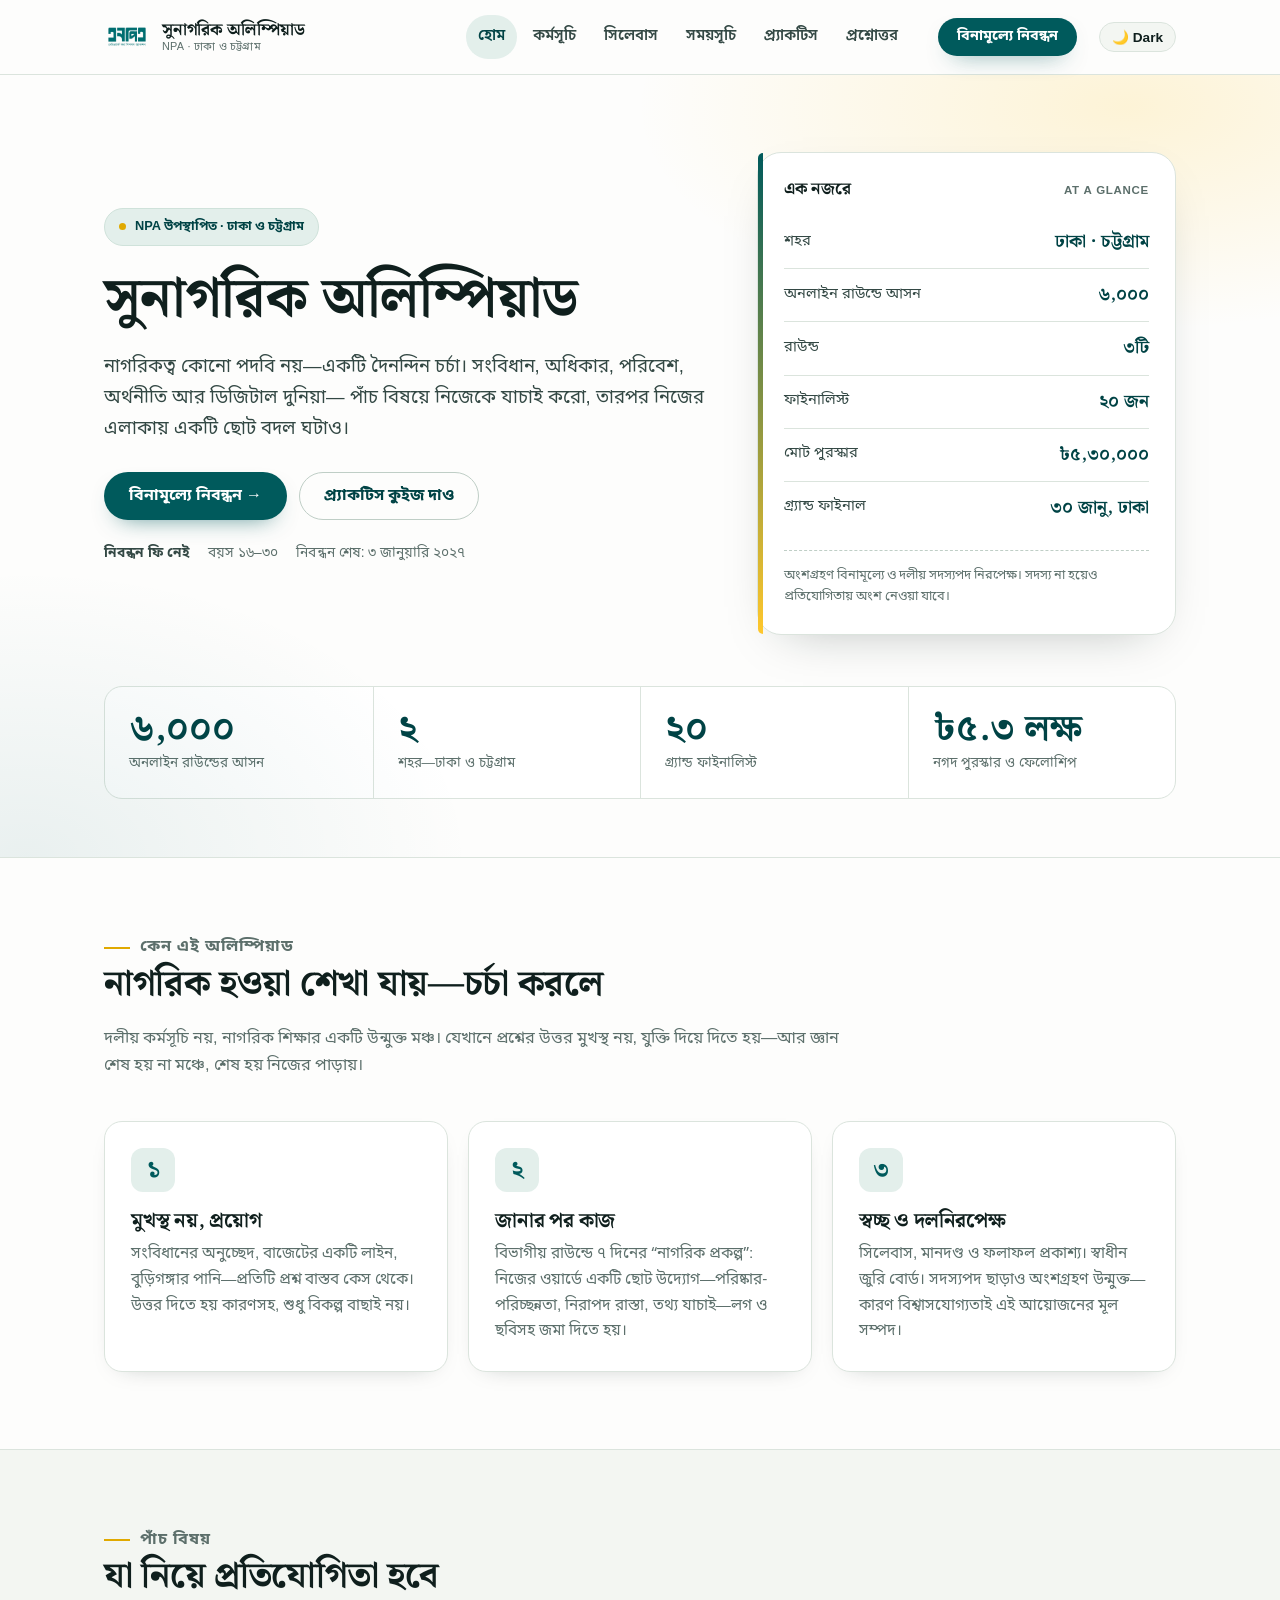
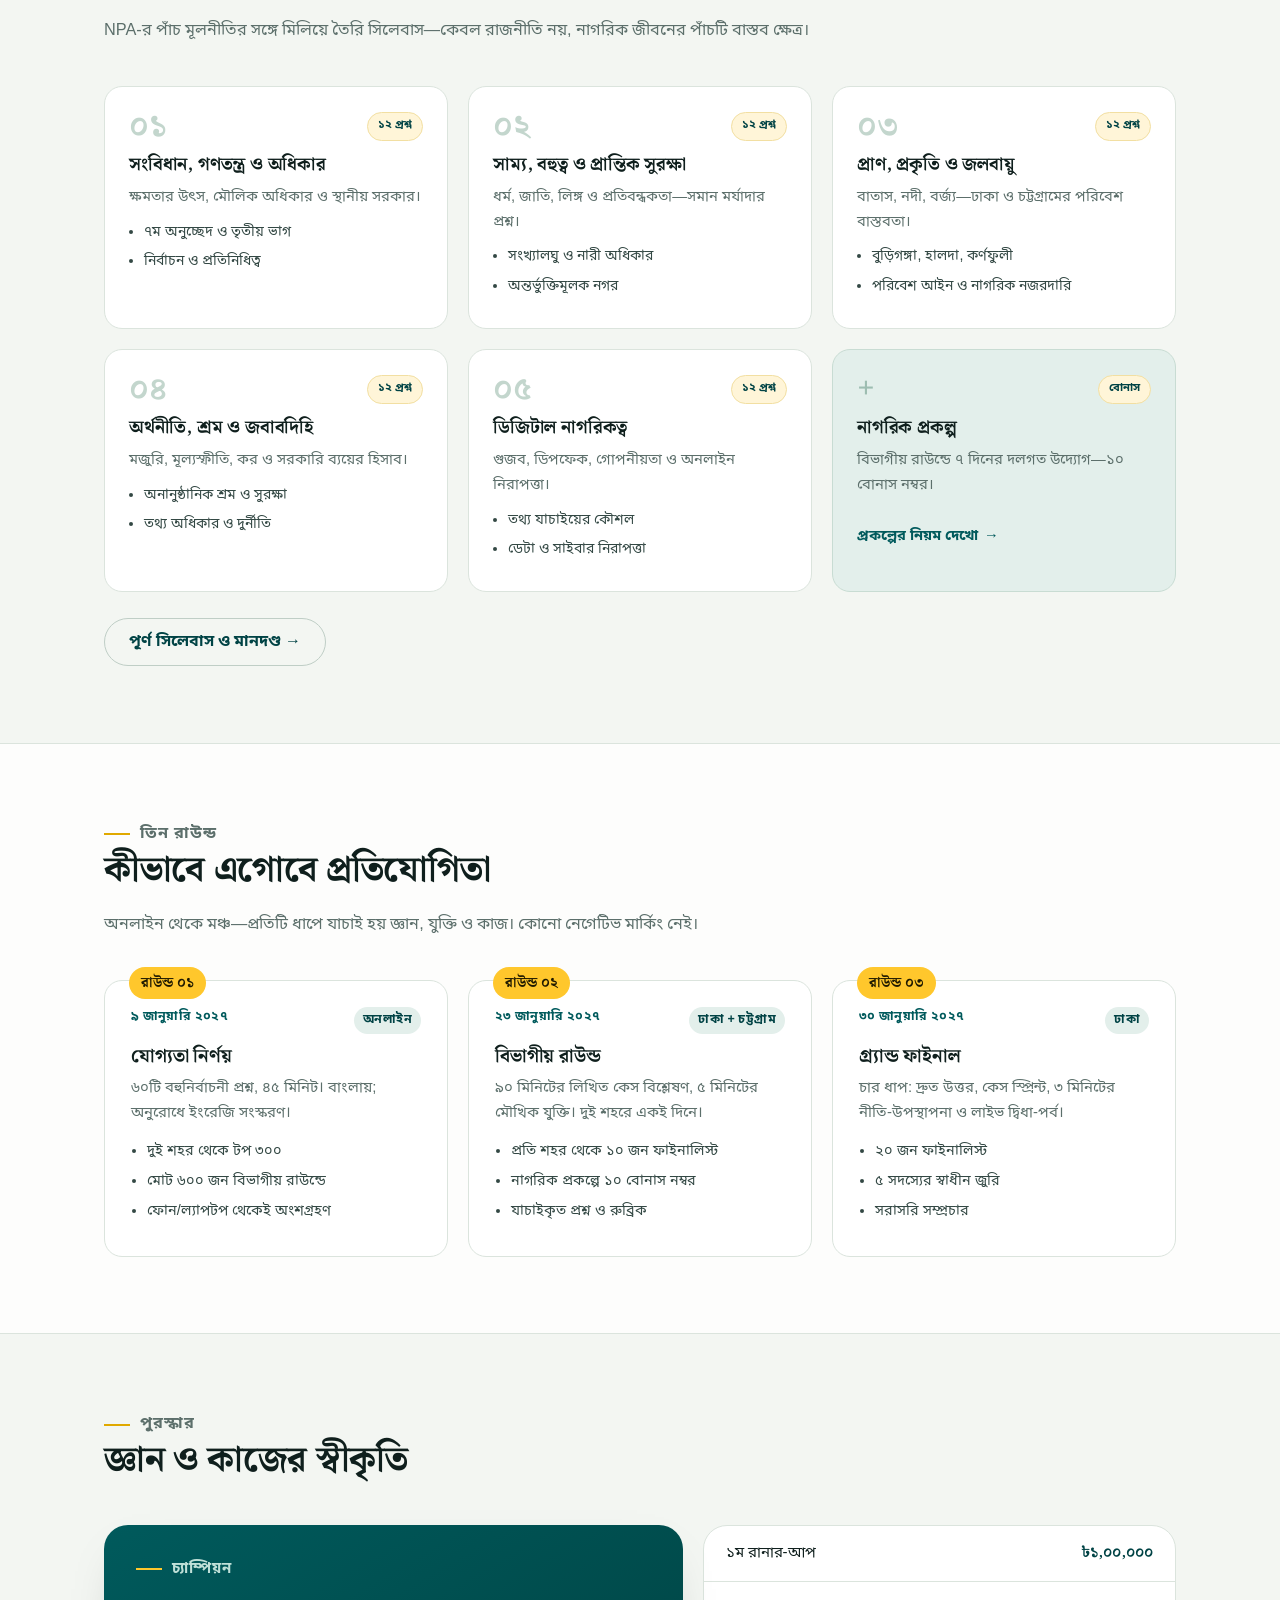
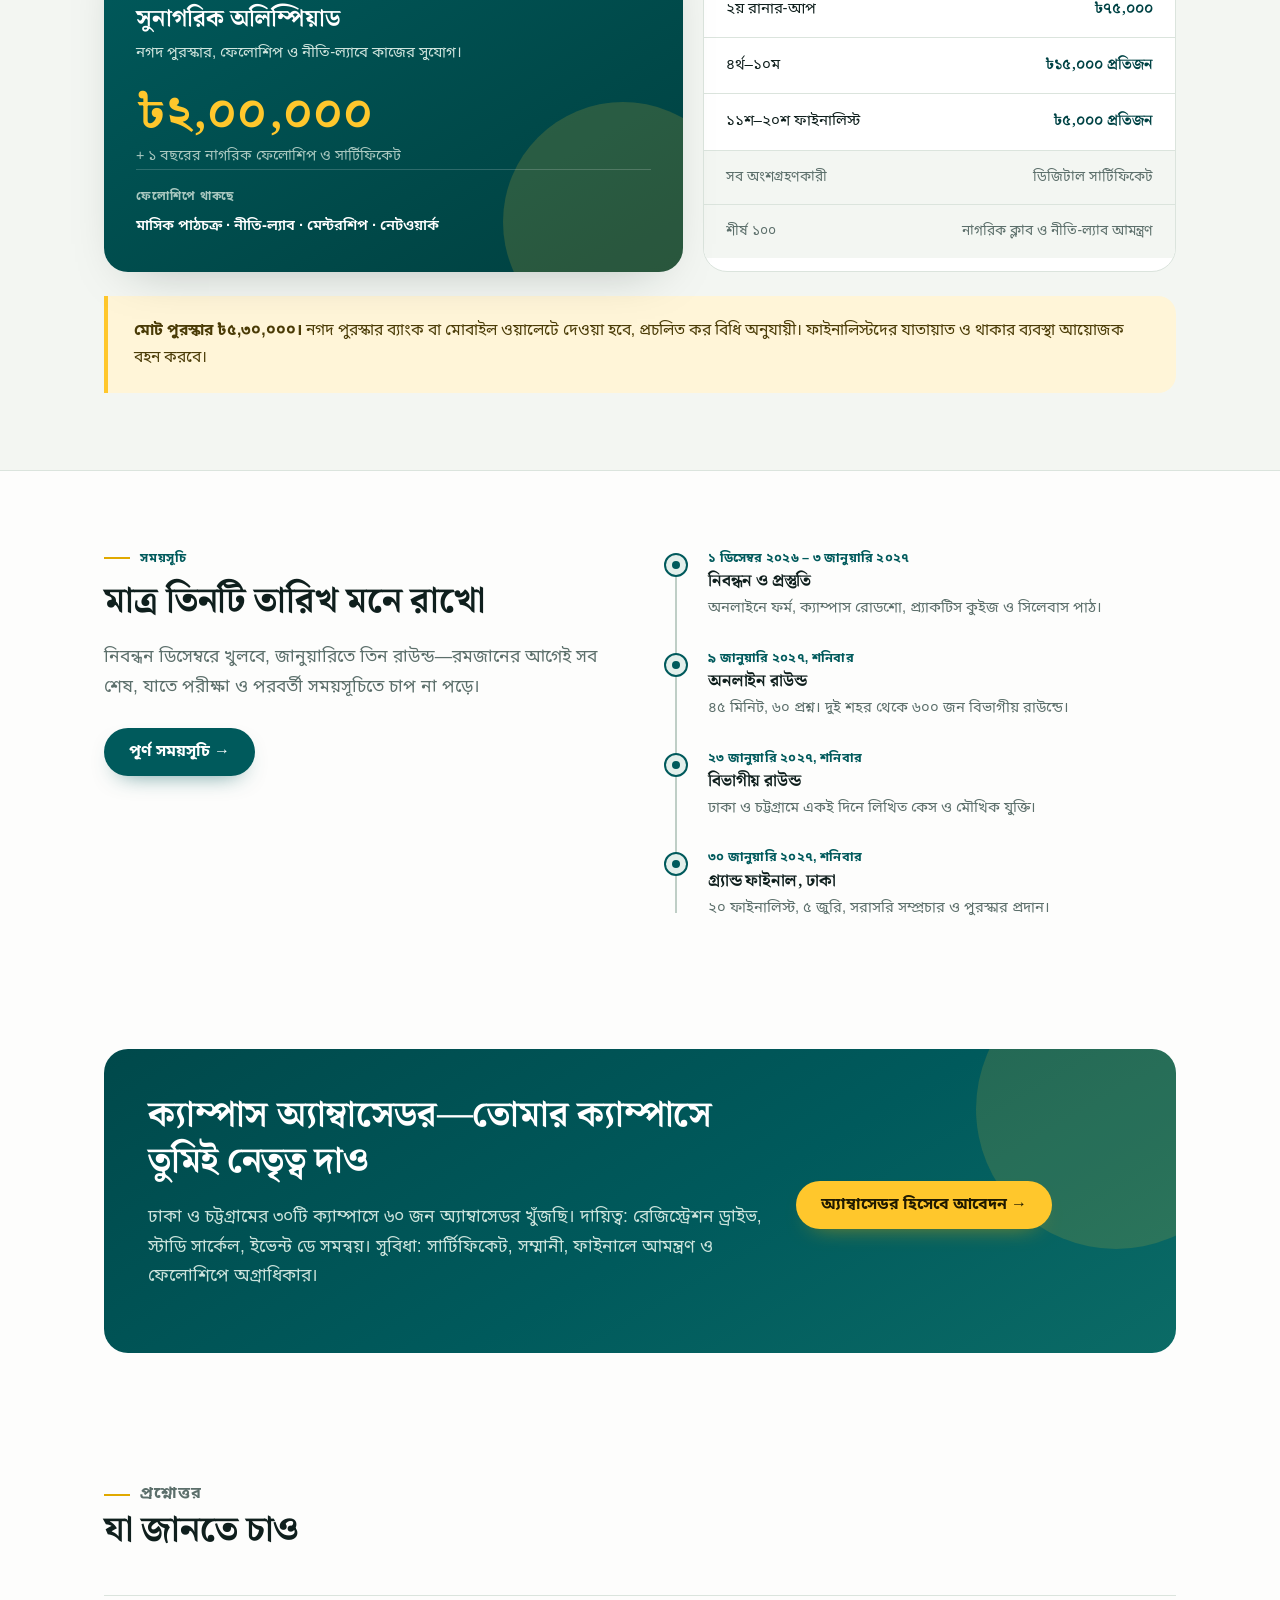
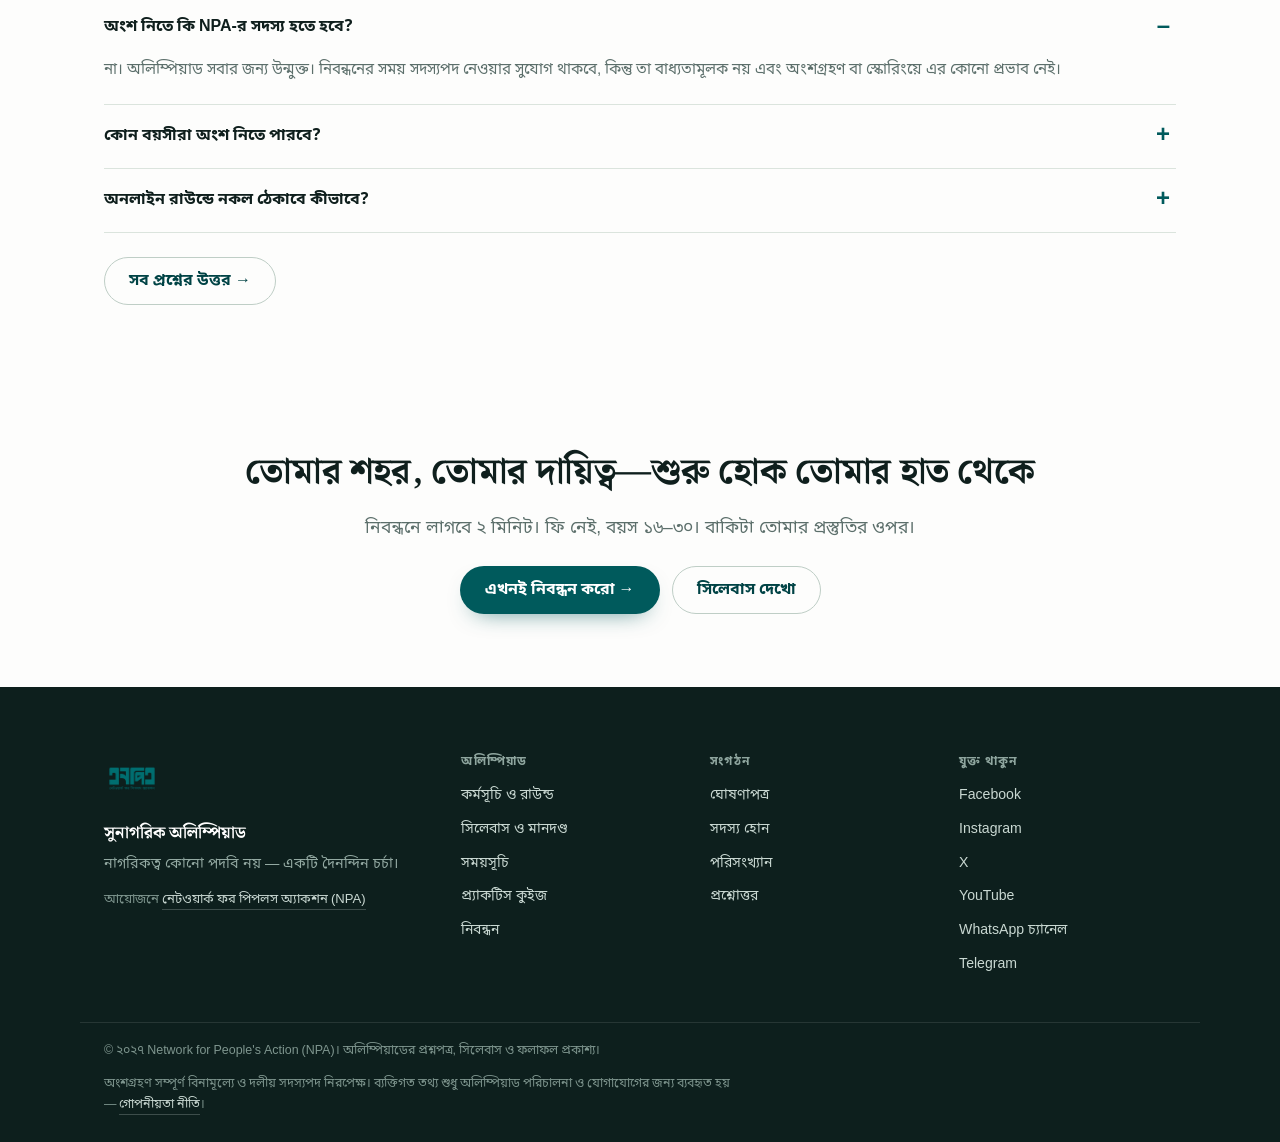
<file: index.html>
<!DOCTYPE html>
<html lang="bn">
<head>
<meta charset="utf-8">
<meta name="viewport" content="width=device-width, initial-scale=1">
<title>সুনাগরিক অলিম্পিয়াড | NPA</title>
<meta name="description" content="ঢাকা ও চট্টগ্রামের তরুণদের জন্য নাগরিক-জ্ঞান ও নাগরিক-কর্মের অলিম্পিয়াড। পাঁচ বিষয়, তিন রাউন্ড, ৬,০০০ আসন, ৫.৩ লক্ষ টাকা পুরস্কার।">
<meta name="theme-color" content="#005a5c">
<meta property="og:type" content="website">
<meta property="og:title" content="সুনাগরিক অলিম্পিয়াড | NPA">
<meta property="og:description" content="ঢাকা ও চট্টগ্রামের তরুণদের জন্য নাগরিক-জ্ঞান ও নাগরিক-কর্মের অলিম্পিয়াড। পাঁচ বিষয়, তিন রাউন্ড, ৬,০০০ আসন, ৫.৩ লক্ষ টাকা পুরস্কার।">
<meta property="og:image" content="assets/img/og-card.png">
<meta property="og:locale" content="bn_BD">
<link rel="icon" href="assets/img/npa-logo.png">
<link rel="stylesheet" href="assets/css/style.css">
<script src="assets/js/config.js" defer></script>
<script src="assets/js/site.js" defer></script>
</head>
<body data-page="index">
<a class="skip-link" href="#main">মূল অংশে যান</a>
<header class="site-header">
  <div class="wrap header-inner">
    <a class="brand" href="index.html">
      <img src="assets/img/npa-logo.png" alt="NPA লোগো" width="48" height="48">
      <span class="brand-text">
        <strong>সুনাগরিক অলিম্পিয়াড</strong>
        <small>NPA · ঢাকা ও চট্টগ্রাম</small>
      </span>
    </a>

    <nav class="nav" id="nav" aria-label="প্রধান মেনু">
      <a class="nav-link is-active" data-nav="index" aria-current="page" href="index.html">হোম</a>
      <a class="nav-link" data-nav="program" href="program.html">কর্মসূচি</a>
      <a class="nav-link" data-nav="syllabus" href="syllabus.html">সিলেবাস</a>
      <a class="nav-link" data-nav="schedule" href="schedule.html">সময়সূচি</a>
      <a class="nav-link" data-nav="quiz" href="quiz.html">প্র্যাকটিস</a>
      <a class="nav-link" data-nav="faq" href="faq.html">প্রশ্নোত্তর</a>
    </nav>

    <a class="btn btn-primary btn-sm nav-cta" href="register.html">বিনামূল্যে নিবন্ধন</a>

    <button class="btn-control-toggle theme-toggle-btn" type="button" aria-label="Toggle theme">🌙 Dark</button> <button class="nav-toggle" type="button" aria-expanded="false" aria-controls="nav" aria-label="মেনু খুলুন">
      <span></span><span></span>
    </button>
  </div>
</header>

<main id="main">
<section class="hero">
  <div class="wrap">
    <div class="hero-grid">
      <div>
        <span class="eyebrow"><span class="dot"></span> NPA উপস্থাপিত · ঢাকা ও চট্টগ্রাম</span>
        <h1>সুনাগরিক অলিম্পিয়াড</h1>
        <p class="hero-lead">
          নাগরিকত্ব কোনো পদবি নয়—একটি দৈনন্দিন চর্চা। সংবিধান, অধিকার, পরিবেশ, অর্থনীতি আর ডিজিটাল দুনিয়া—
          পাঁচ বিষয়ে নিজেকে যাচাই করো, তারপর নিজের এলাকায় একটি ছোট বদল ঘটাও।
        </p>
        <div class="hero-actions">
          <a class="btn btn-primary" href="register.html">বিনামূল্যে নিবন্ধন →</a>
          <a class="btn btn-ghost" href="quiz.html">প্র্যাকটিস কুইজ দাও</a>
        </div>
        <p class="hero-note">
          <span><strong>নিবন্ধন ফি নেই</strong></span>
          <span>বয়স ১৬–৩০</span>
          <span>নিবন্ধন শেষ: ৩ জানুয়ারি ২০২৭</span>
        </p>
      </div>

      <aside class="fact-card" aria-label="এক নজরে অলিম্পিয়াড">
        <h2>এক নজরে <span>AT A GLANCE</span></h2>
        <ul class="fact-list">
          <li><span class="k">শহর</span> <span class="v">ঢাকা · চট্টগ্রাম</span></li>
          <li><span class="k">অনলাইন রাউন্ডে আসন</span> <span class="v">৬,০০০</span></li>
          <li><span class="k">রাউন্ড</span> <span class="v">৩টি</span></li>
          <li><span class="k">ফাইনালিস্ট</span> <span class="v">২০ জন</span></li>
          <li><span class="k">মোট পুরস্কার</span> <span class="v">৳৫,৩০,০০০</span></li>
          <li><span class="k">গ্র্যান্ড ফাইনাল</span> <span class="v">৩০ জানু, ঢাকা</span></li>
        </ul>
        <p class="fact-foot">অংশগ্রহণ বিনামূল্যে ও দলীয় সদস্যপদ নিরপেক্ষ। সদস্য না হয়েও প্রতিযোগিতায় অংশ নেওয়া যাবে।</p>
      </aside>
    </div>

    <div class="stat-band reveal" style="margin-top:clamp(30px,4vw,52px)">
      <div class="stat"><span class="n">৬,০০০</span><span class="l">অনলাইন রাউন্ডের আসন</span></div>
      <div class="stat"><span class="n">২</span><span class="l">শহর—ঢাকা ও চট্টগ্রাম</span></div>
      <div class="stat"><span class="n">২০</span><span class="l">গ্র্যান্ড ফাইনালিস্ট</span></div>
      <div class="stat"><span class="n">৳৫.৩ লক্ষ</span><span class="l">নগদ পুরস্কার ও ফেলোশিপ</span></div>
    </div>
  </div>
</section>

<section class="section" id="why">
  <div class="wrap">
    <div class="section-head reveal">
      <p class="kicker">কেন এই অলিম্পিয়াড</p>
      <h2>নাগরিক হওয়া শেখা যায়—চর্চা করলে</h2>
      <p>দলীয় কর্মসূচি নয়, নাগরিক শিক্ষার একটি উন্মুক্ত মঞ্চ। যেখানে প্রশ্নের উত্তর মুখস্থ নয়, যুক্তি দিয়ে দিতে হয়—আর জ্ঞান শেষ হয় না মঞ্চে, শেষ হয় নিজের পাড়ায়।</p>
    </div>

    <div class="grid grid-3">
      <article class="card reveal">
        <span class="num">১</span>
        <h3>মুখস্থ নয়, প্রয়োগ</h3>
        <p>সংবিধানের অনুচ্ছেদ, বাজেটের একটি লাইন, বুড়িগঙ্গার পানি—প্রতিটি প্রশ্ন বাস্তব কেস থেকে। উত্তর দিতে হয় কারণসহ, শুধু বিকল্প বাছাই নয়।</p>
      </article>
      <article class="card reveal">
        <span class="num">২</span>
        <h3>জানার পর কাজ</h3>
        <p>বিভাগীয় রাউন্ডে ৭ দিনের “নাগরিক প্রকল্প”: নিজের ওয়ার্ডে একটি ছোট উদ্যোগ—পরিষ্কার-পরিচ্ছন্নতা, নিরাপদ রাস্তা, তথ্য যাচাই—লগ ও ছবিসহ জমা দিতে হয়।</p>
      </article>
      <article class="card reveal">
        <span class="num">৩</span>
        <h3>স্বচ্ছ ও দলনিরপেক্ষ</h3>
        <p>সিলেবাস, মানদণ্ড ও ফলাফল প্রকাশ্য। স্বাধীন জুরি বোর্ড। সদস্যপদ ছাড়াও অংশগ্রহণ উন্মুক্ত—কারণ বিশ্বাসযোগ্যতাই এই আয়োজনের মূল সম্পদ।</p>
      </article>
    </div>
  </div>
</section>

<section class="section section-alt" id="themes">
  <div class="wrap">
    <div class="section-head reveal">
      <p class="kicker">পাঁচ বিষয়</p>
      <h2>যা নিয়ে প্রতিযোগিতা হবে</h2>
      <p>NPA-র পাঁচ মূলনীতির সঙ্গে মিলিয়ে তৈরি সিলেবাস—কেবল রাজনীতি নয়, নাগরিক জীবনের পাঁচটি বাস্তব ক্ষেত্র।</p>
    </div>

    <div class="grid grid-3">
      <article class="module reveal">
        <div class="module-top"><span class="no">০১</span><span class="tag">১২ প্রশ্ন</span></div>
        <h3>সংবিধান, গণতন্ত্র ও অধিকার</h3>
        <p>ক্ষমতার উৎস, মৌলিক অধিকার ও স্থানীয় সরকার।</p>
        <ul><li>৭ম অনুচ্ছেদ ও তৃতীয় ভাগ</li><li>নির্বাচন ও প্রতিনিধিত্ব</li></ul>
      </article>
      <article class="module reveal">
        <div class="module-top"><span class="no">০২</span><span class="tag">১২ প্রশ্ন</span></div>
        <h3>সাম্য, বহুত্ব ও প্রান্তিক সুরক্ষা</h3>
        <p>ধর্ম, জাতি, লিঙ্গ ও প্রতিবন্ধকতা—সমান মর্যাদার প্রশ্ন।</p>
        <ul><li>সংখ্যালঘু ও নারী অধিকার</li><li>অন্তর্ভুক্তিমূলক নগর</li></ul>
      </article>
      <article class="module reveal">
        <div class="module-top"><span class="no">০৩</span><span class="tag">১২ প্রশ্ন</span></div>
        <h3>প্রাণ, প্রকৃতি ও জলবায়ু</h3>
        <p>বাতাস, নদী, বর্জ্য—ঢাকা ও চট্টগ্রামের পরিবেশ বাস্তবতা।</p>
        <ul><li>বুড়িগঙ্গা, হালদা, কর্ণফুলী</li><li>পরিবেশ আইন ও নাগরিক নজরদারি</li></ul>
      </article>
      <article class="module reveal">
        <div class="module-top"><span class="no">০৪</span><span class="tag">১২ প্রশ্ন</span></div>
        <h3>অর্থনীতি, শ্রম ও জবাবদিহি</h3>
        <p>মজুরি, মূল্যস্ফীতি, কর ও সরকারি ব্যয়ের হিসাব।</p>
        <ul><li>অনানুষ্ঠানিক শ্রম ও সুরক্ষা</li><li>তথ্য অধিকার ও দুর্নীতি</li></ul>
      </article>
      <article class="module reveal">
        <div class="module-top"><span class="no">০৫</span><span class="tag">১২ প্রশ্ন</span></div>
        <h3>ডিজিটাল নাগরিকত্ব</h3>
        <p>গুজব, ডিপফেক, গোপনীয়তা ও অনলাইন নিরাপত্তা।</p>
        <ul><li>তথ্য যাচাইয়ের কৌশল</li><li>ডেটা ও সাইবার নিরাপত্তা</li></ul>
      </article>
      <article class="module reveal" style="background:var(--teal-soft);border-color:#c8dcd3">
        <div class="module-top"><span class="no" style="color:#9dbdb1">+</span><span class="tag">বোনাস</span></div>
        <h3>নাগরিক প্রকল্প</h3>
        <p>বিভাগীয় রাউন্ডে ৭ দিনের দলগত উদ্যোগ—১০ বোনাস নম্বর।</p>
        <a class="card-link" href="program.html#project">প্রকল্পের নিয়ম দেখো</a>
      </article>
    </div>

    <p style="margin:26px 0 0"><a class="btn btn-ghost" href="syllabus.html">পূর্ণ সিলেবাস ও মানদণ্ড →</a></p>
  </div>
</section>

<section class="section" id="format">
  <div class="wrap">
    <div class="section-head reveal">
      <p class="kicker">তিন রাউন্ড</p>
      <h2>কীভাবে এগোবে প্রতিযোগিতা</h2>
      <p>অনলাইন থেকে মঞ্চ—প্রতিটি ধাপে যাচাই হয় জ্ঞান, যুক্তি ও কাজ। কোনো নেগেটিভ মার্কিং নেই।</p>
    </div>

    <div class="rounds">
      <article class="round reveal">
        <span class="idx">রাউন্ড ০১</span>
        <p class="when"><span>৯ জানুয়ারি ২০২৭</span><span class="pill">অনলাইন</span></p>
        <h3>যোগ্যতা নির্ণয়</h3>
        <p>৬০টি বহুনির্বাচনী প্রশ্ন, ৪৫ মিনিট। বাংলায়; অনুরোধে ইংরেজি সংস্করণ।</p>
        <ul><li>দুই শহর থেকে টপ ৩০০</li><li>মোট ৬০০ জন বিভাগীয় রাউন্ডে</li><li>ফোন/ল্যাপটপ থেকেই অংশগ্রহণ</li></ul>
      </article>
      <article class="round reveal">
        <span class="idx">রাউন্ড ০২</span>
        <p class="when"><span>২৩ জানুয়ারি ২০২৭</span><span class="pill">ঢাকা + চট্টগ্রাম</span></p>
        <h3>বিভাগীয় রাউন্ড</h3>
        <p>৯০ মিনিটের লিখিত কেস বিশ্লেষণ, ৫ মিনিটের মৌখিক যুক্তি। দুই শহরে একই দিনে।</p>
        <ul><li>প্রতি শহর থেকে ১০ জন ফাইনালিস্ট</li><li>নাগরিক প্রকল্পে ১০ বোনাস নম্বর</li><li>যাচাইকৃত প্রশ্ন ও রুব্রিক</li></ul>
      </article>
      <article class="round reveal">
        <span class="idx">রাউন্ড ০৩</span>
        <p class="when"><span>৩০ জানুয়ারি ২০২৭</span><span class="pill">ঢাকা</span></p>
        <h3>গ্র্যান্ড ফাইনাল</h3>
        <p>চার ধাপ: দ্রুত উত্তর, কেস স্প্রিন্ট, ৩ মিনিটের নীতি-উপস্থাপনা ও লাইভ দ্বিধা-পর্ব।</p>
        <ul><li>২০ জন ফাইনালিস্ট</li><li>৫ সদস্যের স্বাধীন জুরি</li><li>সরাসরি সম্প্রচার</li></ul>
      </article>
    </div>
  </div>
</section>

<section class="section section-alt" id="prizes">
  <div class="wrap">
    <div class="section-head reveal">
      <p class="kicker">পুরস্কার</p>
      <h2>জ্ঞান ও কাজের স্বীকৃতি</h2>
    </div>

    <div class="prize-grid">
      <div class="prize-main reveal">
        <p class="kicker">চ্যাম্পিয়ন</p>
        <h3>সুনাগরিক অলিম্পিয়াড</h3>
        <p>নগদ পুরস্কার, ফেলোশিপ ও নীতি-ল্যাবে কাজের সুযোগ।</p>
        <span class="prize-amount">৳২,০০,০০০</span>
        <small>+ ১ বছরের নাগরিক ফেলোশিপ ও সার্টিফিকেট</small>
        <div class="prize-perks">
          <span>ফেলোশিপে থাকছে</span>
          <strong>মাসিক পাঠচক্র · নীতি-ল্যাব · মেন্টরশিপ · নেটওয়ার্ক</strong>
        </div>
      </div>
      <ul class="prize-list reveal">
        <li><span>১ম রানার-আপ</span><span class="amt">৳১,০০,০০০</span></li>
        <li><span>২য় রানার-আপ</span><span class="amt">৳৭৫,০০০</span></li>
        <li><span>৪র্থ–১০ম</span><span class="amt">৳১৫,০০০ প্রতিজন</span></li>
        <li><span>১১শ–২০শ ফাইনালিস্ট</span><span class="amt">৳৫,০০০ প্রতিজন</span></li>
        <li class="perk"><span>সব অংশগ্রহণকারী</span><span>ডিজিটাল সার্টিফিকেট</span></li>
        <li class="perk"><span>শীর্ষ ১০০</span><span>নাগরিক ক্লাব ও নীতি-ল্যাব আমন্ত্রণ</span></li>
      </ul>
    </div>

    <div class="callout reveal" style="margin-top:24px">
      <p><strong>মোট পুরস্কার ৳৫,৩০,০০০।</strong> নগদ পুরস্কার ব্যাংক বা মোবাইল ওয়ালেটে দেওয়া হবে, প্রচলিত কর বিধি অনুযায়ী। ফাইনালিস্টদের যাতায়াত ও থাকার ব্যবস্থা আয়োজক বহন করবে।</p>
    </div>
  </div>
</section>

<section class="section" id="dates">
  <div class="wrap">
    <div class="two-col">
      <div class="reveal">
        <p class="kicker">সময়সূচি</p>
        <h2>মাত্র তিনটি তারিখ মনে রাখো</h2>
        <p class="muted">নিবন্ধন ডিসেম্বরে খুলবে, জানুয়ারিতে তিন রাউন্ড—রমজানের আগেই সব শেষ, যাতে পরীক্ষা ও পরবর্তী সময়সূচিতে চাপ না পড়ে।</p>
        <a class="btn btn-primary" href="schedule.html" style="margin-top:8px">পূর্ণ সময়সূচি →</a>
      </div>
      <ol class="timeline reveal">
        <li class="is-key">
          <span class="dot" aria-hidden="true"></span>
          <p class="date">১ ডিসেম্বর ২০২৬ – ৩ জানুয়ারি ২০২৭</p>
          <h3>নিবন্ধন ও প্রস্তুতি</h3>
          <p>অনলাইনে ফর্ম, ক্যাম্পাস রোডশো, প্র্যাকটিস কুইজ ও সিলেবাস পাঠ।</p>
        </li>
        <li class="is-key">
          <span class="dot" aria-hidden="true"></span>
          <p class="date">৯ জানুয়ারি ২০২৭, শনিবার</p>
          <h3>অনলাইন রাউন্ড</h3>
          <p>৪৫ মিনিট, ৬০ প্রশ্ন। দুই শহর থেকে ৬০০ জন বিভাগীয় রাউন্ডে।</p>
        </li>
        <li class="is-key">
          <span class="dot" aria-hidden="true"></span>
          <p class="date">২৩ জানুয়ারি ২০২৭, শনিবার</p>
          <h3>বিভাগীয় রাউন্ড</h3>
          <p>ঢাকা ও চট্টগ্রামে একই দিনে লিখিত কেস ও মৌখিক যুক্তি।</p>
        </li>
        <li class="is-key">
          <span class="dot" aria-hidden="true"></span>
          <p class="date">৩০ জানুয়ারি ২০২৭, শনিবার</p>
          <h3>গ্র্যান্ড ফাইনাল, ঢাকা</h3>
          <p>২০ ফাইনালিস্ট, ৫ জুরি, সরাসরি সম্প্রচার ও পুরস্কার প্রদান।</p>
        </li>
      </ol>
    </div>
  </div>
</section>

<section class="section-tight">
  <div class="wrap">
    <div class="band reveal">
      <div class="band-grid">
        <div>
          <h2>ক্যাম্পাস অ্যাম্বাসেডর—তোমার ক্যাম্পাসে তুমিই নেতৃত্ব দাও</h2>
          <p>ঢাকা ও চট্টগ্রামের ৩০টি ক্যাম্পাসে ৬০ জন অ্যাম্বাসেডর খুঁজছি। দায়িত্ব: রেজিস্ট্রেশন ড্রাইভ, স্টাডি সার্কেল, ইভেন্ট ডে সমন্বয়। সুবিধা: সার্টিফিকেট, সম্মানী, ফাইনালে আমন্ত্রণ ও ফেলোশিপে অগ্রাধিকার।</p>
        </div>
        <div>
          <a class="btn btn-amber" href="register.html#ambassador">অ্যাম্বাসেডর হিসেবে আবেদন →</a>
        </div>
      </div>
    </div>
  </div>
</section>

<section class="section" id="faq-preview">
  <div class="wrap">
    <div class="section-head reveal">
      <p class="kicker">প্রশ্নোত্তর</p>
      <h2>যা জানতে চাও</h2>
    </div>
    <div class="accordion reveal">
      <details open>
        <summary>অংশ নিতে কি NPA-র সদস্য হতে হবে?</summary>
        <div class="answer"><p>না। অলিম্পিয়াড সবার জন্য উন্মুক্ত। নিবন্ধনের সময় সদস্যপদ নেওয়ার সুযোগ থাকবে, কিন্তু তা বাধ্যতামূলক নয় এবং অংশগ্রহণ বা স্কোরিংয়ে এর কোনো প্রভাব নেই।</p></div>
      </details>
      <details>
        <summary>কোন বয়সীরা অংশ নিতে পারবে?</summary>
        <div class="answer"><p>২০২৭ সালের ৯ জানুয়ারি তারিখে ১৬ থেকে ৩০ বছর বয়সী যে কেউ—শিক্ষার্থী, চাকরিজীবী বা উদ্যোক্তা। ঢাকা বা চট্টগ্রামে বসবাস বা পড়াশোনা করতে হবে।</p></div>
      </details>
      <details>
        <summary>অনলাইন রাউন্ডে নকল ঠেকাবে কীভাবে?</summary>
        <div class="answer"><p>প্রশ্নের ক্রম ও বিকল্প এলোমেলো, নির্দিষ্ট সময়সীমা, একাধিক এন্ট্রি শনাক্তকরণ এবং বিভাগীয় রাউন্ডে সশরীরে যাচাই—এই তিন স্তরে স্বচ্ছতা নিশ্চিত করা হয়।</p></div>
      </details>
    </div>
    <p style="margin-top:24px"><a class="btn btn-ghost" href="faq.html">সব প্রশ্নের উত্তর →</a></p>
  </div>
</section>

<section class="section-tight">
  <div class="wrap center reveal">
    <h2>তোমার শহর, তোমার দায়িত্ব—শুরু হোক তোমার হাত থেকে</h2>
    <p class="muted" style="max-width:44em;margin:0 auto 22px">নিবন্ধনে লাগবে ২ মিনিট। ফি নেই, বয়স ১৬–৩০। বাকিটা তোমার প্রস্তুতির ওপর।</p>
    <div class="hero-actions" style="justify-content:center">
      <a class="btn btn-primary" href="register.html">এখনই নিবন্ধন করো →</a>
      <a class="btn btn-ghost" href="syllabus.html">সিলেবাস দেখো</a>
    </div>
  </div>
</section>
</main>
<footer class="site-footer">
  <div class="wrap footer-grid">
    <div class="footer-brand">
      <img src="assets/img/npa-logo.png" alt="" width="56" height="56">
      <p class="footer-word">সুনাগরিক অলিম্পিয়াড</p>
      <p class="footer-line">নাগরিকত্ব কোনো পদবি নয় — একটি দৈনন্দিন চর্চা।</p>
      <p class="footer-org">আয়োজনে <a href="https://ournpa.org/" target="_blank" rel="noopener">নেটওয়ার্ক ফর পিপলস অ্যাকশন (NPA)</a></p>
    </div>

    <nav class="footer-col" aria-label="অলিম্পিয়াড">
      <h3>অলিম্পিয়াড</h3>
      <a href="program.html">কর্মসূচি ও রাউন্ড</a>
      <a href="syllabus.html">সিলেবাস ও মানদণ্ড</a>
      <a href="schedule.html">সময়সূচি</a>
      <a href="quiz.html">প্র্যাকটিস কুইজ</a>
      <a href="register.html">নিবন্ধন</a>
    </nav>

    <nav class="footer-col" aria-label="সংগঠন">
      <h3>সংগঠন</h3>
      <a href="https://ournpa.org/manifesto" target="_blank" rel="noopener">ঘোষণাপত্র</a>
      <a href="https://ournpa.org/membership" target="_blank" rel="noopener">সদস্য হোন</a>
      <a href="https://ournpa.org/statistics" target="_blank" rel="noopener">পরিসংখ্যান</a>
      <a href="faq.html">প্রশ্নোত্তর</a>
    </nav>

    <div class="footer-col footer-social">
      <h3>যুক্ত থাকুন</h3>
      <a href="https://www.facebook.com/ournpa" target="_blank" rel="noopener">Facebook</a>
      <a href="https://www.instagram.com/ournpa/" target="_blank" rel="noopener">Instagram</a>
      <a href="https://x.com/our_npa" target="_blank" rel="noopener">X</a>
      <a href="https://www.youtube.com/@our_npa" target="_blank" rel="noopener">YouTube</a>
      <a href="https://whatsapp.com/channel/0029Vb7qlDq1CYoQKV0MlK2Z" target="_blank" rel="noopener">WhatsApp চ্যানেল</a>
      <a href="https://t.me/our_npa" target="_blank" rel="noopener">Telegram</a>
    </div>
  </div>

  <div class="wrap footer-bottom">
    <p>© ২০২৭ Network for People's Action (NPA)। অলিম্পিয়াডের প্রশ্নপত্র, সিলেবাস ও ফলাফল প্রকাশ্য।</p>
    <p class="footer-legal">অংশগ্রহণ সম্পূর্ণ বিনামূল্যে ও দলীয় সদস্যপদ নিরপেক্ষ। ব্যক্তিগত তথ্য শুধু অলিম্পিয়াড পরিচালনা ও যোগাযোগের জন্য ব্যবহৃত হয় — <a href="faq.html#privacy">গোপনীয়তা নীতি</a>।</p>
  </div>
</footer>
</file>
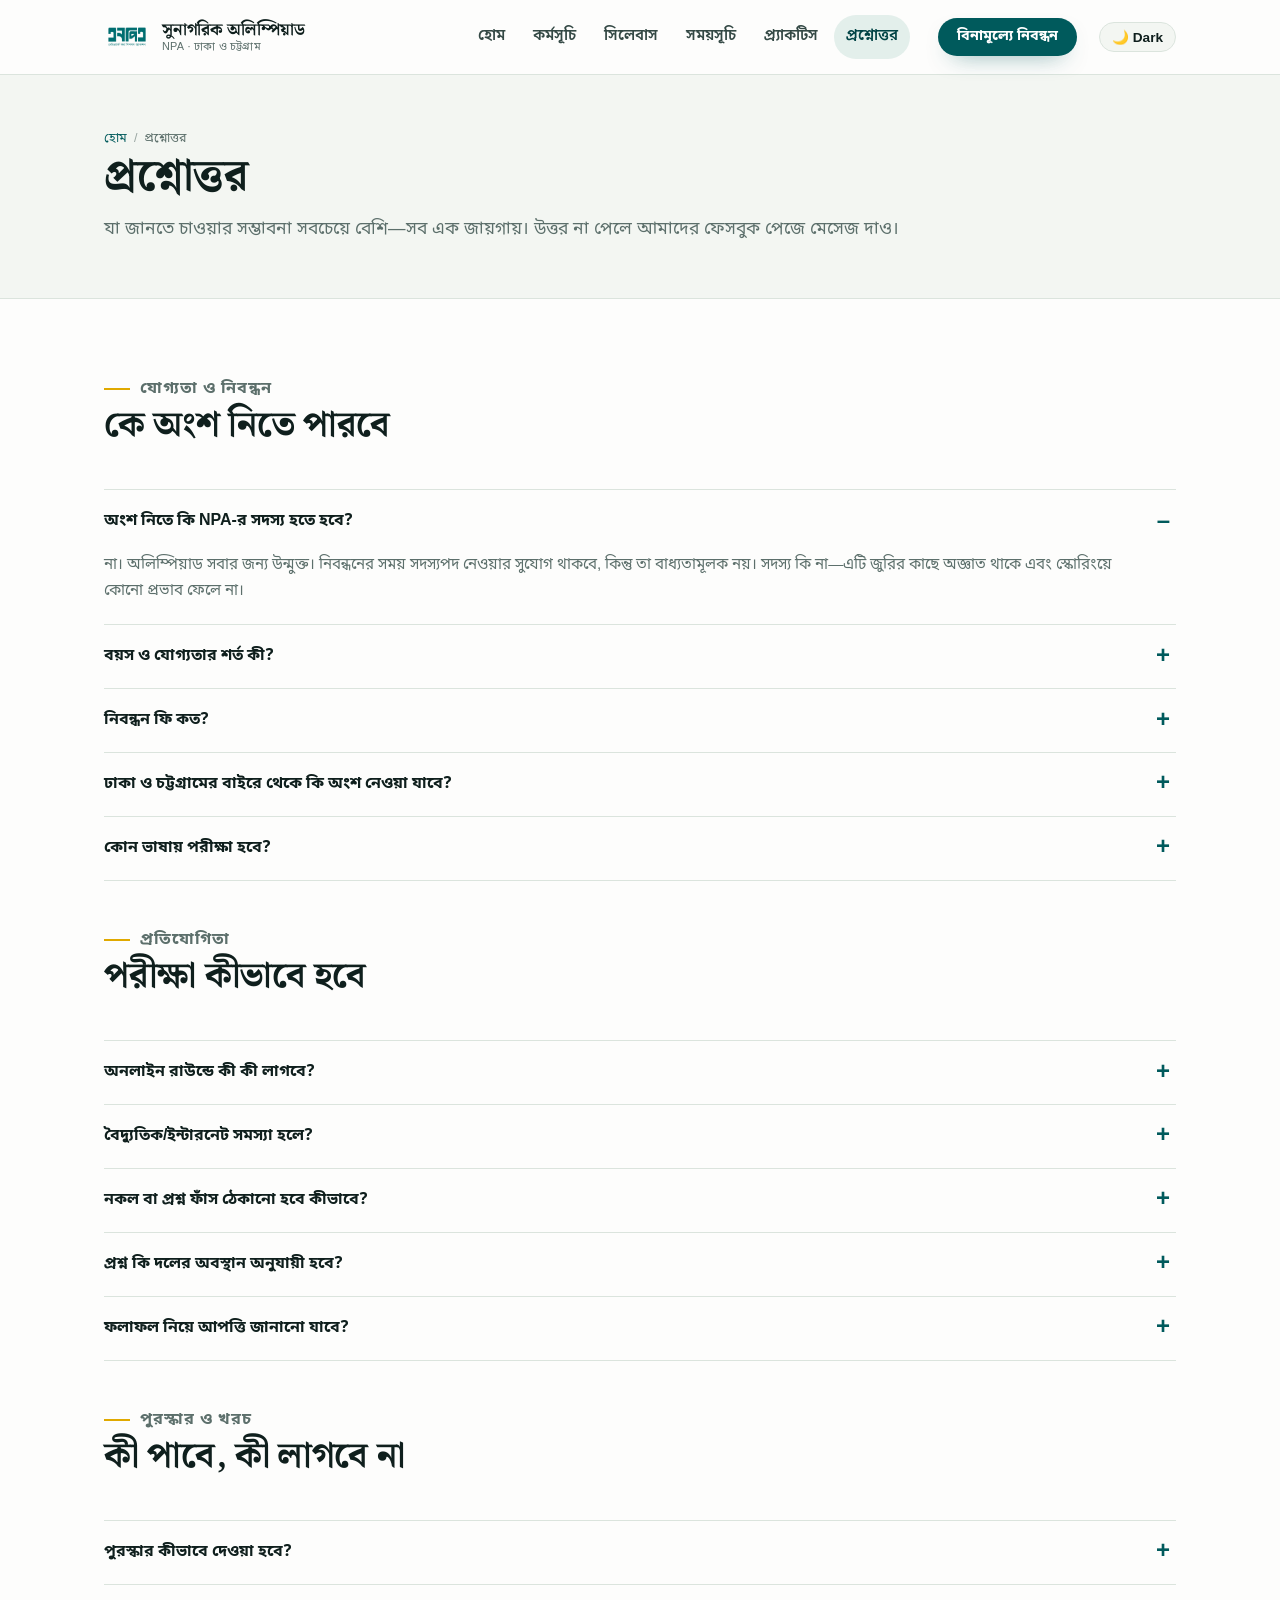
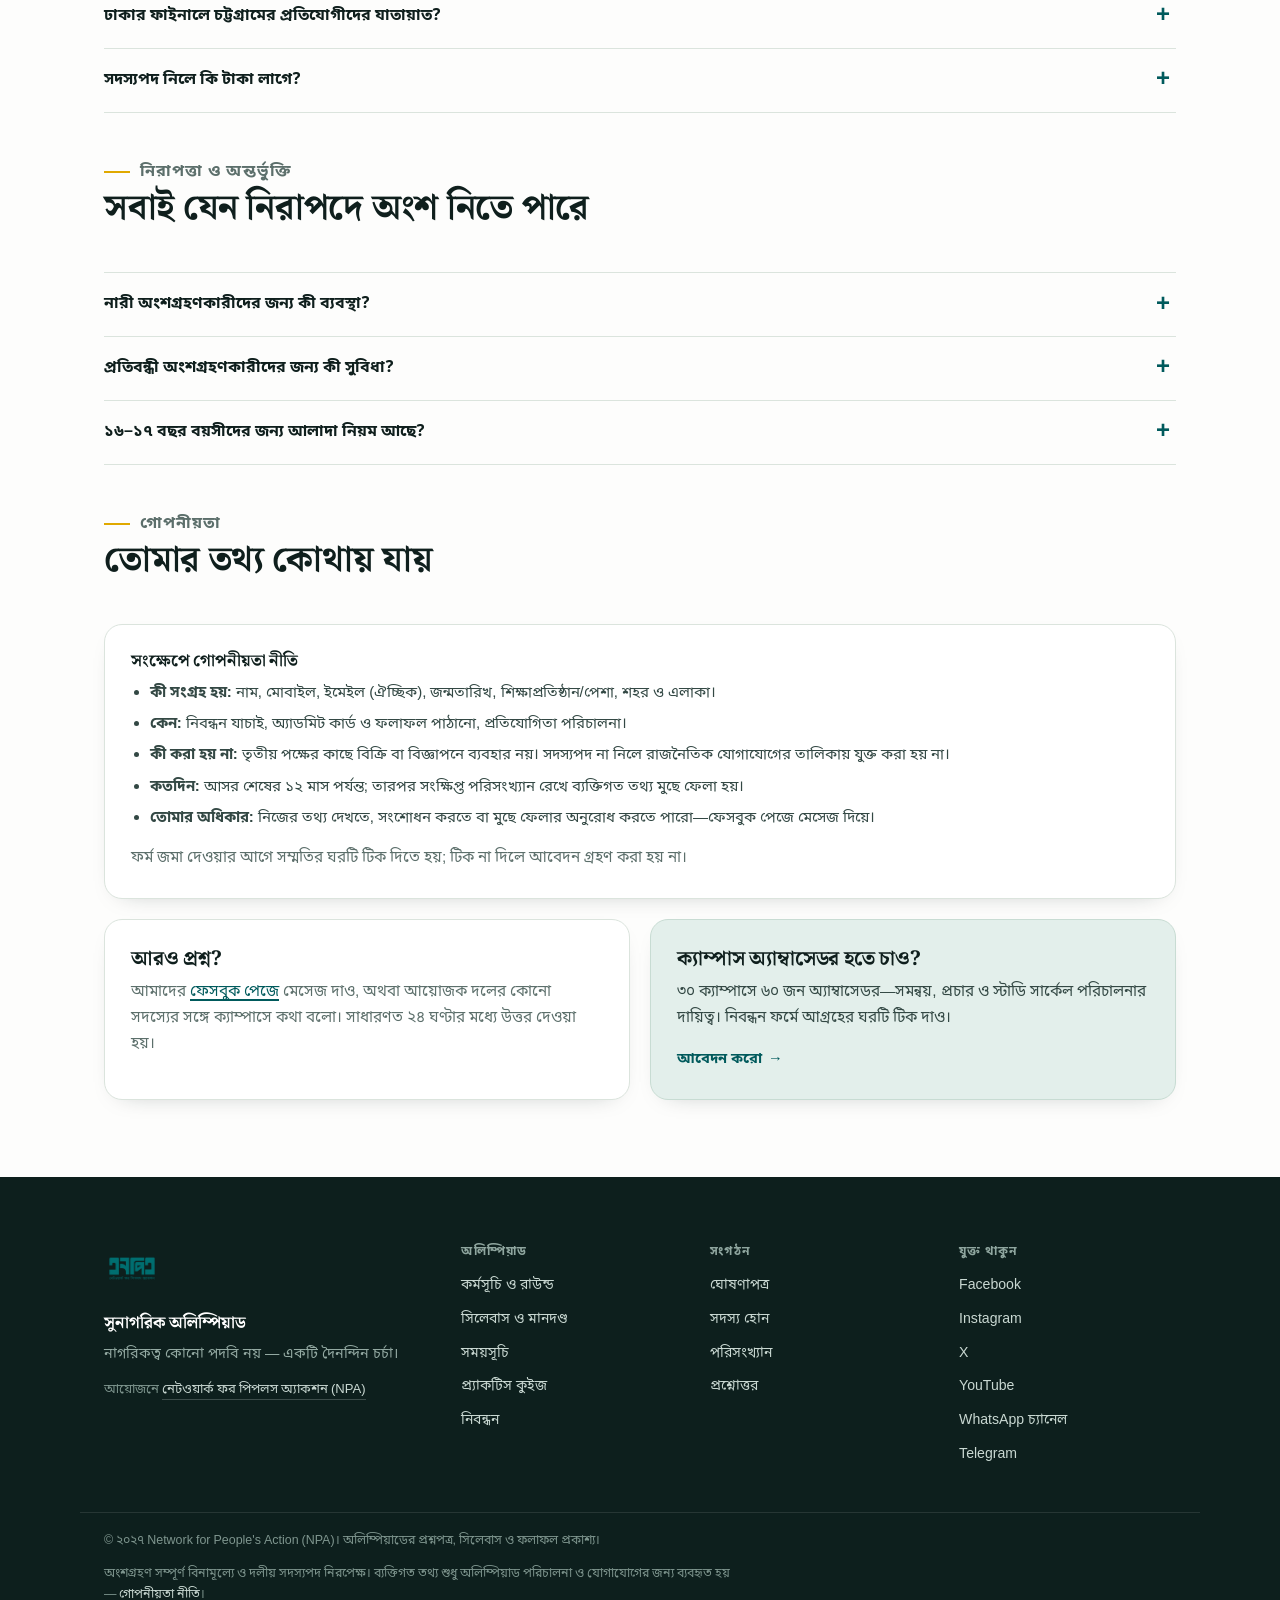
<file: faq.html>
<!DOCTYPE html>
<html lang="bn">
<head>
<meta charset="utf-8">
<meta name="viewport" content="width=device-width, initial-scale=1">
<title>প্রশ্নোত্তর ও গোপনীয়তা | সুনাগরিক অলিম্পিয়াড</title>
<meta name="description" content="যোগ্যতা, ফি, ভাষা, নকল প্রতিরোধ, পুরস্কার, নিরাপত্তা, অন্তর্ভুক্তি ও ব্যক্তিগত তথ্যের ব্যবহার নিয়ে বিস্তারিত উত্তর।">
<meta name="theme-color" content="#005a5c">
<meta property="og:type" content="website">
<meta property="og:title" content="প্রশ্নোত্তর ও গোপনীয়তা | সুনাগরিক অলিম্পিয়াড">
<meta property="og:description" content="যোগ্যতা, ফি, ভাষা, নকল প্রতিরোধ, পুরস্কার, নিরাপত্তা, অন্তর্ভুক্তি ও ব্যক্তিগত তথ্যের ব্যবহার নিয়ে বিস্তারিত উত্তর।">
<meta property="og:image" content="assets/img/og-card.png">
<meta property="og:locale" content="bn_BD">
<link rel="icon" href="assets/img/npa-logo.png">
<link rel="stylesheet" href="assets/css/style.css">
<script src="assets/js/config.js" defer></script>
<script src="assets/js/site.js" defer></script>
</head>
<body data-page="faq">
<a class="skip-link" href="#main">মূল অংশে যান</a>
<header class="site-header">
  <div class="wrap header-inner">
    <a class="brand" href="index.html">
      <img src="assets/img/npa-logo.png" alt="NPA লোগো" width="48" height="48">
      <span class="brand-text">
        <strong>সুনাগরিক অলিম্পিয়াড</strong>
        <small>NPA · ঢাকা ও চট্টগ্রাম</small>
      </span>
    </a>

    <nav class="nav" id="nav" aria-label="প্রধান মেনু">
      <a class="nav-link" data-nav="index" href="index.html">হোম</a>
      <a class="nav-link" data-nav="program" href="program.html">কর্মসূচি</a>
      <a class="nav-link" data-nav="syllabus" href="syllabus.html">সিলেবাস</a>
      <a class="nav-link" data-nav="schedule" href="schedule.html">সময়সূচি</a>
      <a class="nav-link" data-nav="quiz" href="quiz.html">প্র্যাকটিস</a>
      <a class="nav-link is-active" data-nav="faq" aria-current="page" href="faq.html">প্রশ্নোত্তর</a>
    </nav>

    <a class="btn btn-primary btn-sm nav-cta" href="register.html">বিনামূল্যে নিবন্ধন</a>

    <button class="btn-control-toggle theme-toggle-btn" type="button" aria-label="Toggle theme">🌙 Dark</button> <button class="nav-toggle" type="button" aria-expanded="false" aria-controls="nav" aria-label="মেনু খুলুন">
      <span></span><span></span>
    </button>
  </div>
</header>

<main id="main">
<section class="page-head">
  <div class="wrap">
    <p class="crumbs"><a href="index.html">হোম</a><span>/</span>প্রশ্নোত্তর</p>
    <h1>প্রশ্নোত্তর</h1>
    <p>যা জানতে চাওয়ার সম্ভাবনা সবচেয়ে বেশি—সব এক জায়গায়। উত্তর না পেলে আমাদের ফেসবুক পেজে মেসেজ দাও।</p>
  </div>
</section>

<section class="section">
  <div class="wrap">

    <div class="section-head reveal">
      <p class="kicker">যোগ্যতা ও নিবন্ধন</p>
      <h2>কে অংশ নিতে পারবে</h2>
    </div>
    <div class="accordion reveal" style="margin-bottom:46px">
      <details open>
        <summary>অংশ নিতে কি NPA-র সদস্য হতে হবে?</summary>
        <div class="answer"><p>না। অলিম্পিয়াড সবার জন্য উন্মুক্ত। নিবন্ধনের সময় সদস্যপদ নেওয়ার সুযোগ থাকবে, কিন্তু তা বাধ্যতামূলক নয়। সদস্য কি না—এটি জুরির কাছে অজ্ঞাত থাকে এবং স্কোরিংয়ে কোনো প্রভাব ফেলে না।</p></div>
      </details>
      <details>
        <summary>বয়স ও যোগ্যতার শর্ত কী?</summary>
        <div class="answer"><p>২০২৭ সালের ৯ জানুয়ারি তারিখে ১৬ থেকে ৩০ বছর বয়স হতে হবে। ঢাকা বা চট্টগ্রাম জেলায় বসবাস, পড়াশোনা বা কাজ করতে হবে। শিক্ষার্থী, চাকরিজীবী, উদ্যোক্তা—সবাই অংশ নিতে পারবে। কোনো ডিগ্রি বা সিজিপিএ লাগবে না।</p></div>
      </details>
      <details>
        <summary>নিবন্ধন ফি কত?</summary>
        <div class="answer"><p>শূন্য। নিবন্ধন, পরীক্ষা, বিভাগীয় রাউন্ড—সব বিনামূল্যে। কেউ টাকা চাইলে তা প্রতারণা; সঙ্গে সঙ্গে আমাদের ফেসবুক পেজে জানাতে হবে।</p></div>
      </details>
      <details>
        <summary>ঢাকা ও চট্টগ্রামের বাইরে থেকে কি অংশ নেওয়া যাবে?</summary>
        <div class="answer"><p>এই আসরটি দুটি শহরের জন্য। অন্য জেলা থেকে হলে পরবর্তী আসরে বিস্তারের পরিকল্পনা আছে—নিবন্ধিত থাকলে সময়মতো জানানো হবে। তবে ঢাকা বা চট্টগ্রামে অস্থায়ীভাবে থাকলেও (হোস্টেল, বাসা) অংশ নেওয়া যাবে।</p></div>
      </details>
      <details>
        <summary>কোন ভাষায় পরীক্ষা হবে?</summary>
        <div class="answer"><p>প্রশ্ন বাংলায়। ইংরেজি মাধ্যমে পড়ুয়া বা প্রবাসফেরত অংশগ্রহণকারীরা নিবন্ধনের সময় ইংরেজি সংস্করণ চাইতে পারবেন—আবেদনের ৭ দিন আগে পর্যন্ত। দুই সংস্করণের মান ও নম্বর একই থাকবে।</p></div>
      </details>
    </div>

    <div class="section-head reveal">
      <p class="kicker">প্রতিযোগিতা</p>
      <h2>পরীক্ষা কীভাবে হবে</h2>
    </div>
    <div class="accordion reveal" style="margin-bottom:46px">
      <details>
        <summary>অনলাইন রাউন্ডে কী কী লাগবে?</summary>
        <div class="answer"><p>একটি স্মার্টফোন বা কম্পিউটার এবং স্থিতিশীল ইন্টারনেট। ৬ জানুয়ারি এসএমএস ও ইমেইলে লগইন লিংক যাবে। ৯ জানুয়ারি সকাল ১০:০০ থেকে ১০:৪৫—একক স্লট, সবার জন্য একই সময়।</p></div>
      </details>
      <details>
        <summary>বৈদ্যুতিক/ইন্টারনেট সমস্যা হলে?</summary>
        <div class="answer"><p>স্লটের ২৪ ঘণ্টার মধ্যে ফেসবুক পেজ বা হেল্পলাইনে জানালে ১১ জানুয়ারি মেক-আপ স্লটে অংশ নেওয়া যাবে। প্রমাণ হিসেবে স্ক্রিনশট বা সমস্যার সময় উল্লেখ করাই যথেষ্ট।</p></div>
      </details>
      <details>
        <summary>নকল বা প্রশ্ন ফাঁস ঠেকানো হবে কীভাবে?</summary>
        <div class="answer"><p>প্রশ্নের ক্রম ও বিকল্প এলোমেলো করা হয়; সেশনভিত্তিক সময়সীমা থাকে; একই ডিভাইস/নম্বর থেকে একাধিক এন্ট্রি শনাক্ত করা হয়। বিভাগীয় রাউন্ডে সশরীরে পরিচয় যাচাই হয়। অনিয়ম প্রমাণিত হলে তাৎক্ষণিক অযোগ্যতা, এবং পরবর্তী দুটি আসরে অংশগ্রহণে নিষেধাজ্ঞা।</p></div>
      </details>
      <details>
        <summary>প্রশ্ন কি দলের অবস্থান অনুযায়ী হবে?</summary>
        <div class="answer"><p>না। প্রশ্ন তৈরি হয় সংবিধান, প্রচলিত আইন, সরকারি প্রতিবেদন ও স্বীকৃত গবেষণা থেকে। কোনো দলীয় দলিল পরীক্ষার উৎস নয়। প্রতিটি প্রশ্ন তিন ধাপে যাচাই হয় এবং সঠিক উত্তর ও ব্যাখ্যা ফলাফলের ৪৮ ঘণ্টার মধ্যে প্রকাশ করা হয়।</p></div>
      </details>
      <details>
        <summary>ফলাফল নিয়ে আপত্তি জানানো যাবে?</summary>
        <div class="answer"><p>যাবে। বিভাগীয় রাউন্ডের নম্বর প্রকাশের ৭ কর্মদিবসের মধ্যে লিখিত আপত্তি জানানো যাবে। স্বাধীন পুনর্মূল্যায়ন কমিটি ১০ কর্মদিবসের মধ্যে লিখিত উত্তর দেবে। অনলাইন রাউন্ডে উত্তরপত্র প্রকাশ্য হওয়ায় স্বয়ংক্রিয় স্কোরই চূড়ান্ত।</p></div>
      </details>
    </div>

    <div class="section-head reveal">
      <p class="kicker">পুরস্কার ও খরচ</p>
      <h2>কী পাবে, কী লাগবে না</h2>
    </div>
    <div class="accordion reveal" style="margin-bottom:46px">
      <details>
        <summary>পুরস্কার কীভাবে দেওয়া হবে?</summary>
        <div class="answer"><p>নগদ পুরস্কার ব্যাংক বা মোবাইল ওয়ালেটে, প্রচলিত কর বিধি অনুযায়ী (প্রযোজ্য হলে উৎসে কর কাটা হবে এবং রসিদ দেওয়া হবে)। চ্যাম্পিয়ন ও রানার-আপরা এক বছরের নাগরিক ফেলোশিপ পাবেন—মাসিক পাঠচক্র, নীতি-ল্যাব ও মেন্টরশিপ।</p></div>
      </details>
      <details>
        <summary>ঢাকার ফাইনালে চট্টগ্রামের প্রতিযোগীদের যাতায়াত?</summary>
        <div class="answer"><p>আয়োজক বহন করবে—চট্টগ্রাম থেকে ঢাকার যাতায়াত (ট্রেন/বাস) এবং প্রয়োজনে এক রাতের থাকার ব্যবস্থা। বিস্তারিত ফাইনালিস্টদের আলাদা চিঠিতে জানানো হবে।</p></div>
      </details>
      <details>
        <summary>সদস্যপদ নিলে কি টাকা লাগে?</summary>
        <div class="answer"><p>NPA-র সদস্যপদ বিনামূল্যে; কোনো বার্ষিক চাঁদা নেই। সদস্য হলে স্থানীয় কমিটি, পাঠচক্র ও নীতি-ল্যাবে যোগ দেওয়ার সুযোগ পাবে। সদস্যপদ প্রতিযোগিতার শর্ত নয়।</p></div>
      </details>
    </div>

    <div class="section-head reveal">
      <p class="kicker">নিরাপত্তা ও অন্তর্ভুক্তি</p>
      <h2>সবাই যেন নিরাপদে অংশ নিতে পারে</h2>
    </div>
    <div class="accordion reveal" style="margin-bottom:46px">
      <details>
        <summary>নারী অংশগ্রহণকারীদের জন্য কী ব্যবস্থা?</summary>
        <div class="answer"><p>প্রতিটি ভেন্যুতে মহিলা স্বেচ্ছাসেবক, পৃথক ওয়াশরুম ও অপেক্ষাকক্ষ থাকবে। যৌন হয়রানি শূন্য-সহনশীলতা নীতি প্রযোজ্য; অভিযোগ যাবে সরাসরি অভিযোগ কমিটির কাছে, গোপনীয়তা রক্ষা করে।</p></div>
      </details>
      <details>
        <summary>প্রতিবন্ধী অংশগ্রহণকারীদের জন্য কী সুবিধা?</summary>
        <div class="answer"><p>হুইলচেয়ার-অভিগম্য প্রবেশপথ ও আসন, প্রয়োজনীয় হলে অতিরিক্ত সময় (৪৫ মিনিটের বদলে ৬০ মিনিট) এবং সহায়ক ব্যক্তির অনুমতি। নিবন্ধনের সময় জানালে ভেন্যু ও আসন আগেই ব্যবস্থা করা হবে।</p></div>
      </details>
      <details>
        <summary>১৬–১৭ বছর বয়সীদের জন্য আলাদা নিয়ম আছে?</summary>
        <div class="answer"><p>অনলাইন রাউন্ডে অভিভাবকের সম্মতির ঘোষণা লাগবে। বিভাগীয় রাউন্ডে অভিভাবকের স্বাক্ষরিত সম্মতিপত্র জমা দিতে হবে। ভেন্যুতে শিশু সুরক্ষা নীতি প্রযোজ্য—কোনো অপ্রাপ্তবয়স্ক অংশগ্রহণকারী একা বাইরে থাকবেন না।</p></div>
      </details>
    </div>

    <div class="section-head reveal" id="privacy">
      <p class="kicker">গোপনীয়তা</p>
      <h2>তোমার তথ্য কোথায় যায়</h2>
    </div>
    <div class="card reveal" style="margin-bottom:20px">
      <h3 style="font-size:1.05rem">সংক্ষেপে গোপনীয়তা নীতি</h3>
      <ul style="font-size:.94rem;color:var(--ink-soft)">
        <li><strong>কী সংগ্রহ হয়:</strong> নাম, মোবাইল, ইমেইল (ঐচ্ছিক), জন্মতারিখ, শিক্ষাপ্রতিষ্ঠান/পেশা, শহর ও এলাকা।</li>
        <li><strong>কেন:</strong> নিবন্ধন যাচাই, অ্যাডমিট কার্ড ও ফলাফল পাঠানো, প্রতিযোগিতা পরিচালনা।</li>
        <li><strong>কী করা হয় না:</strong> তৃতীয় পক্ষের কাছে বিক্রি বা বিজ্ঞাপনে ব্যবহার নয়। সদস্যপদ না নিলে রাজনৈতিক যোগাযোগের তালিকায় যুক্ত করা হয় না।</li>
        <li><strong>কতদিন:</strong> আসর শেষের ১২ মাস পর্যন্ত; তারপর সংক্ষিপ্ত পরিসংখ্যান রেখে ব্যক্তিগত তথ্য মুছে ফেলা হয়।</li>
        <li><strong>তোমার অধিকার:</strong> নিজের তথ্য দেখতে, সংশোধন করতে বা মুছে ফেলার অনুরোধ করতে পারো—ফেসবুক পেজে মেসেজ দিয়ে।</li>
      </ul>
      <p class="form-note">ফর্ম জমা দেওয়ার আগে সম্মতির ঘরটি টিক দিতে হয়; টিক না দিলে আবেদন গ্রহণ করা হয় না।</p>
    </div>

    <div class="grid grid-2">
      <div class="card reveal">
        <h3>আরও প্রশ্ন?</h3>
        <p>আমাদের <a href="https://www.facebook.com/ournpa" target="_blank" rel="noopener">ফেসবুক পেজে</a> মেসেজ দাও, অথবা আয়োজক দলের কোনো সদস্যের সঙ্গে ক্যাম্পাসে কথা বলো। সাধারণত ২৪ ঘণ্টার মধ্যে উত্তর দেওয়া হয়।</p>
      </div>
      <div class="card reveal" style="background:var(--teal-soft);border-color:#c8dcd3">
        <h3>ক্যাম্পাস অ্যাম্বাসেডর হতে চাও?</h3>
        <p style="color:var(--ink-soft)">৩০ ক্যাম্পাসে ৬০ জন অ্যাম্বাসেডর—সমন্বয়, প্রচার ও স্টাডি সার্কেল পরিচালনার দায়িত্ব। নিবন্ধন ফর্মে আগ্রহের ঘরটি টিক দাও।</p>
        <a class="card-link" href="register.html#ambassador">আবেদন করো</a>
      </div>
    </div>

  </div>
</section>
</main>
<footer class="site-footer">
  <div class="wrap footer-grid">
    <div class="footer-brand">
      <img src="assets/img/npa-logo.png" alt="" width="56" height="56">
      <p class="footer-word">সুনাগরিক অলিম্পিয়াড</p>
      <p class="footer-line">নাগরিকত্ব কোনো পদবি নয় — একটি দৈনন্দিন চর্চা।</p>
      <p class="footer-org">আয়োজনে <a href="https://ournpa.org/" target="_blank" rel="noopener">নেটওয়ার্ক ফর পিপলস অ্যাকশন (NPA)</a></p>
    </div>

    <nav class="footer-col" aria-label="অলিম্পিয়াড">
      <h3>অলিম্পিয়াড</h3>
      <a href="program.html">কর্মসূচি ও রাউন্ড</a>
      <a href="syllabus.html">সিলেবাস ও মানদণ্ড</a>
      <a href="schedule.html">সময়সূচি</a>
      <a href="quiz.html">প্র্যাকটিস কুইজ</a>
      <a href="register.html">নিবন্ধন</a>
    </nav>

    <nav class="footer-col" aria-label="সংগঠন">
      <h3>সংগঠন</h3>
      <a href="https://ournpa.org/manifesto" target="_blank" rel="noopener">ঘোষণাপত্র</a>
      <a href="https://ournpa.org/membership" target="_blank" rel="noopener">সদস্য হোন</a>
      <a href="https://ournpa.org/statistics" target="_blank" rel="noopener">পরিসংখ্যান</a>
      <a href="faq.html">প্রশ্নোত্তর</a>
    </nav>

    <div class="footer-col footer-social">
      <h3>যুক্ত থাকুন</h3>
      <a href="https://www.facebook.com/ournpa" target="_blank" rel="noopener">Facebook</a>
      <a href="https://www.instagram.com/ournpa/" target="_blank" rel="noopener">Instagram</a>
      <a href="https://x.com/our_npa" target="_blank" rel="noopener">X</a>
      <a href="https://www.youtube.com/@our_npa" target="_blank" rel="noopener">YouTube</a>
      <a href="https://whatsapp.com/channel/0029Vb7qlDq1CYoQKV0MlK2Z" target="_blank" rel="noopener">WhatsApp চ্যানেল</a>
      <a href="https://t.me/our_npa" target="_blank" rel="noopener">Telegram</a>
    </div>
  </div>

  <div class="wrap footer-bottom">
    <p>© ২০২৭ Network for People's Action (NPA)। অলিম্পিয়াডের প্রশ্নপত্র, সিলেবাস ও ফলাফল প্রকাশ্য।</p>
    <p class="footer-legal">অংশগ্রহণ সম্পূর্ণ বিনামূল্যে ও দলীয় সদস্যপদ নিরপেক্ষ। ব্যক্তিগত তথ্য শুধু অলিম্পিয়াড পরিচালনা ও যোগাযোগের জন্য ব্যবহৃত হয় — <a href="faq.html#privacy">গোপনীয়তা নীতি</a>।</p>
  </div>
</footer>
</file>
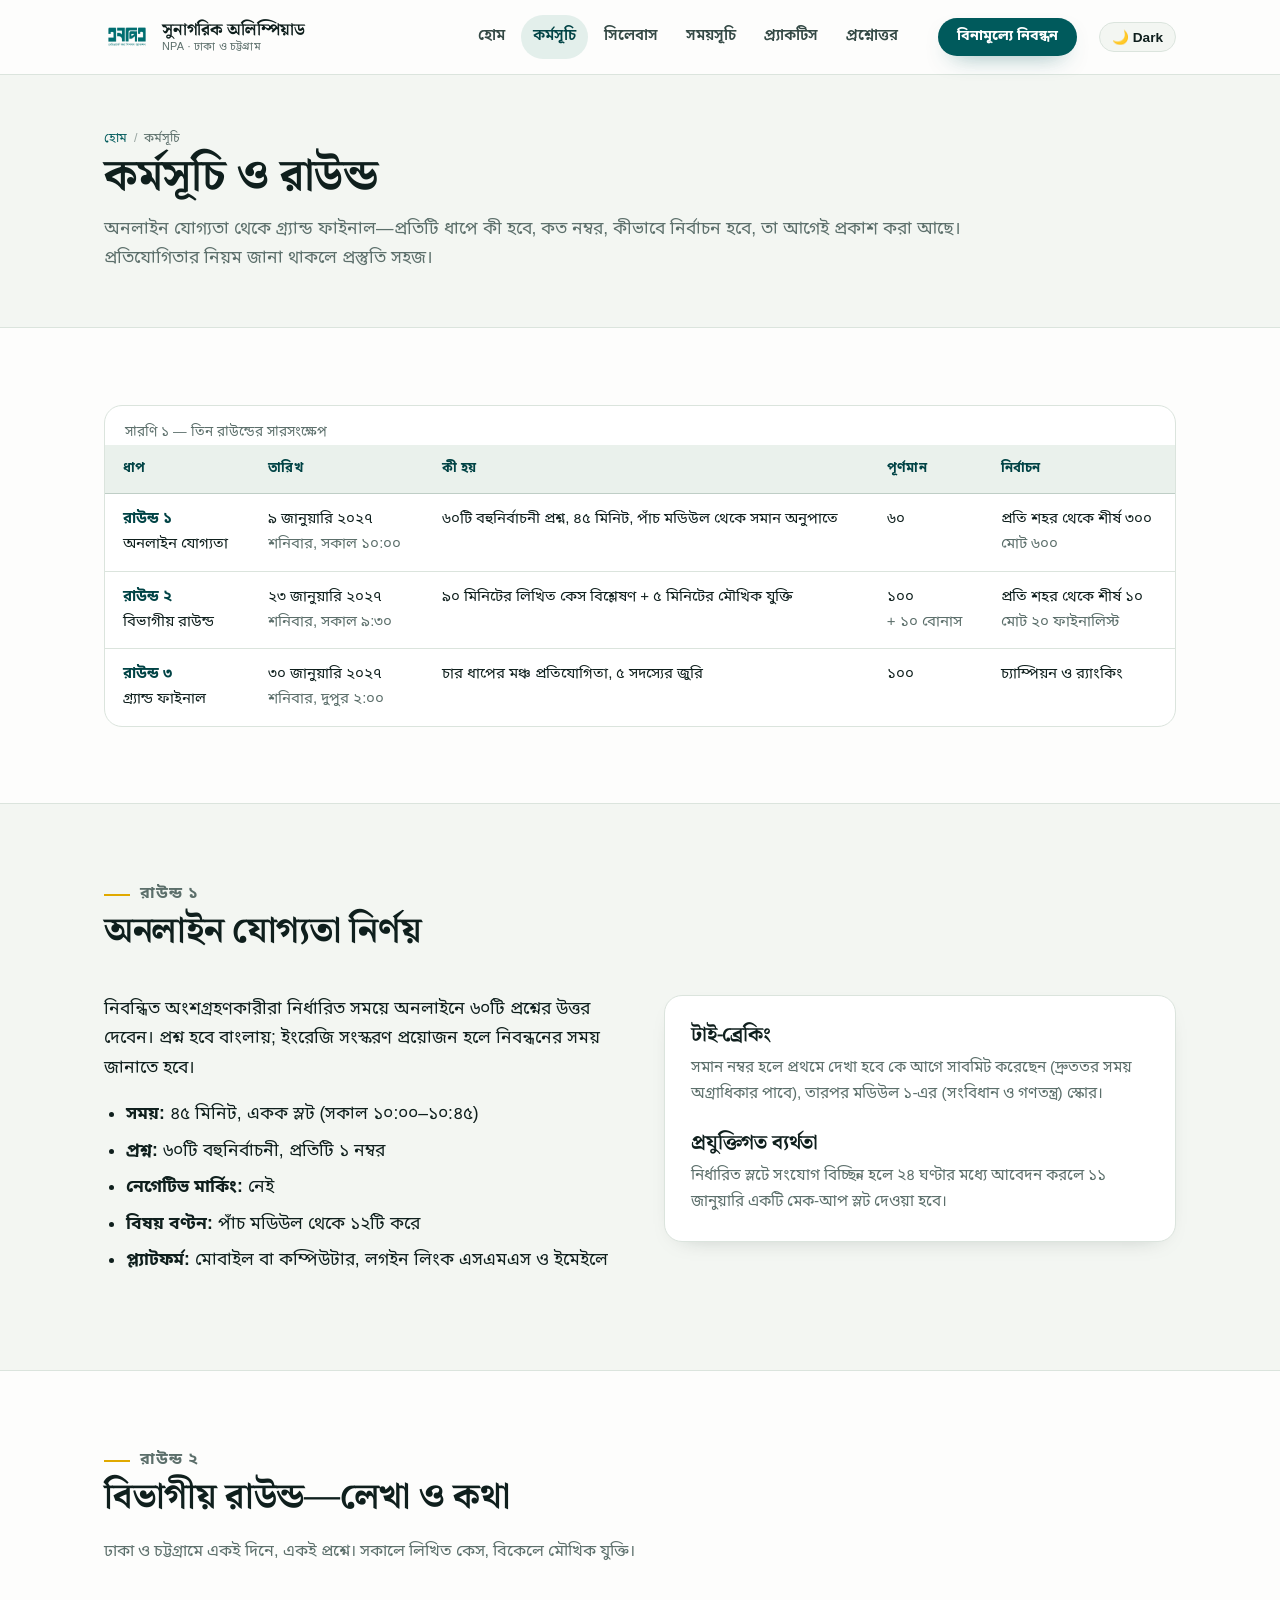
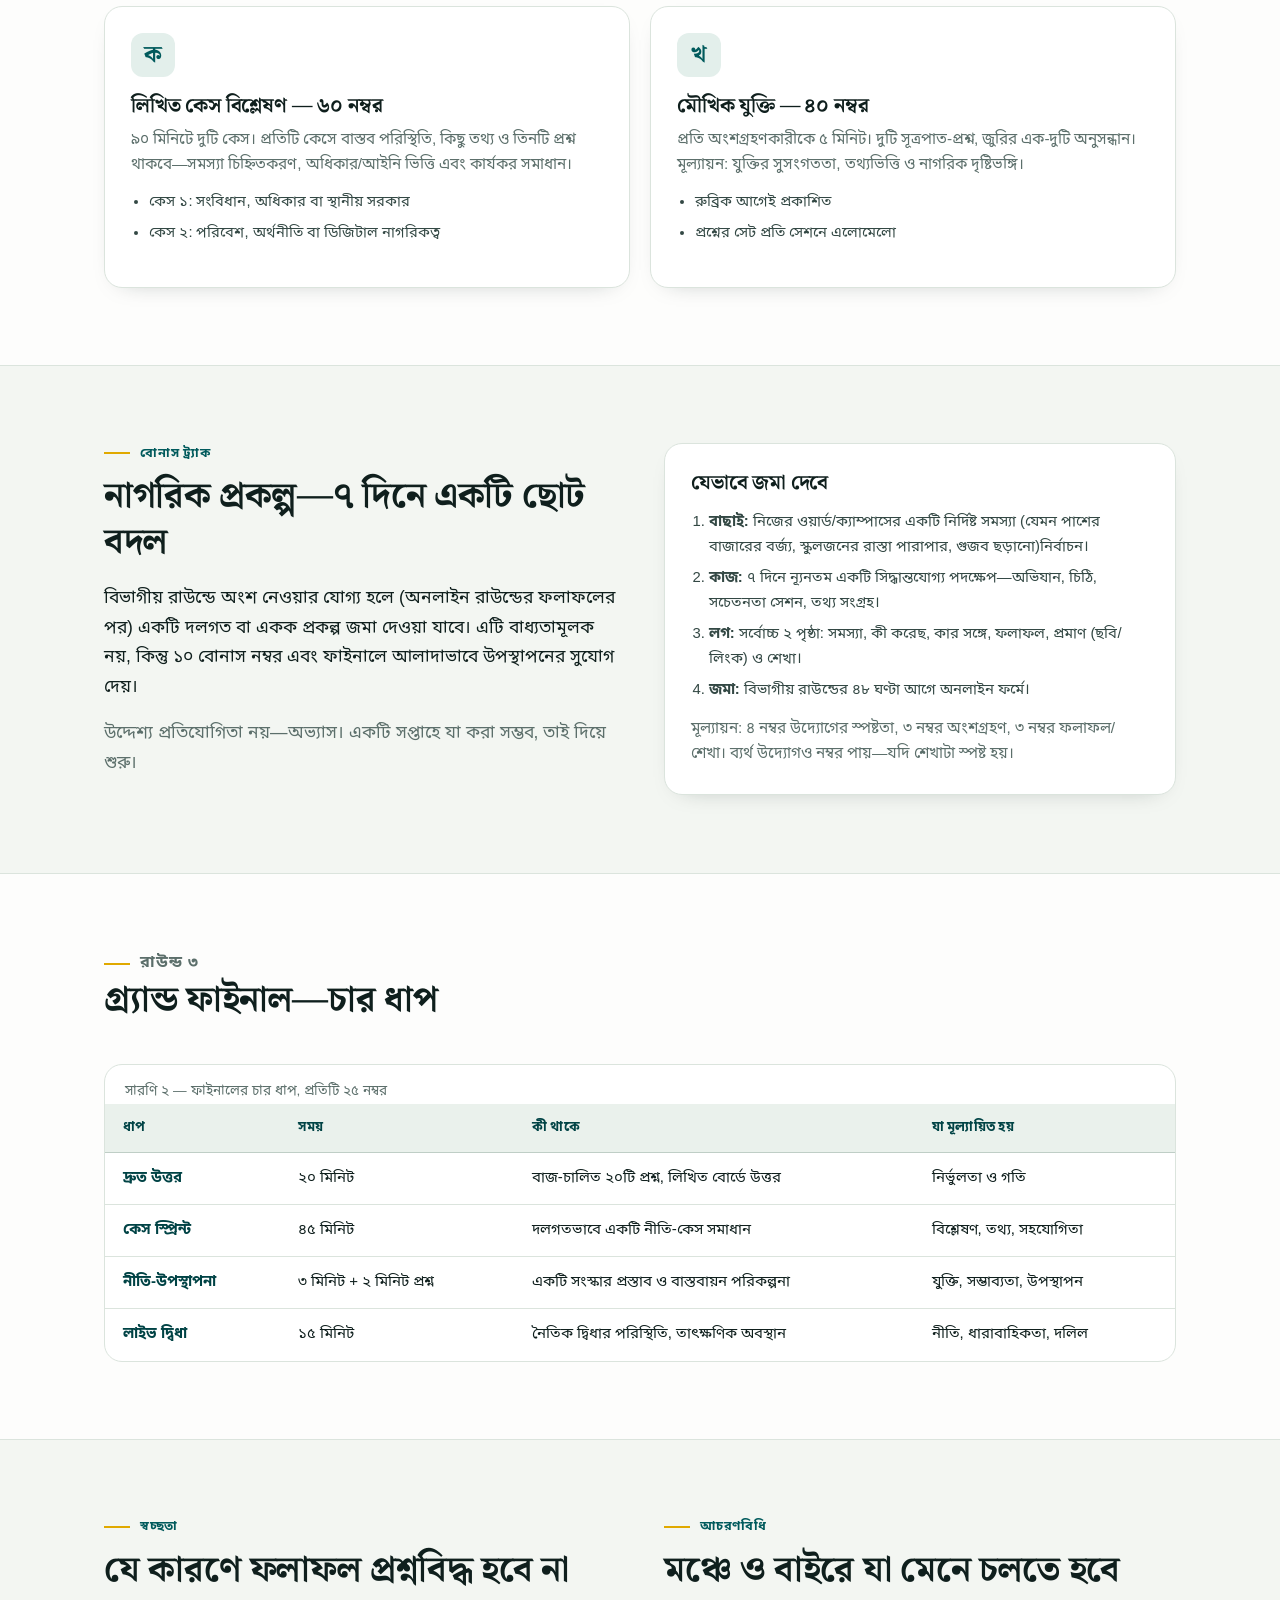
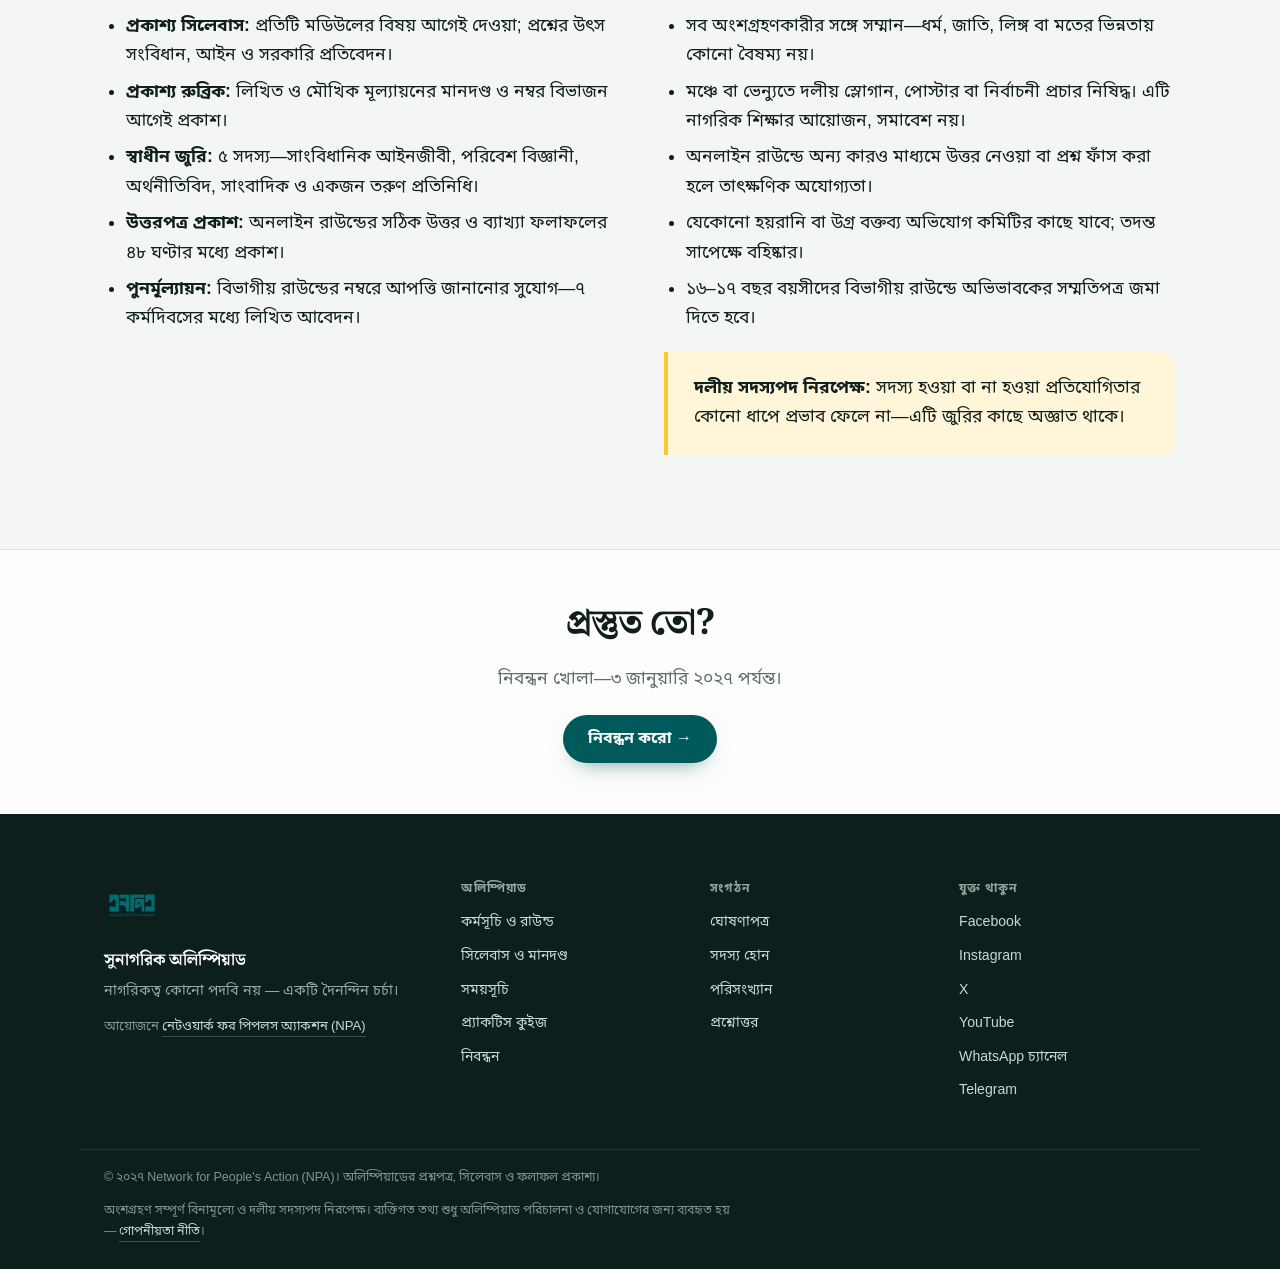
<file: program.html>
<!DOCTYPE html>
<html lang="bn">
<head>
<meta charset="utf-8">
<meta name="viewport" content="width=device-width, initial-scale=1">
<title>কর্মসূচি ও রাউন্ড | সুনাগরিক অলিম্পিয়াড</title>
<meta name="description" content="তিন রাউন্ডের বিস্তারিত ফরম্যাট, নম্বর বিভাজন, নাগরিক প্রকল্প, বিধি ও স্বচ্ছতার নীতি।">
<meta name="theme-color" content="#005a5c">
<meta property="og:type" content="website">
<meta property="og:title" content="কর্মসূচি ও রাউন্ড | সুনাগরিক অলিম্পিয়াড">
<meta property="og:description" content="তিন রাউন্ডের বিস্তারিত ফরম্যাট, নম্বর বিভাজন, নাগরিক প্রকল্প, বিধি ও স্বচ্ছতার নীতি।">
<meta property="og:image" content="assets/img/og-card.png">
<meta property="og:locale" content="bn_BD">
<link rel="icon" href="assets/img/npa-logo.png">
<link rel="stylesheet" href="assets/css/style.css">
<script src="assets/js/config.js" defer></script>
<script src="assets/js/site.js" defer></script>
</head>
<body data-page="program">
<a class="skip-link" href="#main">মূল অংশে যান</a>
<header class="site-header">
  <div class="wrap header-inner">
    <a class="brand" href="index.html">
      <img src="assets/img/npa-logo.png" alt="NPA লোগো" width="48" height="48">
      <span class="brand-text">
        <strong>সুনাগরিক অলিম্পিয়াড</strong>
        <small>NPA · ঢাকা ও চট্টগ্রাম</small>
      </span>
    </a>

    <nav class="nav" id="nav" aria-label="প্রধান মেনু">
      <a class="nav-link" data-nav="index" href="index.html">হোম</a>
      <a class="nav-link is-active" data-nav="program" aria-current="page" href="program.html">কর্মসূচি</a>
      <a class="nav-link" data-nav="syllabus" href="syllabus.html">সিলেবাস</a>
      <a class="nav-link" data-nav="schedule" href="schedule.html">সময়সূচি</a>
      <a class="nav-link" data-nav="quiz" href="quiz.html">প্র্যাকটিস</a>
      <a class="nav-link" data-nav="faq" href="faq.html">প্রশ্নোত্তর</a>
    </nav>

    <a class="btn btn-primary btn-sm nav-cta" href="register.html">বিনামূল্যে নিবন্ধন</a>

    <button class="btn-control-toggle theme-toggle-btn" type="button" aria-label="Toggle theme">🌙 Dark</button> <button class="nav-toggle" type="button" aria-expanded="false" aria-controls="nav" aria-label="মেনু খুলুন">
      <span></span><span></span>
    </button>
  </div>
</header>

<main id="main">
<section class="page-head">
  <div class="wrap">
    <p class="crumbs"><a href="index.html">হোম</a><span>/</span>কর্মসূচি</p>
    <h1>কর্মসূচি ও রাউন্ড</h1>
    <p>অনলাইন যোগ্যতা থেকে গ্র্যান্ড ফাইনাল—প্রতিটি ধাপে কী হবে, কত নম্বর, কীভাবে নির্বাচন হবে, তা আগেই প্রকাশ করা আছে। প্রতিযোগিতার নিয়ম জানা থাকলে প্রস্তুতি সহজ।</p>
  </div>
</section>

<section class="section">
  <div class="wrap">
    <div class="table-wrap reveal">
      <table>
        <caption>সারণি ১ — তিন রাউন্ডের সারসংক্ষেপ</caption>
        <thead>
          <tr><th>ধাপ</th><th>তারিখ</th><th>কী হয়</th><th>পূর্ণমান</th><th>নির্বাচন</th></tr>
        </thead>
        <tbody>
          <tr>
            <td><strong>রাউন্ড ১</strong><br>অনলাইন যোগ্যতা</td>
            <td>৯ জানুয়ারি ২০২৭<br><span class="muted">শনিবার, সকাল ১০:০০</span></td>
            <td>৬০টি বহুনির্বাচনী প্রশ্ন, ৪৫ মিনিট, পাঁচ মডিউল থেকে সমান অনুপাতে</td>
            <td>৬০</td>
            <td>প্রতি শহর থেকে শীর্ষ ৩০০<br><span class="muted">মোট ৬০০</span></td>
          </tr>
          <tr>
            <td><strong>রাউন্ড ২</strong><br>বিভাগীয় রাউন্ড</td>
            <td>২৩ জানুয়ারি ২০২৭<br><span class="muted">শনিবার, সকাল ৯:৩০</span></td>
            <td>৯০ মিনিটের লিখিত কেস বিশ্লেষণ + ৫ মিনিটের মৌখিক যুক্তি</td>
            <td>১০০<br><span class="muted">+ ১০ বোনাস</span></td>
            <td>প্রতি শহর থেকে শীর্ষ ১০<br><span class="muted">মোট ২০ ফাইনালিস্ট</span></td>
          </tr>
          <tr>
            <td><strong>রাউন্ড ৩</strong><br>গ্র্যান্ড ফাইনাল</td>
            <td>৩০ জানুয়ারি ২০২৭<br><span class="muted">শনিবার, দুপুর ২:০০</span></td>
            <td>চার ধাপের মঞ্চ প্রতিযোগিতা, ৫ সদস্যের জুরি</td>
            <td>১০০</td>
            <td>চ্যাম্পিয়ন ও র‍্যাংকিং</td>
          </tr>
        </tbody>
      </table>
    </div>
  </div>
</section>

<section class="section section-alt">
  <div class="wrap">
    <div class="section-head reveal">
      <p class="kicker">রাউন্ড ১</p>
      <h2>অনলাইন যোগ্যতা নির্ণয়</h2>
    </div>
    <div class="two-col">
      <div class="reveal">
        <p>নিবন্ধিত অংশগ্রহণকারীরা নির্ধারিত সময়ে অনলাইনে ৬০টি প্রশ্নের উত্তর দেবেন। প্রশ্ন হবে বাংলায়; ইংরেজি সংস্করণ প্রয়োজন হলে নিবন্ধনের সময় জানাতে হবে।</p>
        <ul>
          <li><strong>সময়:</strong> ৪৫ মিনিট, একক স্লট (সকাল ১০:০০–১০:৪৫)</li>
          <li><strong>প্রশ্ন:</strong> ৬০টি বহুনির্বাচনী, প্রতিটি ১ নম্বর</li>
          <li><strong>নেগেটিভ মার্কিং:</strong> নেই</li>
          <li><strong>বিষয় বণ্টন:</strong> পাঁচ মডিউল থেকে ১২টি করে</li>
          <li><strong>প্ল্যাটফর্ম:</strong> মোবাইল বা কম্পিউটার, লগইন লিংক এসএমএস ও ইমেইলে</li>
        </ul>
      </div>
      <div class="card reveal">
        <h3>টাই-ব্রেকিং</h3>
        <p>সমান নম্বর হলে প্রথমে দেখা হবে কে আগে সাবমিট করেছেন (দ্রুততর সময় অগ্রাধিকার পাবে), তারপর মডিউল ১-এর (সংবিধান ও গণতন্ত্র) স্কোর।</p>
        <h3 style="margin-top:22px">প্রযুক্তিগত ব্যর্থতা</h3>
        <p>নির্ধারিত স্লটে সংযোগ বিচ্ছিন্ন হলে ২৪ ঘণ্টার মধ্যে আবেদন করলে ১১ জানুয়ারি একটি মেক-আপ স্লট দেওয়া হবে।</p>
      </div>
    </div>
  </div>
</section>

<section class="section">
  <div class="wrap">
    <div class="section-head reveal">
      <p class="kicker">রাউন্ড ২</p>
      <h2>বিভাগীয় রাউন্ড—লেখা ও কথা</h2>
      <p>ঢাকা ও চট্টগ্রামে একই দিনে, একই প্রশ্নে। সকালে লিখিত কেস, বিকেলে মৌখিক যুক্তি।</p>
    </div>
    <div class="grid grid-2">
      <article class="card reveal">
        <span class="num">ক</span>
        <h3>লিখিত কেস বিশ্লেষণ — ৬০ নম্বর</h3>
        <p>৯০ মিনিটে দুটি কেস। প্রতিটি কেসে বাস্তব পরিস্থিতি, কিছু তথ্য ও তিনটি প্রশ্ন থাকবে—সমস্যা চিহ্নিতকরণ, অধিকার/আইনি ভিত্তি এবং কার্যকর সমাধান।</p>
        <ul style="font-size:.92rem;color:var(--ink-soft);margin-top:12px">
          <li>কেস ১: সংবিধান, অধিকার বা স্থানীয় সরকার</li>
          <li>কেস ২: পরিবেশ, অর্থনীতি বা ডিজিটাল নাগরিকত্ব</li>
        </ul>
      </article>
      <article class="card reveal">
        <span class="num">খ</span>
        <h3>মৌখিক যুক্তি — ৪০ নম্বর</h3>
        <p>প্রতি অংশগ্রহণকারীকে ৫ মিনিট। দুটি সূত্রপাত-প্রশ্ন, জুরির এক-দুটি অনুসন্ধান। মূল্যায়ন: যুক্তির সুসংগততা, তথ্যভিত্তি ও নাগরিক দৃষ্টিভঙ্গি।</p>
        <ul style="font-size:.92rem;color:var(--ink-soft);margin-top:12px">
          <li>রুব্রিক আগেই প্রকাশিত</li>
          <li>প্রশ্নের সেট প্রতি সেশনে এলোমেলো</li>
        </ul>
      </article>
    </div>
  </div>
</section>

<section class="section section-alt" id="project">
  <div class="wrap">
    <div class="two-col">
      <div class="reveal">
        <p class="kicker">বোনাস ট্র্যাক</p>
        <h2>নাগরিক প্রকল্প—৭ দিনে একটি ছোট বদল</h2>
        <p>বিভাগীয় রাউন্ডে অংশ নেওয়ার যোগ্য হলে (অনলাইন রাউন্ডের ফলাফলের পর) একটি দলগত বা একক প্রকল্প জমা দেওয়া যাবে। এটি বাধ্যতামূলক নয়, কিন্তু ১০ বোনাস নম্বর এবং ফাইনালে আলাদাভাবে উপস্থাপনের সুযোগ দেয়।</p>
        <p class="muted">উদ্দেশ্য প্রতিযোগিতা নয়—অভ্যাস। একটি সপ্তাহে যা করা সম্ভব, তাই দিয়ে শুরু।</p>
      </div>
      <div class="card reveal">
        <h3 style="margin-bottom:14px">যেভাবে জমা দেবে</h3>
        <ol style="font-size:.93rem;color:var(--ink-soft);margin:0;padding-left:1.2em">
          <li><strong>বাছাই:</strong> নিজের ওয়ার্ড/ক্যাম্পাসের একটি নির্দিষ্ট সমস্যা (যেমন পাশের বাজারের বর্জ্য, স্কুলজনের রাস্তা পারাপার, গুজব ছড়ানো)নির্বাচন।</li>
          <li><strong>কাজ:</strong> ৭ দিনে ন্যূনতম একটি সিদ্ধান্তযোগ্য পদক্ষেপ—অভিযান, চিঠি, সচেতনতা সেশন, তথ্য সংগ্রহ।</li>
          <li><strong>লগ:</strong> সর্বোচ্চ ২ পৃষ্ঠা: সমস্যা, কী করেছ, কার সঙ্গে, ফলাফল, প্রমাণ (ছবি/লিংক) ও শেখা।</li>
          <li><strong>জমা:</strong> বিভাগীয় রাউন্ডের ৪৮ ঘণ্টা আগে অনলাইন ফর্মে।</li>
        </ol>
        <p class="form-note" style="margin-top:14px">মূল্যায়ন: ৪ নম্বর উদ্যোগের স্পষ্টতা, ৩ নম্বর অংশগ্রহণ, ৩ নম্বর ফলাফল/শেখা। ব্যর্থ উদ্যোগও নম্বর পায়—যদি শেখাটা স্পষ্ট হয়।</p>
      </div>
    </div>
  </div>
</section>

<section class="section">
  <div class="wrap">
    <div class="section-head reveal">
      <p class="kicker">রাউন্ড ৩</p>
      <h2>গ্র্যান্ড ফাইনাল—চার ধাপ</h2>
    </div>
    <div class="table-wrap reveal">
      <table>
        <caption>সারণি ২ — ফাইনালের চার ধাপ, প্রতিটি ২৫ নম্বর</caption>
        <thead><tr><th>ধাপ</th><th>সময়</th><th>কী থাকে</th><th>যা মূল্যায়িত হয়</th></tr></thead>
        <tbody>
          <tr><td><strong>দ্রুত উত্তর</strong></td><td>২০ মিনিট</td><td>বাজ-চালিত ২০টি প্রশ্ন, লিখিত বোর্ডে উত্তর</td><td>নির্ভুলতা ও গতি</td></tr>
          <tr><td><strong>কেস স্প্রিন্ট</strong></td><td>৪৫ মিনিট</td><td>দলগতভাবে একটি নীতি-কেস সমাধান</td><td>বিশ্লেষণ, তথ্য, সহযোগিতা</td></tr>
          <tr><td><strong>নীতি-উপস্থাপনা</strong></td><td>৩ মিনিট + ২ মিনিট প্রশ্ন</td><td>একটি সংস্কার প্রস্তাব ও বাস্তবায়ন পরিকল্পনা</td><td>যুক্তি, সম্ভাব্যতা, উপস্থাপন</td></tr>
          <tr><td><strong>লাইভ দ্বিধা</strong></td><td>১৫ মিনিট</td><td>নৈতিক দ্বিধার পরিস্থিতি, তাৎক্ষণিক অবস্থান</td><td>নীতি, ধারাবাহিকতা, দলিল</td></tr>
        </tbody>
      </table>
    </div>
  </div>
</section>

<section class="section section-alt">
  <div class="wrap">
    <div class="two-col">
      <div class="reveal">
        <p class="kicker">স্বচ্ছতা</p>
        <h2>যে কারণে ফলাফল প্রশ্নবিদ্ধ হবে না</h2>
        <ul>
          <li><strong>প্রকাশ্য সিলেবাস:</strong> প্রতিটি মডিউলের বিষয় আগেই দেওয়া; প্রশ্নের উৎস সংবিধান, আইন ও সরকারি প্রতিবেদন।</li>
          <li><strong>প্রকাশ্য রুব্রিক:</strong> লিখিত ও মৌখিক মূল্যায়নের মানদণ্ড ও নম্বর বিভাজন আগেই প্রকাশ।</li>
          <li><strong>স্বাধীন জুরি:</strong> ৫ সদস্য—সাংবিধানিক আইনজীবী, পরিবেশ বিজ্ঞানী, অর্থনীতিবিদ, সাংবাদিক ও একজন তরুণ প্রতিনিধি।</li>
          <li><strong>উত্তরপত্র প্রকাশ:</strong> অনলাইন রাউন্ডের সঠিক উত্তর ও ব্যাখ্যা ফলাফলের ৪৮ ঘণ্টার মধ্যে প্রকাশ।</li>
          <li><strong>পুনর্মূল্যায়ন:</strong> বিভাগীয় রাউন্ডের নম্বরে আপত্তি জানানোর সুযোগ—৭ কর্মদিবসের মধ্যে লিখিত আবেদন।</li>
        </ul>
      </div>
      <div class="reveal">
        <p class="kicker">আচরণবিধি</p>
        <h2>মঞ্চে ও বাইরে যা মেনে চলতে হবে</h2>
        <ul>
          <li>সব অংশগ্রহণকারীর সঙ্গে সম্মান—ধর্ম, জাতি, লিঙ্গ বা মতের ভিন্নতায় কোনো বৈষম্য নয়।</li>
          <li>মঞ্চে বা ভেন্যুতে দলীয় স্লোগান, পোস্টার বা নির্বাচনী প্রচার নিষিদ্ধ। এটি নাগরিক শিক্ষার আয়োজন, সমাবেশ নয়।</li>
          <li>অনলাইন রাউন্ডে অন্য কারও মাধ্যমে উত্তর নেওয়া বা প্রশ্ন ফাঁস করা হলে তাৎক্ষণিক অযোগ্যতা।</li>
          <li>যেকোনো হয়রানি বা উগ্র বক্তব্য অভিযোগ কমিটির কাছে যাবে; তদন্ত সাপেক্ষে বহিষ্কার।</li>
          <li>১৬–১৭ বছর বয়সীদের বিভাগীয় রাউন্ডে অভিভাবকের সম্মতিপত্র জমা দিতে হবে।</li>
        </ul>
        <p class="callout" style="margin-top:18px"><strong>দলীয় সদস্যপদ নিরপেক্ষ:</strong> সদস্য হওয়া বা না হওয়া প্রতিযোগিতার কোনো ধাপে প্রভাব ফেলে না—এটি জুরির কাছে অজ্ঞাত থাকে।</p>
      </div>
    </div>
  </div>
</section>

<section class="section-tight">
  <div class="wrap center reveal">
    <h2>প্রস্তুত তো?</h2>
    <p class="muted" style="margin-bottom:20px">নিবন্ধন খোলা—৩ জানুয়ারি ২০২৭ পর্যন্ত।</p>
    <a class="btn btn-primary" href="register.html">নিবন্ধন করো →</a>
  </div>
</section>
</main>
<footer class="site-footer">
  <div class="wrap footer-grid">
    <div class="footer-brand">
      <img src="assets/img/npa-logo.png" alt="" width="56" height="56">
      <p class="footer-word">সুনাগরিক অলিম্পিয়াড</p>
      <p class="footer-line">নাগরিকত্ব কোনো পদবি নয় — একটি দৈনন্দিন চর্চা।</p>
      <p class="footer-org">আয়োজনে <a href="https://ournpa.org/" target="_blank" rel="noopener">নেটওয়ার্ক ফর পিপলস অ্যাকশন (NPA)</a></p>
    </div>

    <nav class="footer-col" aria-label="অলিম্পিয়াড">
      <h3>অলিম্পিয়াড</h3>
      <a href="program.html">কর্মসূচি ও রাউন্ড</a>
      <a href="syllabus.html">সিলেবাস ও মানদণ্ড</a>
      <a href="schedule.html">সময়সূচি</a>
      <a href="quiz.html">প্র্যাকটিস কুইজ</a>
      <a href="register.html">নিবন্ধন</a>
    </nav>

    <nav class="footer-col" aria-label="সংগঠন">
      <h3>সংগঠন</h3>
      <a href="https://ournpa.org/manifesto" target="_blank" rel="noopener">ঘোষণাপত্র</a>
      <a href="https://ournpa.org/membership" target="_blank" rel="noopener">সদস্য হোন</a>
      <a href="https://ournpa.org/statistics" target="_blank" rel="noopener">পরিসংখ্যান</a>
      <a href="faq.html">প্রশ্নোত্তর</a>
    </nav>

    <div class="footer-col footer-social">
      <h3>যুক্ত থাকুন</h3>
      <a href="https://www.facebook.com/ournpa" target="_blank" rel="noopener">Facebook</a>
      <a href="https://www.instagram.com/ournpa/" target="_blank" rel="noopener">Instagram</a>
      <a href="https://x.com/our_npa" target="_blank" rel="noopener">X</a>
      <a href="https://www.youtube.com/@our_npa" target="_blank" rel="noopener">YouTube</a>
      <a href="https://whatsapp.com/channel/0029Vb7qlDq1CYoQKV0MlK2Z" target="_blank" rel="noopener">WhatsApp চ্যানেল</a>
      <a href="https://t.me/our_npa" target="_blank" rel="noopener">Telegram</a>
    </div>
  </div>

  <div class="wrap footer-bottom">
    <p>© ২০২৭ Network for People's Action (NPA)। অলিম্পিয়াডের প্রশ্নপত্র, সিলেবাস ও ফলাফল প্রকাশ্য।</p>
    <p class="footer-legal">অংশগ্রহণ সম্পূর্ণ বিনামূল্যে ও দলীয় সদস্যপদ নিরপেক্ষ। ব্যক্তিগত তথ্য শুধু অলিম্পিয়াড পরিচালনা ও যোগাযোগের জন্য ব্যবহৃত হয় — <a href="faq.html#privacy">গোপনীয়তা নীতি</a>।</p>
  </div>
</footer>
</file>
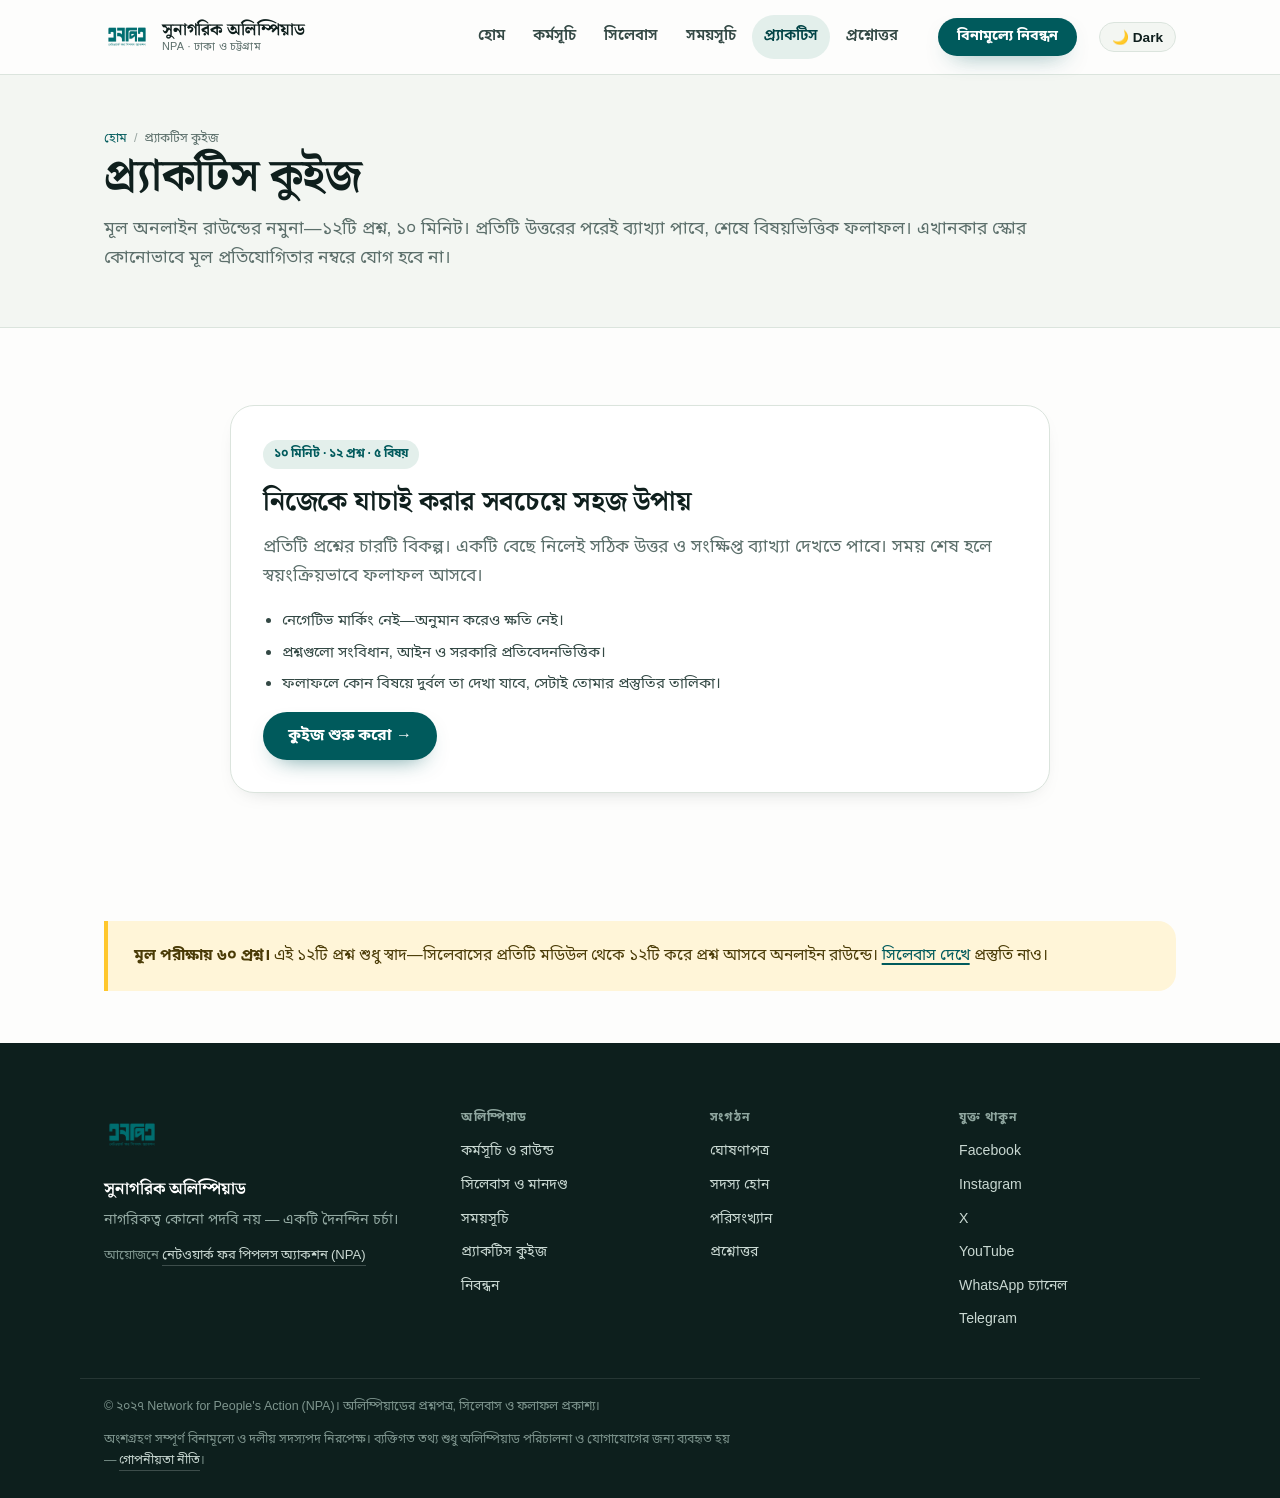
<file: quiz.html>
<!DOCTYPE html>
<html lang="bn">
<head>
<meta charset="utf-8">
<meta name="viewport" content="width=device-width, initial-scale=1">
<title>প্র্যাকটিস কুইজ | সুনাগরিক অলিম্পিয়াড</title>
<meta name="description" content="১২টি প্রশ্নে নিজের নাগরিক-জ্ঞান যাচাই করো—তাৎক্ষণিক ব্যাখ্যা, বিষয়ভিত্তিক ফলাফল ও সময়সীমা।">
<meta name="theme-color" content="#005a5c">
<meta property="og:type" content="website">
<meta property="og:title" content="প্র্যাকটিস কুইজ | সুনাগরিক অলিম্পিয়াড">
<meta property="og:description" content="১২টি প্রশ্নে নিজের নাগরিক-জ্ঞান যাচাই করো—তাৎক্ষণিক ব্যাখ্যা, বিষয়ভিত্তিক ফলাফল ও সময়সীমা।">
<meta property="og:image" content="assets/img/og-card.png">
<meta property="og:locale" content="bn_BD">
<link rel="icon" href="assets/img/npa-logo.png">
<link rel="stylesheet" href="assets/css/style.css">
<script src="assets/js/config.js" defer></script>
<script src="assets/js/site.js" defer></script>
</head>
<body data-page="quiz">
<a class="skip-link" href="#main">মূল অংশে যান</a>
<header class="site-header">
  <div class="wrap header-inner">
    <a class="brand" href="index.html">
      <img src="assets/img/npa-logo.png" alt="NPA লোগো" width="48" height="48">
      <span class="brand-text">
        <strong>সুনাগরিক অলিম্পিয়াড</strong>
        <small>NPA · ঢাকা ও চট্টগ্রাম</small>
      </span>
    </a>

    <nav class="nav" id="nav" aria-label="প্রধান মেনু">
      <a class="nav-link" data-nav="index" href="index.html">হোম</a>
      <a class="nav-link" data-nav="program" href="program.html">কর্মসূচি</a>
      <a class="nav-link" data-nav="syllabus" href="syllabus.html">সিলেবাস</a>
      <a class="nav-link" data-nav="schedule" href="schedule.html">সময়সূচি</a>
      <a class="nav-link is-active" data-nav="quiz" aria-current="page" href="quiz.html">প্র্যাকটিস</a>
      <a class="nav-link" data-nav="faq" href="faq.html">প্রশ্নোত্তর</a>
    </nav>

    <a class="btn btn-primary btn-sm nav-cta" href="register.html">বিনামূল্যে নিবন্ধন</a>

    <button class="btn-control-toggle theme-toggle-btn" type="button" aria-label="Toggle theme">🌙 Dark</button> <button class="nav-toggle" type="button" aria-expanded="false" aria-controls="nav" aria-label="মেনু খুলুন">
      <span></span><span></span>
    </button>
  </div>
</header>

<main id="main">
<section class="page-head">
  <div class="wrap">
    <p class="crumbs"><a href="index.html">হোম</a><span>/</span>প্র্যাকটিস কুইজ</p>
    <h1>প্র্যাকটিস কুইজ</h1>
    <p>মূল অনলাইন রাউন্ডের নমুনা—১২টি প্রশ্ন, ১০ মিনিট। প্রতিটি উত্তরের পরেই ব্যাখ্যা পাবে, শেষে বিষয়ভিত্তিক ফলাফল। এখানকার স্কোর কোনোভাবে মূল প্রতিযোগিতার নম্বরে যোগ হবে না।</p>
  </div>
</section>

<section class="section">
  <div class="wrap">
    <div class="quiz-shell" id="quiz-app">

      <div id="quiz-intro" class="quiz-card">
        <span class="quiz-meta">১০ মিনিট · ১২ প্রশ্ন · ৫ বিষয়</span>
        <h2 style="font-size:clamp(1.3rem,2.6vw,1.7rem)">নিজেকে যাচাই করার সবচেয়ে সহজ উপায়</h2>
        <p class="muted">প্রতিটি প্রশ্নের চারটি বিকল্প। একটি বেছে নিলেই সঠিক উত্তর ও সংক্ষিপ্ত ব্যাখ্যা দেখতে পাবে। সময় শেষ হলে স্বয়ংক্রিয়ভাবে ফলাফল আসবে।</p>
        <ul style="font-size:.94rem;color:var(--ink-soft)">
          <li>নেগেটিভ মার্কিং নেই—অনুমান করেও ক্ষতি নেই।</li>
          <li>প্রশ্নগুলো সংবিধান, আইন ও সরকারি প্রতিবেদনভিত্তিক।</li>
          <li>ফলাফলে কোন বিষয়ে দুর্বল তা দেখা যাবে, সেটাই তোমার প্রস্তুতির তালিকা।</li>
        </ul>
        <button class="btn btn-primary" type="button" id="quiz-start">কুইজ শুরু করো →</button>
        <noscript><p class="form-note" style="margin-top:14px">কুইজ চালাতে ব্রাউজারে জাভাস্ক্রিপ্ট চালু করতে হবে।</p></noscript>
      </div>

      <div id="quiz-play" hidden>
        <div class="quiz-top">
          <span id="quiz-counter">প্রশ্ন ১ / ১২</span>
          <span>সময় বাকি <strong id="quiz-timer">১০:০০</strong></span>
        </div>
        <div class="quiz-progress" aria-hidden="true"><span id="quiz-bar"></span></div>
        <div id="quiz-card" class="quiz-card" aria-live="polite"></div>
      </div>

      <div id="quiz-result" hidden></div>
    </div>
  </div>
</section>

<section class="section-tight">
  <div class="wrap">
    <div class="callout reveal">
      <p><strong>মূল পরীক্ষায় ৬০ প্রশ্ন।</strong> এই ১২টি প্রশ্ন শুধু স্বাদ—সিলেবাসের প্রতিটি মডিউল থেকে ১২টি করে প্রশ্ন আসবে অনলাইন রাউন্ডে। <a href="syllabus.html">সিলেবাস দেখে</a> প্রস্তুতি নাও।</p>
    </div>
  </div>
</section>

<script src="assets/js/quiz.js" defer></script>
</main>
<footer class="site-footer">
  <div class="wrap footer-grid">
    <div class="footer-brand">
      <img src="assets/img/npa-logo.png" alt="" width="56" height="56">
      <p class="footer-word">সুনাগরিক অলিম্পিয়াড</p>
      <p class="footer-line">নাগরিকত্ব কোনো পদবি নয় — একটি দৈনন্দিন চর্চা।</p>
      <p class="footer-org">আয়োজনে <a href="https://ournpa.org/" target="_blank" rel="noopener">নেটওয়ার্ক ফর পিপলস অ্যাকশন (NPA)</a></p>
    </div>

    <nav class="footer-col" aria-label="অলিম্পিয়াড">
      <h3>অলিম্পিয়াড</h3>
      <a href="program.html">কর্মসূচি ও রাউন্ড</a>
      <a href="syllabus.html">সিলেবাস ও মানদণ্ড</a>
      <a href="schedule.html">সময়সূচি</a>
      <a href="quiz.html">প্র্যাকটিস কুইজ</a>
      <a href="register.html">নিবন্ধন</a>
    </nav>

    <nav class="footer-col" aria-label="সংগঠন">
      <h3>সংগঠন</h3>
      <a href="https://ournpa.org/manifesto" target="_blank" rel="noopener">ঘোষণাপত্র</a>
      <a href="https://ournpa.org/membership" target="_blank" rel="noopener">সদস্য হোন</a>
      <a href="https://ournpa.org/statistics" target="_blank" rel="noopener">পরিসংখ্যান</a>
      <a href="faq.html">প্রশ্নোত্তর</a>
    </nav>

    <div class="footer-col footer-social">
      <h3>যুক্ত থাকুন</h3>
      <a href="https://www.facebook.com/ournpa" target="_blank" rel="noopener">Facebook</a>
      <a href="https://www.instagram.com/ournpa/" target="_blank" rel="noopener">Instagram</a>
      <a href="https://x.com/our_npa" target="_blank" rel="noopener">X</a>
      <a href="https://www.youtube.com/@our_npa" target="_blank" rel="noopener">YouTube</a>
      <a href="https://whatsapp.com/channel/0029Vb7qlDq1CYoQKV0MlK2Z" target="_blank" rel="noopener">WhatsApp চ্যানেল</a>
      <a href="https://t.me/our_npa" target="_blank" rel="noopener">Telegram</a>
    </div>
  </div>

  <div class="wrap footer-bottom">
    <p>© ২০২৭ Network for People's Action (NPA)। অলিম্পিয়াডের প্রশ্নপত্র, সিলেবাস ও ফলাফল প্রকাশ্য।</p>
    <p class="footer-legal">অংশগ্রহণ সম্পূর্ণ বিনামূল্যে ও দলীয় সদস্যপদ নিরপেক্ষ। ব্যক্তিগত তথ্য শুধু অলিম্পিয়াড পরিচালনা ও যোগাযোগের জন্য ব্যবহৃত হয় — <a href="faq.html#privacy">গোপনীয়তা নীতি</a>।</p>
  </div>
</footer>
</file>
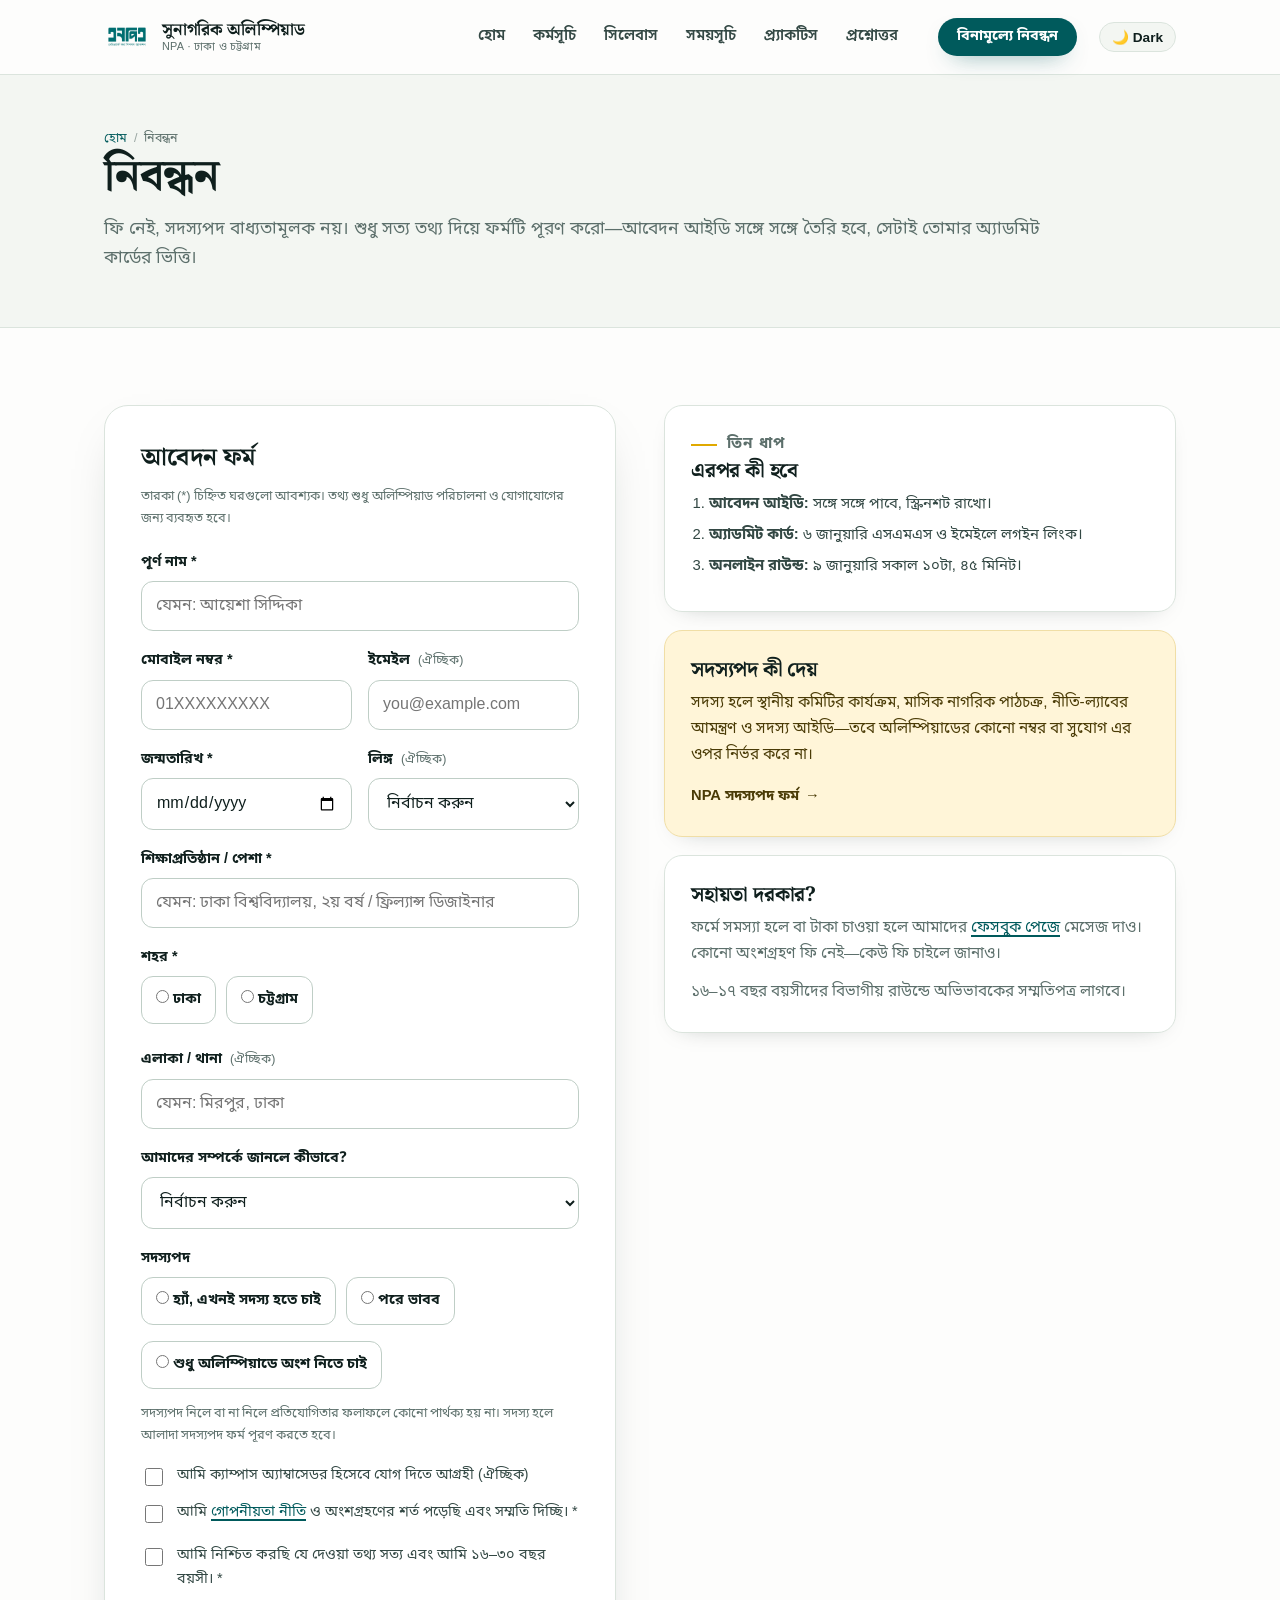
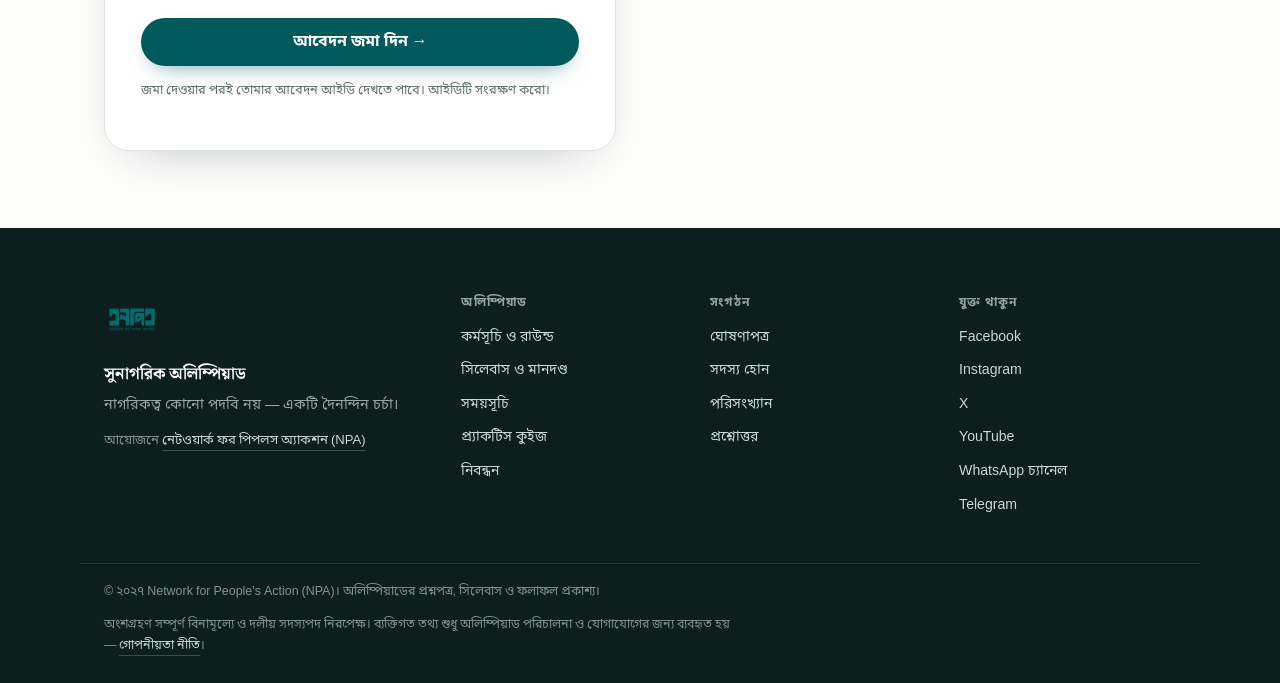
<file: register.html>
<!DOCTYPE html>
<html lang="bn">
<head>
<meta charset="utf-8">
<meta name="viewport" content="width=device-width, initial-scale=1">
<title>নিবন্ধন | সুনাগরিক অলিম্পিয়াড</title>
<meta name="description" content="দুই মিনিটে বিনামূল্যে নিবন্ধন—ঢাকা ও চট্টগ্রাম, ১৬–৩০ বছর। আবেদন আইডি, অ্যাডমিট কার্ড ও সদস্যপদের সুযোগ।">
<meta name="theme-color" content="#005a5c">
<meta property="og:type" content="website">
<meta property="og:title" content="নিবন্ধন | সুনাগরিক অলিম্পিয়াড">
<meta property="og:description" content="দুই মিনিটে বিনামূল্যে নিবন্ধন—ঢাকা ও চট্টগ্রাম, ১৬–৩০ বছর। আবেদন আইডি, অ্যাডমিট কার্ড ও সদস্যপদের সুযোগ।">
<meta property="og:image" content="assets/img/og-card.png">
<meta property="og:locale" content="bn_BD">
<link rel="icon" href="assets/img/npa-logo.png">
<link rel="stylesheet" href="assets/css/style.css">
<script src="assets/js/config.js" defer></script>
<script src="assets/js/site.js" defer></script>
</head>
<body data-page="register">
<a class="skip-link" href="#main">মূল অংশে যান</a>
<header class="site-header">
  <div class="wrap header-inner">
    <a class="brand" href="index.html">
      <img src="assets/img/npa-logo.png" alt="NPA লোগো" width="48" height="48">
      <span class="brand-text">
        <strong>সুনাগরিক অলিম্পিয়াড</strong>
        <small>NPA · ঢাকা ও চট্টগ্রাম</small>
      </span>
    </a>

    <nav class="nav" id="nav" aria-label="প্রধান মেনু">
      <a class="nav-link" data-nav="index" href="index.html">হোম</a>
      <a class="nav-link" data-nav="program" href="program.html">কর্মসূচি</a>
      <a class="nav-link" data-nav="syllabus" href="syllabus.html">সিলেবাস</a>
      <a class="nav-link" data-nav="schedule" href="schedule.html">সময়সূচি</a>
      <a class="nav-link" data-nav="quiz" href="quiz.html">প্র্যাকটিস</a>
      <a class="nav-link" data-nav="faq" href="faq.html">প্রশ্নোত্তর</a>
    </nav>

    <a class="btn btn-primary btn-sm nav-cta" href="register.html">বিনামূল্যে নিবন্ধন</a>

    <button class="btn-control-toggle theme-toggle-btn" type="button" aria-label="Toggle theme">🌙 Dark</button> <button class="nav-toggle" type="button" aria-expanded="false" aria-controls="nav" aria-label="মেনু খুলুন">
      <span></span><span></span>
    </button>
  </div>
</header>

<main id="main">
<section class="page-head">
  <div class="wrap">
    <p class="crumbs"><a href="index.html">হোম</a><span>/</span>নিবন্ধন</p>
    <h1>নিবন্ধন</h1>
    <p>ফি নেই, সদস্যপদ বাধ্যতামূলক নয়। শুধু সত্য তথ্য দিয়ে ফর্মটি পূরণ করো—আবেদন আইডি সঙ্গে সঙ্গে তৈরি হবে, সেটাই তোমার অ্যাডমিট কার্ডের ভিত্তি।</p>
  </div>
</section>

<section class="section">
  <div class="wrap two-col">
    <div>
      <div class="form-card">
        <div id="reg-form-wrap">
          <h2 style="font-size:clamp(1.25rem,2.4vw,1.55rem)">আবেদন ফর্ম</h2>
          <p class="form-note" style="margin-bottom:22px">তারকা (*) চিহ্নিত ঘরগুলো আবশ্যক। তথ্য শুধু অলিম্পিয়াড পরিচালনা ও যোগাযোগের জন্য ব্যবহৃত হবে।</p>
          <form id="reg-form" novalidate autocomplete="on">
            <div class="field">
              <label for="name">পূর্ণ নাম *</label>
              <input id="name" name="name" type="text" autocomplete="name" placeholder="যেমন: আয়েশা সিদ্দিকা" required>
              <span class="err" role="alert"></span>
            </div>

            <div class="field-row">
              <div class="field">
                <label for="phone">মোবাইল নম্বর *</label>
                <input id="phone" name="phone" type="tel" inputmode="numeric" autocomplete="tel" placeholder="01XXXXXXXXX" required>
                <span class="err" role="alert"></span>
              </div>
              <div class="field">
                <label for="email">ইমেইল <span class="hint">(ঐচ্ছিক)</span></label>
                <input id="email" name="email" type="email" autocomplete="email" placeholder="you@example.com">
                <span class="err" role="alert"></span>
              </div>
            </div>

            <div class="field-row">
              <div class="field">
                <label for="dob">জন্মতারিখ *</label>
                <input id="dob" name="dob" type="date" min="1996-01-01" max="2011-01-09" required>
                <span class="err" role="alert"></span>
              </div>
              <div class="field">
                <label for="gender">লিঙ্গ <span class="hint">(ঐচ্ছিক)</span></label>
                <select id="gender" name="gender">
                  <option value="">নির্বাচন করুন</option>
                  <option>পুরুষ</option>
                  <option>নারী</option>
                  <option>অন্যান্য</option>
                  <option>বলতে ইচ্ছুক নই</option>
                </select>
              </div>
            </div>

            <div class="field">
              <label for="institution">শিক্ষাপ্রতিষ্ঠান / পেশা *</label>
              <input id="institution" name="institution" type="text" placeholder="যেমন: ঢাকা বিশ্ববিদ্যালয়, ২য় বর্ষ / ফ্রিল্যান্স ডিজাইনার" required>
              <span class="err" role="alert"></span>
            </div>

            <div class="field">
              <label>শহর *</label>
              <div class="choice-group" role="radiogroup" aria-label="শহর">
                <label class="choice"><input type="radio" name="city" value="ঢাকা" required> ঢাকা</label>
                <label class="choice"><input type="radio" name="city" value="চট্টগ্রাম"> চট্টগ্রাম</label>
              </div>
              <span class="err" role="alert"></span>
            </div>

            <div class="field">
              <label for="area">এলাকা / থানা <span class="hint">(ঐচ্ছিক)</span></label>
              <input id="area" name="area" type="text" placeholder="যেমন: মিরপুর, ঢাকা">
            </div>

            <div class="field">
              <label for="source">আমাদের সম্পর্কে জানলে কীভাবে?</label>
              <select id="source" name="source">
                <option value="">নির্বাচন করুন</option>
                <option>ফেসবুক</option>
                <option>ইনস্টাগ্রাম</option>
                <option>বন্ধু বা সহপাঠী</option>
                <option>ক্যাম্পাস অ্যাম্বাসেডর</option>
                <option>ইউটিউব</option>
                <option>অন্যান্য</option>
              </select>
            </div>

            <div class="field" id="membership">
              <label>সদস্যপদ</label>
              <div class="choice-group" role="radiogroup" aria-label="সদস্যপদ">
                <label class="choice"><input type="radio" name="membership" value="yes"> হ্যাঁ, এখনই সদস্য হতে চাই</label>
                <label class="choice"><input type="radio" name="membership" value="later"> পরে ভাবব</label>
                <label class="choice"><input type="radio" name="membership" value="no"> শুধু অলিম্পিয়াডে অংশ নিতে চাই</label>
              </div>
              <p class="form-note" style="margin-top:8px">সদস্যপদ নিলে বা না নিলে প্রতিযোগিতার ফলাফলে কোনো পার্থক্য হয় না। সদস্য হলে আলাদা সদস্যপদ ফর্ম পূরণ করতে হবে।</p>
            </div>

            <div class="check" id="ambassador">
              <input type="checkbox" id="ambassador-interest" name="ambassador">
              <label for="ambassador-interest">আমি ক্যাম্পাস অ্যাম্বাসেডর হিসেবে যোগ দিতে আগ্রহী <span class="hint">(ঐচ্ছিক)</span></label>
            </div>

            <div class="check field" style="display:flex">
              <input type="checkbox" id="consent" name="consent" required>
              <label for="consent" style="font-weight:400">আমি <a href="faq.html#privacy" target="_blank">গোপনীয়তা নীতি</a> ও অংশগ্রহণের শর্ত পড়েছি এবং সম্মতি দিচ্ছি। * <span class="err" role="alert"></span></label>
            </div>

            <div class="check field" style="display:flex">
              <input type="checkbox" id="truth" name="truth" required>
              <label for="truth" style="font-weight:400">আমি নিশ্চিত করছি যে দেওয়া তথ্য সত্য এবং আমি ১৬–৩০ বছর বয়সী। * <span class="err" role="alert"></span></label>
            </div>

            <button class="btn btn-primary btn-block" type="submit" id="reg-submit" style="margin-top:8px">আবেদন জমা দিন →</button>
            <div class="form-status" id="reg-status" role="status" aria-live="polite"></div>
            <p class="form-note" style="margin-top:14px">জমা দেওয়ার পরই তোমার আবেদন আইডি দেখতে পাবে। আইডিটি সংরক্ষণ করো।</p>
          </form>
        </div>

        <div id="reg-success" class="success" aria-live="polite"></div>
      </div>
    </div>

    <aside class="sticky-aside">
      <div class="card" style="margin-bottom:18px">
        <p class="kicker">তিন ধাপ</p>
        <h3>এরপর কী হবে</h3>
        <ol style="font-size:.93rem;color:var(--ink-soft);padding-left:1.2em;margin-bottom:0">
          <li><strong>আবেদন আইডি:</strong> সঙ্গে সঙ্গে পাবে, স্ক্রিনশট রাখো।</li>
          <li><strong>অ্যাডমিট কার্ড:</strong> ৬ জানুয়ারি এসএমএস ও ইমেইলে লগইন লিংক।</li>
          <li><strong>অনলাইন রাউন্ড:</strong> ৯ জানুয়ারি সকাল ১০টা, ৪৫ মিনিট।</li>
        </ol>
      </div>

      <div class="card" style="margin-bottom:18px;background:var(--amber-soft);border-color:#f0dea6">
        <h3>সদস্যপদ কী দেয়</h3>
        <p style="color:#4a3b06">সদস্য হলে স্থানীয় কমিটির কার্যক্রম, মাসিক নাগরিক পাঠচক্র, নীতি-ল্যাবের আমন্ত্রণ ও সদস্য আইডি—তবে অলিম্পিয়াডের কোনো নম্বর বা সুযোগ এর ওপর নির্ভর করে না।</p>
        <a class="card-link" href="https://ournpa.org/membership" target="_blank" rel="noopener" style="color:#4a3b06">NPA সদস্যপদ ফর্ম</a>
      </div>

      <div class="card">
        <h3>সহায়তা দরকার?</h3>
        <p>ফর্মে সমস্যা হলে বা টাকা চাওয়া হলে আমাদের <a href="https://www.facebook.com/ournpa" target="_blank" rel="noopener">ফেসবুক পেজে</a> মেসেজ দাও। কোনো অংশগ্রহণ ফি নেই—কেউ ফি চাইলে জানাও।</p>
        <p class="form-note" style="margin-top:12px">১৬–১৭ বছর বয়সীদের বিভাগীয় রাউন্ডে অভিভাবকের সম্মতিপত্র লাগবে।</p>
      </div>
    </aside>
  </div>
</section>

<script src="assets/js/register.js" defer></script>
</main>
<footer class="site-footer">
  <div class="wrap footer-grid">
    <div class="footer-brand">
      <img src="assets/img/npa-logo.png" alt="" width="56" height="56">
      <p class="footer-word">সুনাগরিক অলিম্পিয়াড</p>
      <p class="footer-line">নাগরিকত্ব কোনো পদবি নয় — একটি দৈনন্দিন চর্চা।</p>
      <p class="footer-org">আয়োজনে <a href="https://ournpa.org/" target="_blank" rel="noopener">নেটওয়ার্ক ফর পিপলস অ্যাকশন (NPA)</a></p>
    </div>

    <nav class="footer-col" aria-label="অলিম্পিয়াড">
      <h3>অলিম্পিয়াড</h3>
      <a href="program.html">কর্মসূচি ও রাউন্ড</a>
      <a href="syllabus.html">সিলেবাস ও মানদণ্ড</a>
      <a href="schedule.html">সময়সূচি</a>
      <a href="quiz.html">প্র্যাকটিস কুইজ</a>
      <a href="register.html">নিবন্ধন</a>
    </nav>

    <nav class="footer-col" aria-label="সংগঠন">
      <h3>সংগঠন</h3>
      <a href="https://ournpa.org/manifesto" target="_blank" rel="noopener">ঘোষণাপত্র</a>
      <a href="https://ournpa.org/membership" target="_blank" rel="noopener">সদস্য হোন</a>
      <a href="https://ournpa.org/statistics" target="_blank" rel="noopener">পরিসংখ্যান</a>
      <a href="faq.html">প্রশ্নোত্তর</a>
    </nav>

    <div class="footer-col footer-social">
      <h3>যুক্ত থাকুন</h3>
      <a href="https://www.facebook.com/ournpa" target="_blank" rel="noopener">Facebook</a>
      <a href="https://www.instagram.com/ournpa/" target="_blank" rel="noopener">Instagram</a>
      <a href="https://x.com/our_npa" target="_blank" rel="noopener">X</a>
      <a href="https://www.youtube.com/@our_npa" target="_blank" rel="noopener">YouTube</a>
      <a href="https://whatsapp.com/channel/0029Vb7qlDq1CYoQKV0MlK2Z" target="_blank" rel="noopener">WhatsApp চ্যানেল</a>
      <a href="https://t.me/our_npa" target="_blank" rel="noopener">Telegram</a>
    </div>
  </div>

  <div class="wrap footer-bottom">
    <p>© ২০২৭ Network for People's Action (NPA)। অলিম্পিয়াডের প্রশ্নপত্র, সিলেবাস ও ফলাফল প্রকাশ্য।</p>
    <p class="footer-legal">অংশগ্রহণ সম্পূর্ণ বিনামূল্যে ও দলীয় সদস্যপদ নিরপেক্ষ। ব্যক্তিগত তথ্য শুধু অলিম্পিয়াড পরিচালনা ও যোগাযোগের জন্য ব্যবহৃত হয় — <a href="faq.html#privacy">গোপনীয়তা নীতি</a>।</p>
  </div>
</footer>
</file>
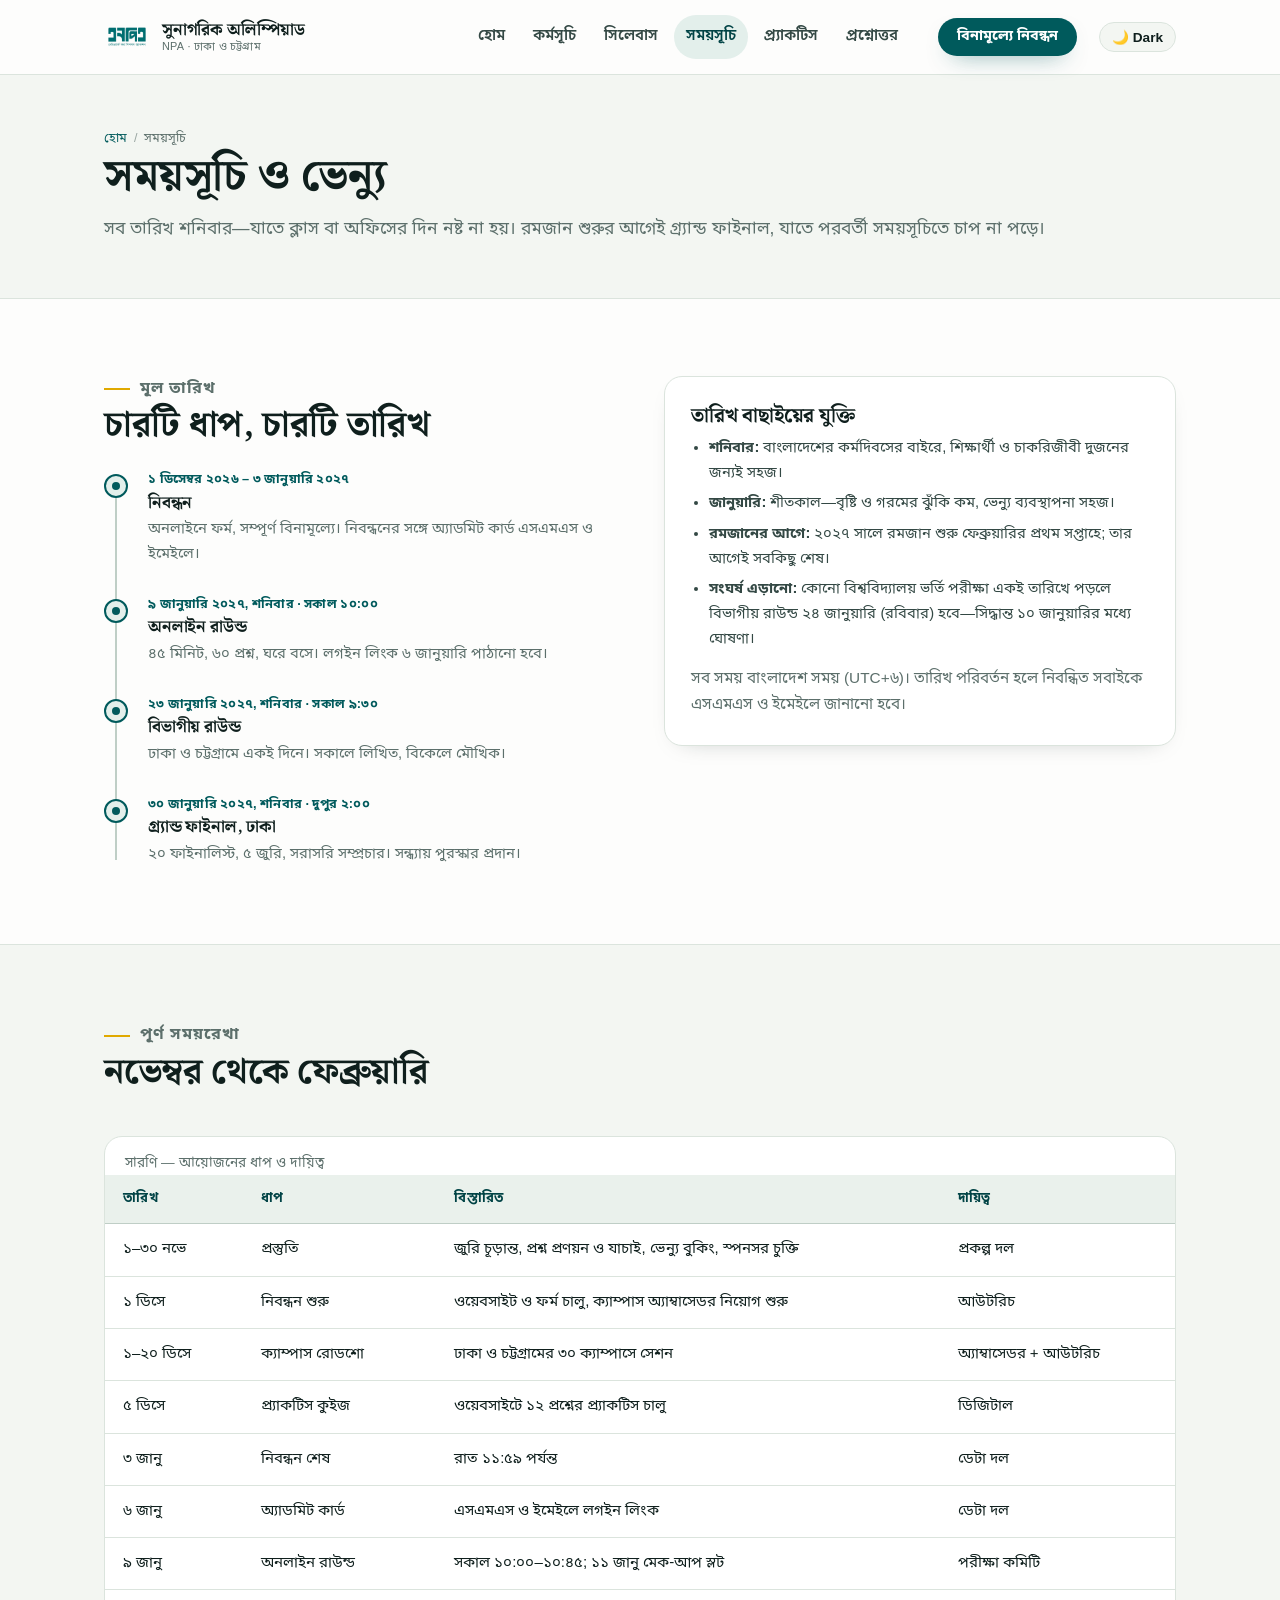
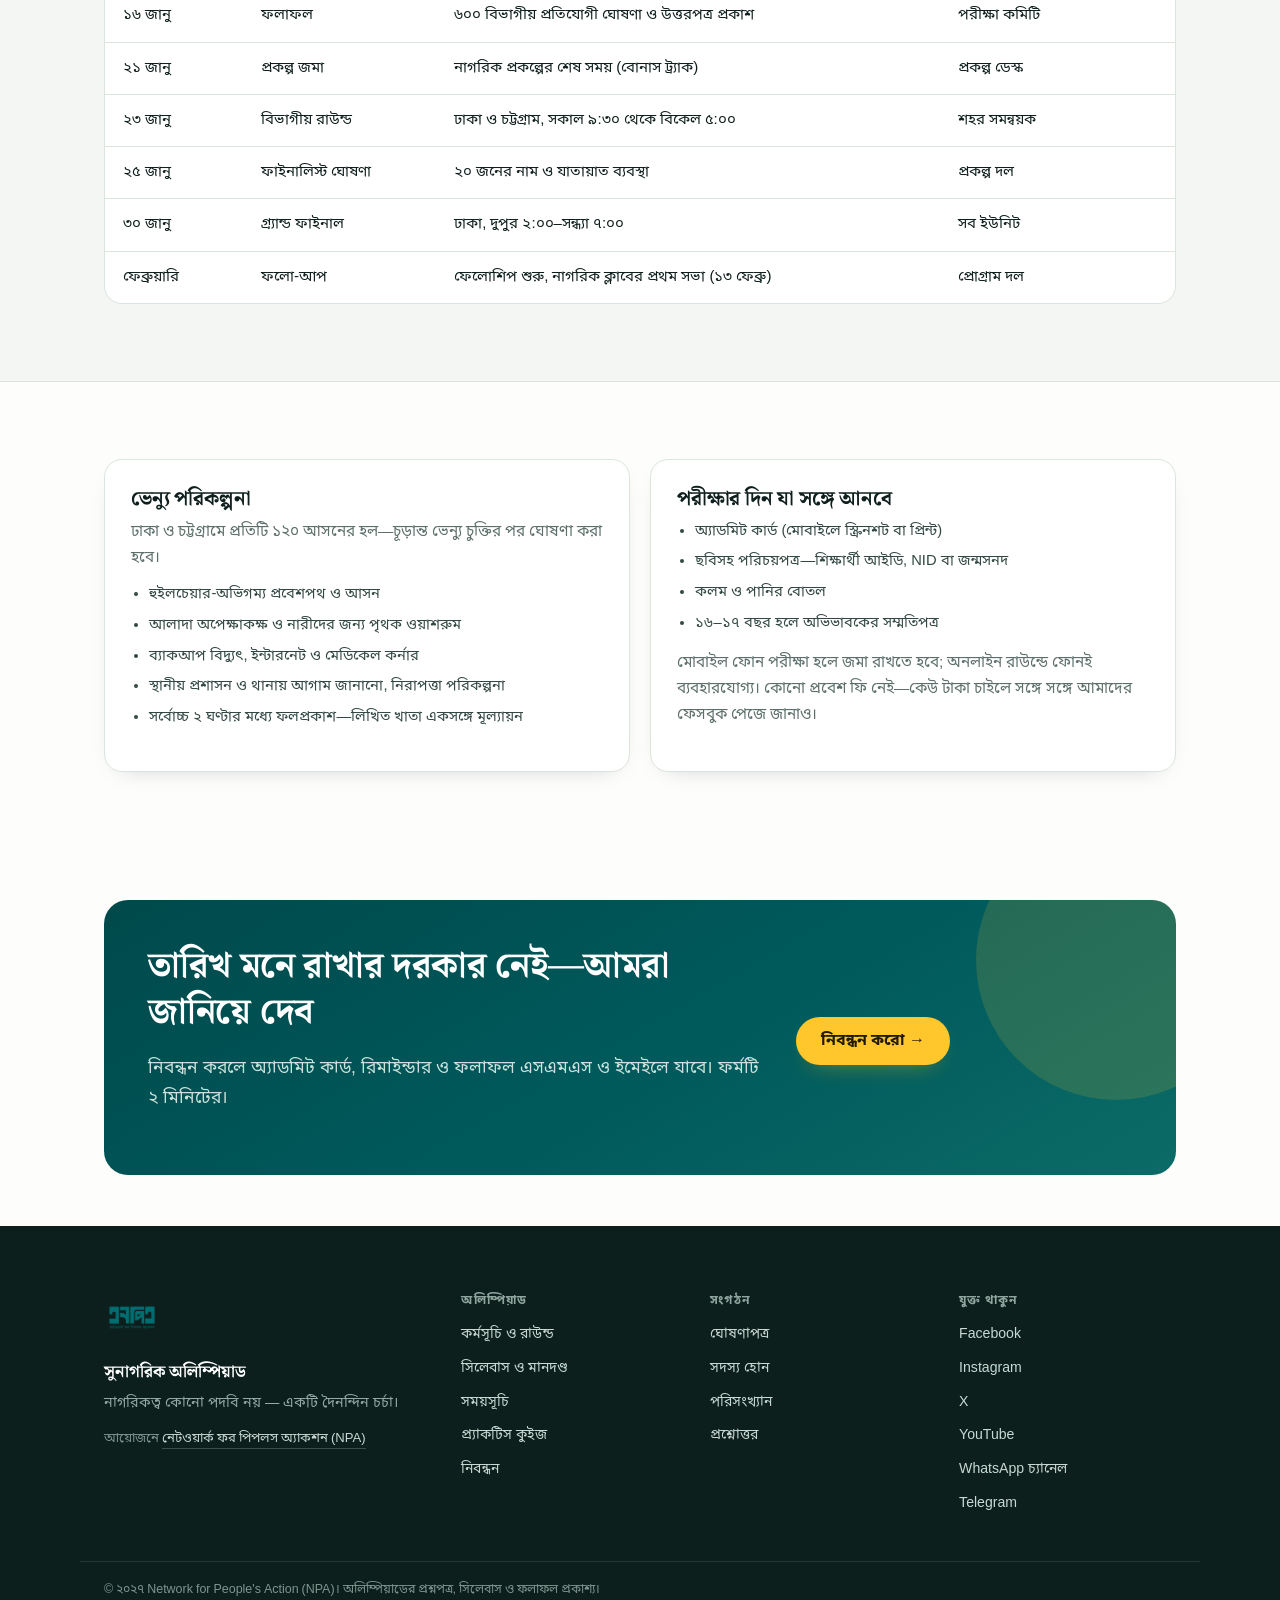
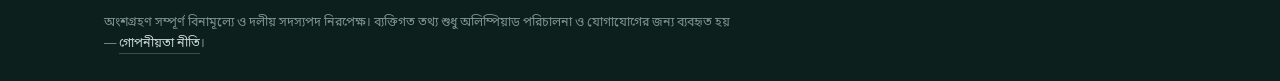
<file: schedule.html>
<!DOCTYPE html>
<html lang="bn">
<head>
<meta charset="utf-8">
<meta name="viewport" content="width=device-width, initial-scale=1">
<title>সময়সূচি ও ভেন্যু | সুনাগরিক অলিম্পিয়াড</title>
<meta name="description" content="নিবন্ধন থেকে গ্র্যান্ড ফাইনাল পর্যন্ত পূর্ণ সময়সূচি, ভেন্যু পরিকল্পনা ও পরীক্ষার দিনের নির্দেশনা।">
<meta name="theme-color" content="#005a5c">
<meta property="og:type" content="website">
<meta property="og:title" content="সময়সূচি ও ভেন্যু | সুনাগরিক অলিম্পিয়াড">
<meta property="og:description" content="নিবন্ধন থেকে গ্র্যান্ড ফাইনাল পর্যন্ত পূর্ণ সময়সূচি, ভেন্যু পরিকল্পনা ও পরীক্ষার দিনের নির্দেশনা।">
<meta property="og:image" content="assets/img/og-card.png">
<meta property="og:locale" content="bn_BD">
<link rel="icon" href="assets/img/npa-logo.png">
<link rel="stylesheet" href="assets/css/style.css">
<script src="assets/js/config.js" defer></script>
<script src="assets/js/site.js" defer></script>
</head>
<body data-page="schedule">
<a class="skip-link" href="#main">মূল অংশে যান</a>
<header class="site-header">
  <div class="wrap header-inner">
    <a class="brand" href="index.html">
      <img src="assets/img/npa-logo.png" alt="NPA লোগো" width="48" height="48">
      <span class="brand-text">
        <strong>সুনাগরিক অলিম্পিয়াড</strong>
        <small>NPA · ঢাকা ও চট্টগ্রাম</small>
      </span>
    </a>

    <nav class="nav" id="nav" aria-label="প্রধান মেনু">
      <a class="nav-link" data-nav="index" href="index.html">হোম</a>
      <a class="nav-link" data-nav="program" href="program.html">কর্মসূচি</a>
      <a class="nav-link" data-nav="syllabus" href="syllabus.html">সিলেবাস</a>
      <a class="nav-link is-active" data-nav="schedule" aria-current="page" href="schedule.html">সময়সূচি</a>
      <a class="nav-link" data-nav="quiz" href="quiz.html">প্র্যাকটিস</a>
      <a class="nav-link" data-nav="faq" href="faq.html">প্রশ্নোত্তর</a>
    </nav>

    <a class="btn btn-primary btn-sm nav-cta" href="register.html">বিনামূল্যে নিবন্ধন</a>

    <button class="btn-control-toggle theme-toggle-btn" type="button" aria-label="Toggle theme">🌙 Dark</button> <button class="nav-toggle" type="button" aria-expanded="false" aria-controls="nav" aria-label="মেনু খুলুন">
      <span></span><span></span>
    </button>
  </div>
</header>

<main id="main">
<section class="page-head">
  <div class="wrap">
    <p class="crumbs"><a href="index.html">হোম</a><span>/</span>সময়সূচি</p>
    <h1>সময়সূচি ও ভেন্যু</h1>
    <p>সব তারিখ শনিবার—যাতে ক্লাস বা অফিসের দিন নষ্ট না হয়। রমজান শুরুর আগেই গ্র্যান্ড ফাইনাল, যাতে পরবর্তী সময়সূচিতে চাপ না পড়ে।</p>
  </div>
</section>

<section class="section">
  <div class="wrap">
    <div class="two-col">
      <div>
        <div class="section-head reveal" style="margin-bottom:20px">
          <p class="kicker">মূল তারিখ</p>
          <h2>চারটি ধাপ, চারটি তারিখ</h2>
        </div>
        <ol class="timeline reveal">
          <li class="is-key">
            <span class="dot" aria-hidden="true"></span>
            <p class="date">১ ডিসেম্বর ২০২৬ – ৩ জানুয়ারি ২০২৭</p>
            <h3>নিবন্ধন</h3>
            <p>অনলাইনে ফর্ম, সম্পূর্ণ বিনামূল্যে। নিবন্ধনের সঙ্গে অ্যাডমিট কার্ড এসএমএস ও ইমেইলে।</p>
          </li>
          <li class="is-key">
            <span class="dot" aria-hidden="true"></span>
            <p class="date">৯ জানুয়ারি ২০২৭, শনিবার · সকাল ১০:০০</p>
            <h3>অনলাইন রাউন্ড</h3>
            <p>৪৫ মিনিট, ৬০ প্রশ্ন, ঘরে বসে। লগইন লিংক ৬ জানুয়ারি পাঠানো হবে।</p>
          </li>
          <li class="is-key">
            <span class="dot" aria-hidden="true"></span>
            <p class="date">২৩ জানুয়ারি ২০২৭, শনিবার · সকাল ৯:৩০</p>
            <h3>বিভাগীয় রাউন্ড</h3>
            <p>ঢাকা ও চট্টগ্রামে একই দিনে। সকালে লিখিত, বিকেলে মৌখিক।</p>
          </li>
          <li class="is-key">
            <span class="dot" aria-hidden="true"></span>
            <p class="date">৩০ জানুয়ারি ২০২৭, শনিবার · দুপুর ২:০০</p>
            <h3>গ্র্যান্ড ফাইনাল, ঢাকা</h3>
            <p>২০ ফাইনালিস্ট, ৫ জুরি, সরাসরি সম্প্রচার। সন্ধ্যায় পুরস্কার প্রদান।</p>
          </li>
        </ol>
      </div>

      <div class="card reveal" style="align-self:start">
        <h3>তারিখ বাছাইয়ের যুক্তি</h3>
        <ul style="font-size:.92rem;color:var(--ink-soft)">
          <li><strong>শনিবার:</strong> বাংলাদেশের কর্মদিবসের বাইরে, শিক্ষার্থী ও চাকরিজীবী দুজনের জন্যই সহজ।</li>
          <li><strong>জানুয়ারি:</strong> শীতকাল—বৃষ্টি ও গরমের ঝুঁকি কম, ভেন্যু ব্যবস্থাপনা সহজ।</li>
          <li><strong>রমজানের আগে:</strong> ২০২৭ সালে রমজান শুরু ফেব্রুয়ারির প্রথম সপ্তাহে; তার আগেই সবকিছু শেষ।</li>
          <li><strong>সংঘর্ষ এড়ানো:</strong> কোনো বিশ্ববিদ্যালয় ভর্তি পরীক্ষা একই তারিখে পড়লে বিভাগীয় রাউন্ড ২৪ জানুয়ারি (রবিবার) হবে—সিদ্ধান্ত ১০ জানুয়ারির মধ্যে ঘোষণা।</li>
        </ul>
        <p class="form-note" style="margin-top:14px">সব সময় বাংলাদেশ সময় (UTC+৬)। তারিখ পরিবর্তন হলে নিবন্ধিত সবাইকে এসএমএস ও ইমেইলে জানানো হবে।</p>
      </div>
    </div>
  </div>
</section>

<section class="section section-alt">
  <div class="wrap">
    <div class="section-head reveal">
      <p class="kicker">পূর্ণ সময়রেখা</p>
      <h2>নভেম্বর থেকে ফেব্রুয়ারি</h2>
    </div>
    <div class="table-wrap reveal">
      <table>
        <caption>সারণি — আয়োজনের ধাপ ও দায়িত্ব</caption>
        <thead><tr><th>তারিখ</th><th>ধাপ</th><th>বিস্তারিত</th><th>দায়িত্ব</th></tr></thead>
        <tbody>
          <tr><td>১–৩০ নভে</td><td>প্রস্তুতি</td><td>জুরি চূড়ান্ত, প্রশ্ন প্রণয়ন ও যাচাই, ভেন্যু বুকিং, স্পনসর চুক্তি</td><td>প্রকল্প দল</td></tr>
          <tr><td>১ ডিসে</td><td>নিবন্ধন শুরু</td><td>ওয়েবসাইট ও ফর্ম চালু, ক্যাম্পাস অ্যাম্বাসেডর নিয়োগ শুরু</td><td>আউটরিচ</td></tr>
          <tr><td>১–২০ ডিসে</td><td>ক্যাম্পাস রোডশো</td><td>ঢাকা ও চট্টগ্রামের ৩০ ক্যাম্পাসে সেশন</td><td>অ্যাম্বাসেডর + আউটরিচ</td></tr>
          <tr><td>৫ ডিসে</td><td>প্র্যাকটিস কুইজ</td><td>ওয়েবসাইটে ১২ প্রশ্নের প্র্যাকটিস চালু</td><td>ডিজিটাল</td></tr>
          <tr><td>৩ জানু</td><td>নিবন্ধন শেষ</td><td>রাত ১১:৫৯ পর্যন্ত</td><td>ডেটা দল</td></tr>
          <tr><td>৬ জানু</td><td>অ্যাডমিট কার্ড</td><td>এসএমএস ও ইমেইলে লগইন লিংক</td><td>ডেটা দল</td></tr>
          <tr><td>৯ জানু</td><td>অনলাইন রাউন্ড</td><td>সকাল ১০:০০–১০:৪৫; ১১ জানু মেক-আপ স্লট</td><td>পরীক্ষা কমিটি</td></tr>
          <tr><td>১৬ জানু</td><td>ফলাফল</td><td>৬০০ বিভাগীয় প্রতিযোগী ঘোষণা ও উত্তরপত্র প্রকাশ</td><td>পরীক্ষা কমিটি</td></tr>
          <tr><td>২১ জানু</td><td>প্রকল্প জমা</td><td>নাগরিক প্রকল্পের শেষ সময় (বোনাস ট্র্যাক)</td><td>প্রকল্প ডেস্ক</td></tr>
          <tr><td>২৩ জানু</td><td>বিভাগীয় রাউন্ড</td><td>ঢাকা ও চট্টগ্রাম, সকাল ৯:৩০ থেকে বিকেল ৫:০০</td><td>শহর সমন্বয়ক</td></tr>
          <tr><td>২৫ জানু</td><td>ফাইনালিস্ট ঘোষণা</td><td>২০ জনের নাম ও যাতায়াত ব্যবস্থা</td><td>প্রকল্প দল</td></tr>
          <tr><td>৩০ জানু</td><td>গ্র্যান্ড ফাইনাল</td><td>ঢাকা, দুপুর ২:০০–সন্ধ্যা ৭:০০</td><td>সব ইউনিট</td></tr>
          <tr><td>ফেব্রুয়ারি</td><td>ফলো-আপ</td><td>ফেলোশিপ শুরু, নাগরিক ক্লাবের প্রথম সভা (১৩ ফেব্রু)</td><td>প্রোগ্রাম দল</td></tr>
        </tbody>
      </table>
    </div>
  </div>
</section>

<section class="section">
  <div class="wrap">
    <div class="grid grid-2">
      <div class="card reveal">
        <h3>ভেন্যু পরিকল্পনা</h3>
        <p style="margin-bottom:12px">ঢাকা ও চট্টগ্রামে প্রতিটি ১২০ আসনের হল—চূড়ান্ত ভেন্যু চুক্তির পর ঘোষণা করা হবে।</p>
        <ul style="font-size:.92rem;color:var(--ink-soft)">
          <li>হুইলচেয়ার-অভিগম্য প্রবেশপথ ও আসন</li>
          <li>আলাদা অপেক্ষাকক্ষ ও নারীদের জন্য পৃথক ওয়াশরুম</li>
          <li>ব্যাকআপ বিদ্যুৎ, ইন্টারনেট ও মেডিকেল কর্নার</li>
          <li>স্থানীয় প্রশাসন ও থানায় আগাম জানানো, নিরাপত্তা পরিকল্পনা</li>
          <li>সর্বোচ্চ ২ ঘণ্টার মধ্যে ফলপ্রকাশ—লিখিত খাতা একসঙ্গে মূল্যায়ন</li>
        </ul>
      </div>
      <div class="card reveal">
        <h3>পরীক্ষার দিন যা সঙ্গে আনবে</h3>
        <ul style="font-size:.92rem;color:var(--ink-soft)">
          <li>অ্যাডমিট কার্ড (মোবাইলে স্ক্রিনশট বা প্রিন্ট)</li>
          <li>ছবিসহ পরিচয়পত্র—শিক্ষার্থী আইডি, NID বা জন্মসনদ</li>
          <li>কলম ও পানির বোতল</li>
          <li>১৬–১৭ বছর হলে অভিভাবকের সম্মতিপত্র</li>
        </ul>
        <p class="form-note" style="margin-top:14px">মোবাইল ফোন পরীক্ষা হলে জমা রাখতে হবে; অনলাইন রাউন্ডে ফোনই ব্যবহারযোগ্য। কোনো প্রবেশ ফি নেই—কেউ টাকা চাইলে সঙ্গে সঙ্গে আমাদের ফেসবুক পেজে জানাও।</p>
      </div>
    </div>
  </div>
</section>

<section class="section-tight">
  <div class="wrap">
    <div class="band reveal">
      <div class="band-grid">
        <div>
          <h2>তারিখ মনে রাখার দরকার নেই—আমরা জানিয়ে দেব</h2>
          <p>নিবন্ধন করলে অ্যাডমিট কার্ড, রিমাইন্ডার ও ফলাফল এসএমএস ও ইমেইলে যাবে। ফর্মটি ২ মিনিটের।</p>
        </div>
        <div><a class="btn btn-amber" href="register.html">নিবন্ধন করো →</a></div>
      </div>
    </div>
  </div>
</section>
</main>
<footer class="site-footer">
  <div class="wrap footer-grid">
    <div class="footer-brand">
      <img src="assets/img/npa-logo.png" alt="" width="56" height="56">
      <p class="footer-word">সুনাগরিক অলিম্পিয়াড</p>
      <p class="footer-line">নাগরিকত্ব কোনো পদবি নয় — একটি দৈনন্দিন চর্চা।</p>
      <p class="footer-org">আয়োজনে <a href="https://ournpa.org/" target="_blank" rel="noopener">নেটওয়ার্ক ফর পিপলস অ্যাকশন (NPA)</a></p>
    </div>

    <nav class="footer-col" aria-label="অলিম্পিয়াড">
      <h3>অলিম্পিয়াড</h3>
      <a href="program.html">কর্মসূচি ও রাউন্ড</a>
      <a href="syllabus.html">সিলেবাস ও মানদণ্ড</a>
      <a href="schedule.html">সময়সূচি</a>
      <a href="quiz.html">প্র্যাকটিস কুইজ</a>
      <a href="register.html">নিবন্ধন</a>
    </nav>

    <nav class="footer-col" aria-label="সংগঠন">
      <h3>সংগঠন</h3>
      <a href="https://ournpa.org/manifesto" target="_blank" rel="noopener">ঘোষণাপত্র</a>
      <a href="https://ournpa.org/membership" target="_blank" rel="noopener">সদস্য হোন</a>
      <a href="https://ournpa.org/statistics" target="_blank" rel="noopener">পরিসংখ্যান</a>
      <a href="faq.html">প্রশ্নোত্তর</a>
    </nav>

    <div class="footer-col footer-social">
      <h3>যুক্ত থাকুন</h3>
      <a href="https://www.facebook.com/ournpa" target="_blank" rel="noopener">Facebook</a>
      <a href="https://www.instagram.com/ournpa/" target="_blank" rel="noopener">Instagram</a>
      <a href="https://x.com/our_npa" target="_blank" rel="noopener">X</a>
      <a href="https://www.youtube.com/@our_npa" target="_blank" rel="noopener">YouTube</a>
      <a href="https://whatsapp.com/channel/0029Vb7qlDq1CYoQKV0MlK2Z" target="_blank" rel="noopener">WhatsApp চ্যানেল</a>
      <a href="https://t.me/our_npa" target="_blank" rel="noopener">Telegram</a>
    </div>
  </div>

  <div class="wrap footer-bottom">
    <p>© ২০২৭ Network for People's Action (NPA)। অলিম্পিয়াডের প্রশ্নপত্র, সিলেবাস ও ফলাফল প্রকাশ্য।</p>
    <p class="footer-legal">অংশগ্রহণ সম্পূর্ণ বিনামূল্যে ও দলীয় সদস্যপদ নিরপেক্ষ। ব্যক্তিগত তথ্য শুধু অলিম্পিয়াড পরিচালনা ও যোগাযোগের জন্য ব্যবহৃত হয় — <a href="faq.html#privacy">গোপনীয়তা নীতি</a>।</p>
  </div>
</footer>
</file>
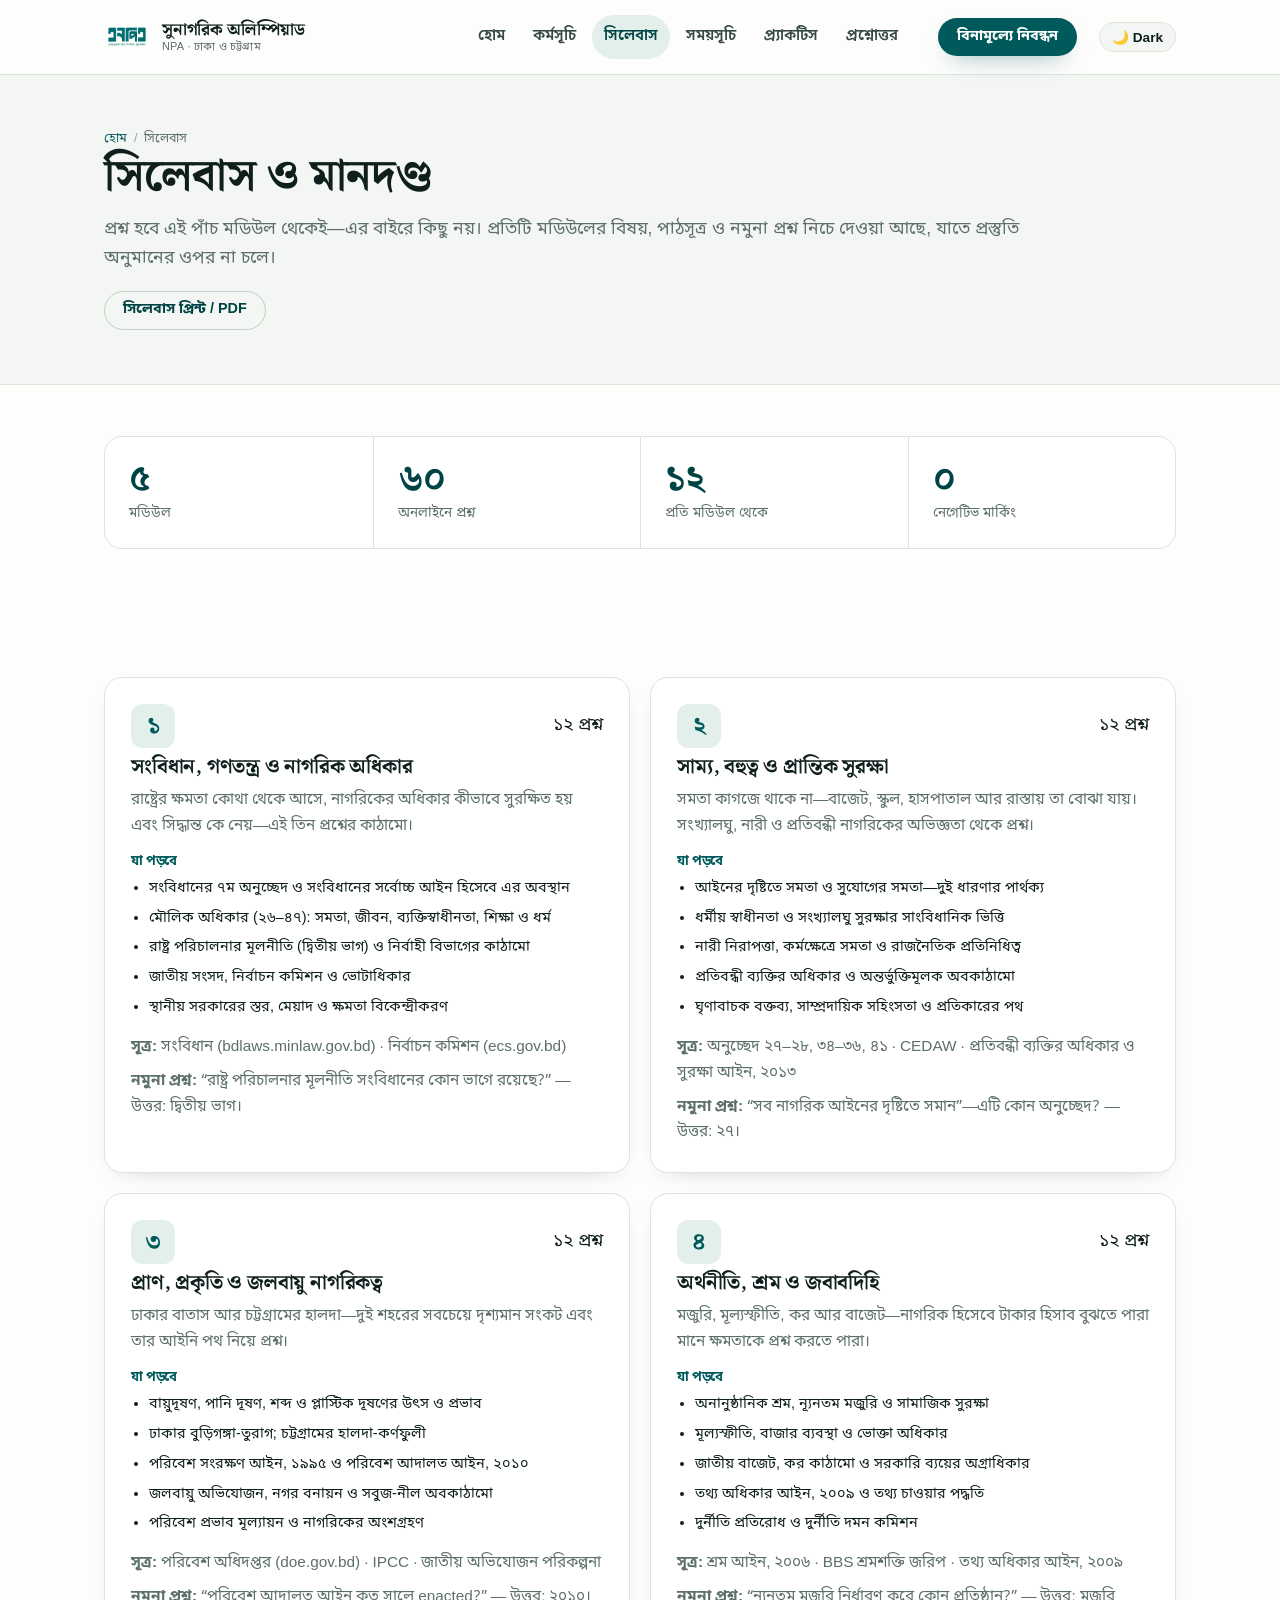
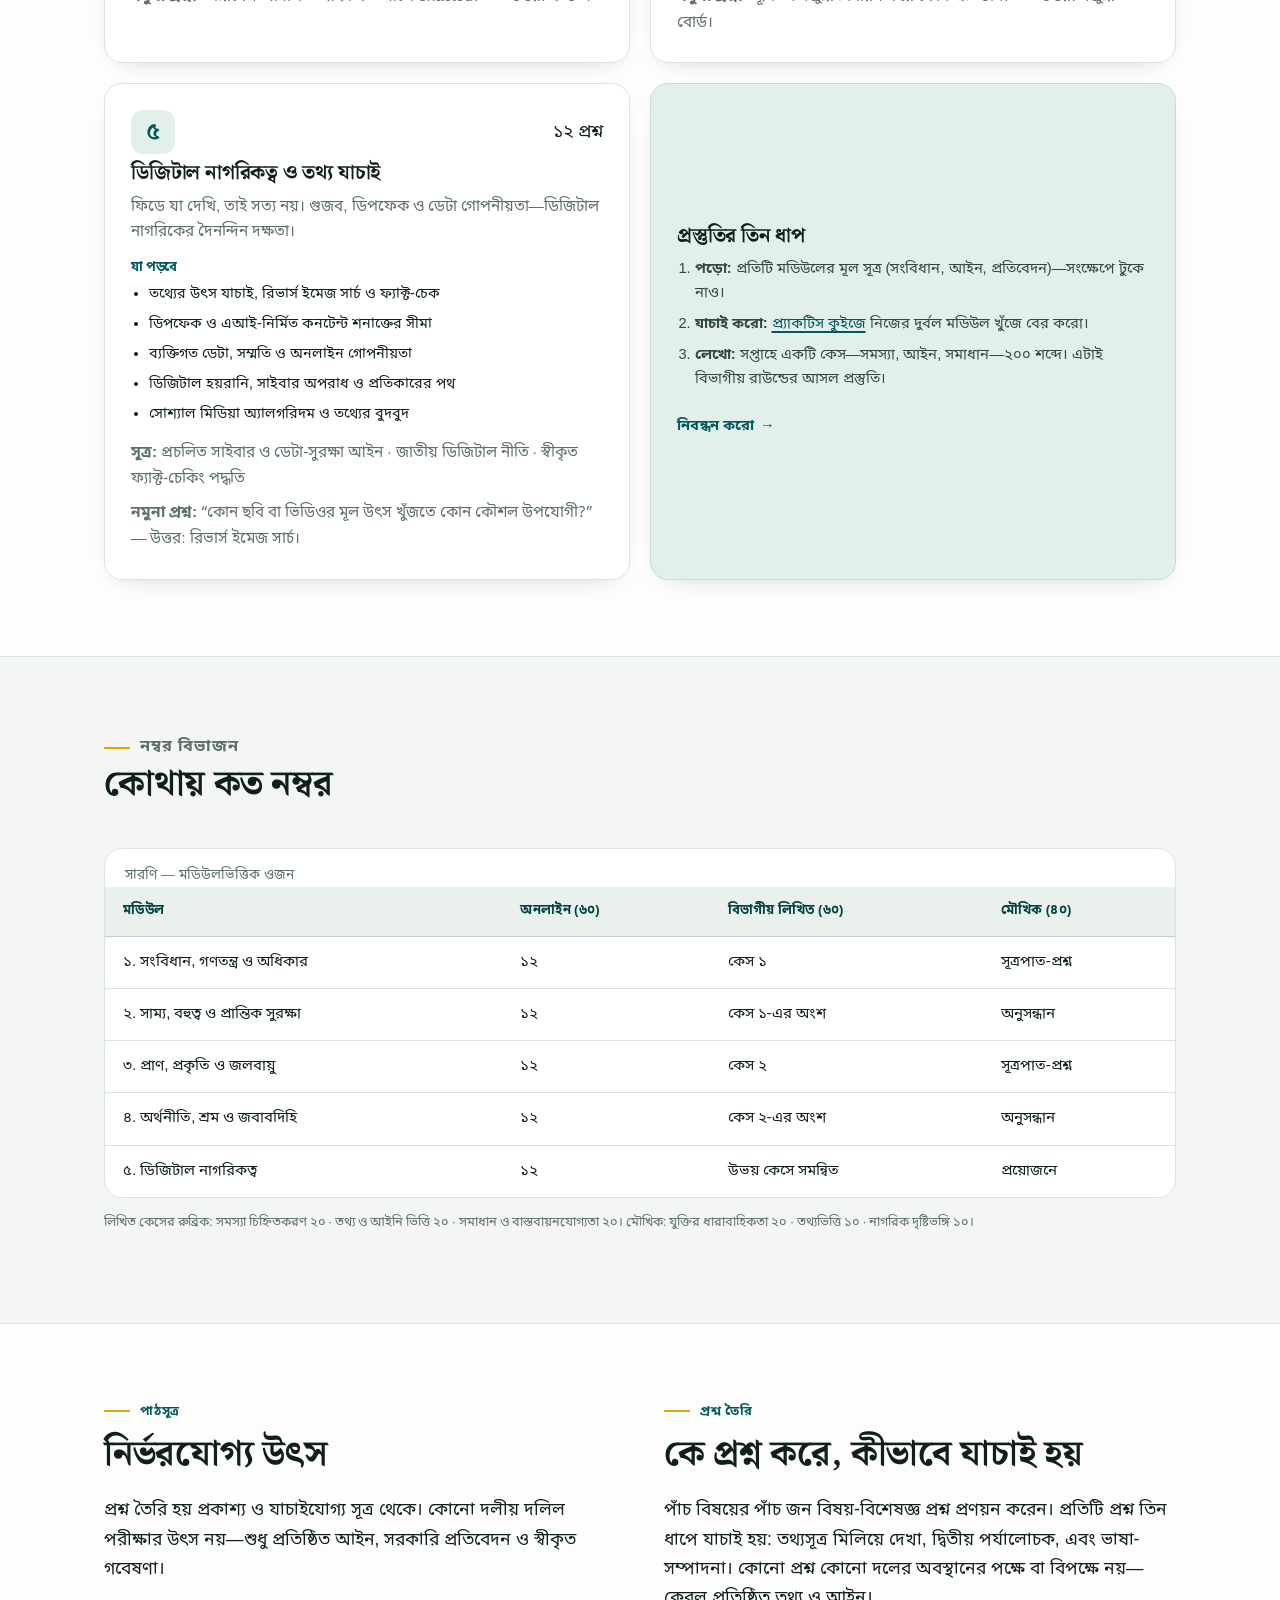
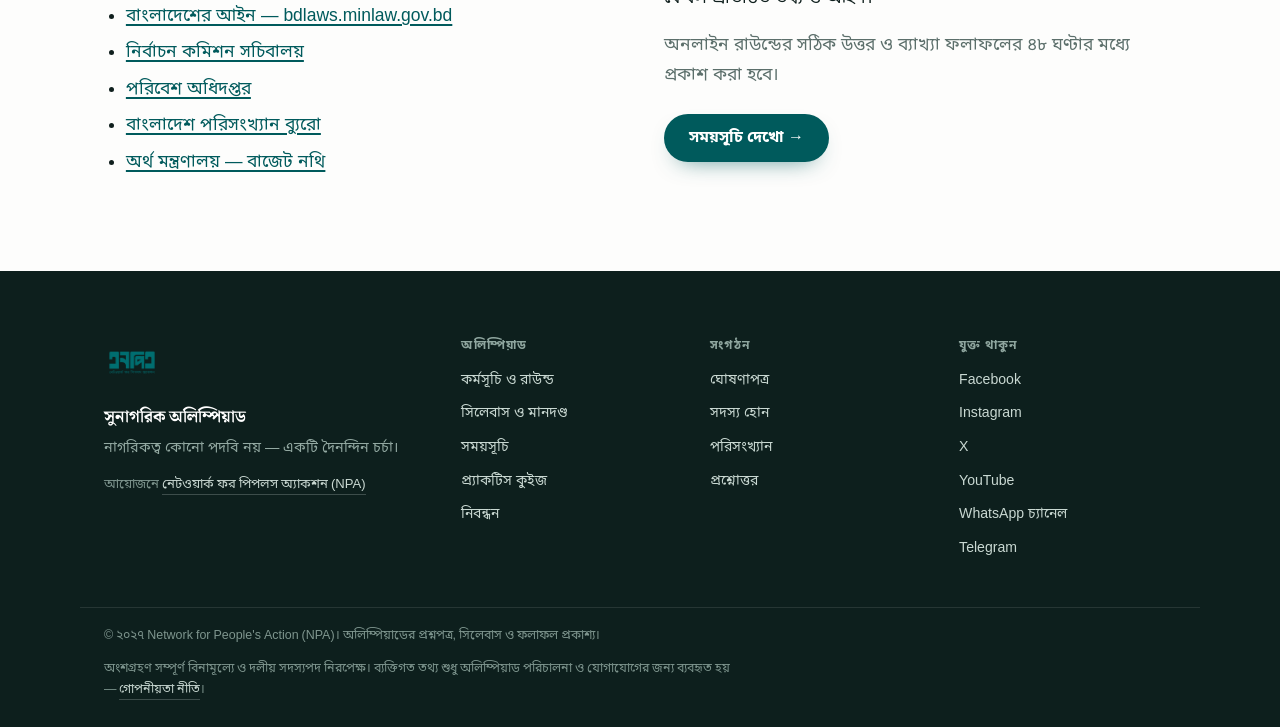
<file: syllabus.html>
<!DOCTYPE html>
<html lang="bn">
<head>
<meta charset="utf-8">
<meta name="viewport" content="width=device-width, initial-scale=1">
<title>সিলেবাস ও মানদণ্ড | সুনাগরিক অলিম্পিয়াড</title>
<meta name="description" content="পাঁচ মডিউলের বিস্তারিত সিলেবাস, নম্বর বিভাজন, পাঠসূত্র ও প্রস্তুতির পরামর্শ।">
<meta name="theme-color" content="#005a5c">
<meta property="og:type" content="website">
<meta property="og:title" content="সিলেবাস ও মানদণ্ড | সুনাগরিক অলিম্পিয়াড">
<meta property="og:description" content="পাঁচ মডিউলের বিস্তারিত সিলেবাস, নম্বর বিভাজন, পাঠসূত্র ও প্রস্তুতির পরামর্শ।">
<meta property="og:image" content="assets/img/og-card.png">
<meta property="og:locale" content="bn_BD">
<link rel="icon" href="assets/img/npa-logo.png">
<link rel="stylesheet" href="assets/css/style.css">
<script src="assets/js/config.js" defer></script>
<script src="assets/js/site.js" defer></script>
</head>
<body data-page="syllabus">
<a class="skip-link" href="#main">মূল অংশে যান</a>
<header class="site-header">
  <div class="wrap header-inner">
    <a class="brand" href="index.html">
      <img src="assets/img/npa-logo.png" alt="NPA লোগো" width="48" height="48">
      <span class="brand-text">
        <strong>সুনাগরিক অলিম্পিয়াড</strong>
        <small>NPA · ঢাকা ও চট্টগ্রাম</small>
      </span>
    </a>

    <nav class="nav" id="nav" aria-label="প্রধান মেনু">
      <a class="nav-link" data-nav="index" href="index.html">হোম</a>
      <a class="nav-link" data-nav="program" href="program.html">কর্মসূচি</a>
      <a class="nav-link is-active" data-nav="syllabus" aria-current="page" href="syllabus.html">সিলেবাস</a>
      <a class="nav-link" data-nav="schedule" href="schedule.html">সময়সূচি</a>
      <a class="nav-link" data-nav="quiz" href="quiz.html">প্র্যাকটিস</a>
      <a class="nav-link" data-nav="faq" href="faq.html">প্রশ্নোত্তর</a>
    </nav>

    <a class="btn btn-primary btn-sm nav-cta" href="register.html">বিনামূল্যে নিবন্ধন</a>

    <button class="btn-control-toggle theme-toggle-btn" type="button" aria-label="Toggle theme">🌙 Dark</button> <button class="nav-toggle" type="button" aria-expanded="false" aria-controls="nav" aria-label="মেনু খুলুন">
      <span></span><span></span>
    </button>
  </div>
</header>

<main id="main">
<section class="page-head">
  <div class="wrap">
    <p class="crumbs"><a href="index.html">হোম</a><span>/</span>সিলেবাস</p>
    <h1>সিলেবাস ও মানদণ্ড</h1>
    <p>প্রশ্ন হবে এই পাঁচ মডিউল থেকেই—এর বাইরে কিছু নয়। প্রতিটি মডিউলের বিষয়, পাঠসূত্র ও নমুনা প্রশ্ন নিচে দেওয়া আছে, যাতে প্রস্তুতি অনুমানের ওপর না চলে।</p>
    <p style="margin-top:18px"><button class="btn btn-ghost btn-sm no-print" type="button" onclick="window.print()">সিলেবাস প্রিন্ট / PDF</button></p>
  </div>
</section>

<section class="section-tight">
  <div class="wrap">
    <div class="stat-band reveal">
      <div class="stat"><span class="n">৫</span><span class="l">মডিউল</span></div>
      <div class="stat"><span class="n">৬০</span><span class="l">অনলাইনে প্রশ্ন</span></div>
      <div class="stat"><span class="n">১২</span><span class="l">প্রতি মডিউল থেকে</span></div>
      <div class="stat"><span class="n">০</span><span class="l">নেগেটিভ মার্কিং</span></div>
    </div>
  </div>
</section>

<section class="section">
  <div class="wrap">
    <div class="grid grid-2">

      <article class="card reveal">
        <div class="module-top" style="margin-bottom:6px"><span class="num" style="margin:0">১</span><span class="tag">১২ প্রশ্ন</span></div>
        <h3>সংবিধান, গণতন্ত্র ও নাগরিক অধিকার</h3>
        <p style="margin-bottom:12px">রাষ্ট্রের ক্ষমতা কোথা থেকে আসে, নাগরিকের অধিকার কীভাবে সুরক্ষিত হয় এবং সিদ্ধান্ত কে নেয়—এই তিন প্রশ্নের কাঠামো।</p>
        <h4 style="font-family:var(--sans);font-size:.82rem;color:var(--teal);margin:14px 0 6px">যা পড়বে</h4>
        <ul style="font-size:.9rem">
          <li>সংবিধানের ৭ম অনুচ্ছেদ ও সংবিধানের সর্বোচ্চ আইন হিসেবে এর অবস্থান</li>
          <li>মৌলিক অধিকার (২৬–৪৭): সমতা, জীবন, ব্যক্তিস্বাধীনতা, শিক্ষা ও ধর্ম</li>
          <li>রাষ্ট্র পরিচালনার মূলনীতি (দ্বিতীয় ভাগ) ও নির্বাহী বিভাগের কাঠামো</li>
          <li>জাতীয় সংসদ, নির্বাচন কমিশন ও ভোটাধিকার</li>
          <li>স্থানীয় সরকারের স্তর, মেয়াদ ও ক্ষমতা বিকেন্দ্রীকরণ</li>
        </ul>
        <p class="form-note" style="margin-top:12px"><strong>সূত্র:</strong> সংবিধান (bdlaws.minlaw.gov.bd) · নির্বাচন কমিশন (ecs.gov.bd)</p>
        <p class="form-note" style="margin-top:8px"><strong>নমুনা প্রশ্ন:</strong> “রাষ্ট্র পরিচালনার মূলনীতি সংবিধানের কোন ভাগে রয়েছে?” — উত্তর: দ্বিতীয় ভাগ।</p>
      </article>

      <article class="card reveal">
        <div class="module-top" style="margin-bottom:6px"><span class="num" style="margin:0">২</span><span class="tag">১২ প্রশ্ন</span></div>
        <h3>সাম্য, বহুত্ব ও প্রান্তিক সুরক্ষা</h3>
        <p style="margin-bottom:12px">সমতা কাগজে থাকে না—বাজেট, স্কুল, হাসপাতাল আর রাস্তায় তা বোঝা যায়। সংখ্যালঘু, নারী ও প্রতিবন্ধী নাগরিকের অভিজ্ঞতা থেকে প্রশ্ন।</p>
        <h4 style="font-family:var(--sans);font-size:.82rem;color:var(--teal);margin:14px 0 6px">যা পড়বে</h4>
        <ul style="font-size:.9rem">
          <li>আইনের দৃষ্টিতে সমতা ও সুযোগের সমতা—দুই ধারণার পার্থক্য</li>
          <li>ধর্মীয় স্বাধীনতা ও সংখ্যালঘু সুরক্ষার সাংবিধানিক ভিত্তি</li>
          <li>নারী নিরাপত্তা, কর্মক্ষেত্রে সমতা ও রাজনৈতিক প্রতিনিধিত্ব</li>
          <li>প্রতিবন্ধী ব্যক্তির অধিকার ও অন্তর্ভুক্তিমূলক অবকাঠামো</li>
          <li>ঘৃণাবাচক বক্তব্য, সাম্প্রদায়িক সহিংসতা ও প্রতিকারের পথ</li>
        </ul>
        <p class="form-note" style="margin-top:12px"><strong>সূত্র:</strong> অনুচ্ছেদ ২৭–২৮, ৩৪–৩৬, ৪১ · CEDAW · প্রতিবন্ধী ব্যক্তির অধিকার ও সুরক্ষা আইন, ২০১৩</p>
        <p class="form-note" style="margin-top:8px"><strong>নমুনা প্রশ্ন:</strong> “সব নাগরিক আইনের দৃষ্টিতে সমান”—এটি কোন অনুচ্ছেদ? — উত্তর: ২৭।</p>
      </article>

      <article class="card reveal">
        <div class="module-top" style="margin-bottom:6px"><span class="num" style="margin:0">৩</span><span class="tag">১২ প্রশ্ন</span></div>
        <h3>প্রাণ, প্রকৃতি ও জলবায়ু নাগরিকত্ব</h3>
        <p style="margin-bottom:12px">ঢাকার বাতাস আর চট্টগ্রামের হালদা—দুই শহরের সবচেয়ে দৃশ্যমান সংকট এবং তার আইনি পথ নিয়ে প্রশ্ন।</p>
        <h4 style="font-family:var(--sans);font-size:.82rem;color:var(--teal);margin:14px 0 6px">যা পড়বে</h4>
        <ul style="font-size:.9rem">
          <li>বায়ুদূষণ, পানি দূষণ, শব্দ ও প্লাস্টিক দূষণের উৎস ও প্রভাব</li>
          <li>ঢাকার বুড়িগঙ্গা-তুরাগ; চট্টগ্রামের হালদা-কর্ণফুলী</li>
          <li>পরিবেশ সংরক্ষণ আইন, ১৯৯৫ ও পরিবেশ আদালত আইন, ২০১০</li>
          <li>জলবায়ু অভিযোজন, নগর বনায়ন ও সবুজ-নীল অবকাঠামো</li>
          <li>পরিবেশ প্রভাব মূল্যায়ন ও নাগরিকের অংশগ্রহণ</li>
        </ul>
        <p class="form-note" style="margin-top:12px"><strong>সূত্র:</strong> পরিবেশ অধিদপ্তর (doe.gov.bd) · IPCC · জাতীয় অভিযোজন পরিকল্পনা</p>
        <p class="form-note" style="margin-top:8px"><strong>নমুনা প্রশ্ন:</strong> “পরিবেশ আদালত আইন কত সালে enacted?” — উত্তর: ২০১০।</p>
      </article>

      <article class="card reveal">
        <div class="module-top" style="margin-bottom:6px"><span class="num" style="margin:0">৪</span><span class="tag">১২ প্রশ্ন</span></div>
        <h3>অর্থনীতি, শ্রম ও জবাবদিহি</h3>
        <p style="margin-bottom:12px">মজুরি, মূল্যস্ফীতি, কর আর বাজেট—নাগরিক হিসেবে টাকার হিসাব বুঝতে পারা মানে ক্ষমতাকে প্রশ্ন করতে পারা।</p>
        <h4 style="font-family:var(--sans);font-size:.82rem;color:var(--teal);margin:14px 0 6px">যা পড়বে</h4>
        <ul style="font-size:.9rem">
          <li>অনানুষ্ঠানিক শ্রম, ন্যূনতম মজুরি ও সামাজিক সুরক্ষা</li>
          <li>মূল্যস্ফীতি, বাজার ব্যবস্থা ও ভোক্তা অধিকার</li>
          <li>জাতীয় বাজেট, কর কাঠামো ও সরকারি ব্যয়ের অগ্রাধিকার</li>
          <li>তথ্য অধিকার আইন, ২০০৯ ও তথ্য চাওয়ার পদ্ধতি</li>
          <li>দুর্নীতি প্রতিরোধ ও দুর্নীতি দমন কমিশন</li>
        </ul>
        <p class="form-note" style="margin-top:12px"><strong>সূত্র:</strong> শ্রম আইন, ২০০৬ · BBS শ্রমশক্তি জরিপ · তথ্য অধিকার আইন, ২০০৯</p>
        <p class="form-note" style="margin-top:8px"><strong>নমুনা প্রশ্ন:</strong> “ন্যূনতম মজুরি নির্ধারণ করে কোন প্রতিষ্ঠান?” — উত্তর: মজুরি বোর্ড।</p>
      </article>

      <article class="card reveal">
        <div class="module-top" style="margin-bottom:6px"><span class="num" style="margin:0">৫</span><span class="tag">১২ প্রশ্ন</span></div>
        <h3>ডিজিটাল নাগরিকত্ব ও তথ্য যাচাই</h3>
        <p style="margin-bottom:12px">ফিডে যা দেখি, তাই সত্য নয়। গুজব, ডিপফেক ও ডেটা গোপনীয়তা—ডিজিটাল নাগরিকের দৈনন্দিন দক্ষতা।</p>
        <h4 style="font-family:var(--sans);font-size:.82rem;color:var(--teal);margin:14px 0 6px">যা পড়বে</h4>
        <ul style="font-size:.9rem">
          <li>তথ্যের উৎস যাচাই, রিভার্স ইমেজ সার্চ ও ফ্যাক্ট-চেক</li>
          <li>ডিপফেক ও এআই-নির্মিত কনটেন্ট শনাক্তের সীমা</li>
          <li>ব্যক্তিগত ডেটা, সম্মতি ও অনলাইন গোপনীয়তা</li>
          <li>ডিজিটাল হয়রানি, সাইবার অপরাধ ও প্রতিকারের পথ</li>
          <li>সোশ্যাল মিডিয়া অ্যালগরিদম ও তথ্যের বুদবুদ</li>
        </ul>
        <p class="form-note" style="margin-top:12px"><strong>সূত্র:</strong> প্রচলিত সাইবার ও ডেটা-সুরক্ষা আইন · জাতীয় ডিজিটাল নীতি · স্বীকৃত ফ্যাক্ট-চেকিং পদ্ধতি</p>
        <p class="form-note" style="margin-top:8px"><strong>নমুনা প্রশ্ন:</strong> “কোন ছবি বা ভিডিওর মূল উৎস খুঁজতে কোন কৌশল উপযোগী?” — উত্তর: রিভার্স ইমেজ সার্চ।</p>
      </article>

      <article class="card reveal" style="background:var(--teal-soft);border-color:#c8dcd3;display:flex;flex-direction:column;justify-content:center">
        <h3>প্রস্তুতির তিন ধাপ</h3>
        <ol style="font-size:.92rem;color:var(--ink-soft);padding-left:1.2em;margin:0">
          <li><strong>পড়ো:</strong> প্রতিটি মডিউলের মূল সূত্র (সংবিধান, আইন, প্রতিবেদন)—সংক্ষেপে টুকে নাও।</li>
          <li><strong>যাচাই করো:</strong> <a href="quiz.html">প্র্যাকটিস কুইজে</a> নিজের দুর্বল মডিউল খুঁজে বের করো।</li>
          <li><strong>লেখো:</strong> সপ্তাহে একটি কেস—সমস্যা, আইন, সমাধান—২০০ শব্দে। এটাই বিভাগীয় রাউন্ডের আসল প্রস্তুতি।</li>
        </ol>
        <a class="card-link" href="register.html">নিবন্ধন করো</a>
      </article>
    </div>
  </div>
</section>

<section class="section section-alt">
  <div class="wrap">
    <div class="section-head reveal">
      <p class="kicker">নম্বর বিভাজন</p>
      <h2>কোথায় কত নম্বর</h2>
    </div>
    <div class="table-wrap reveal">
      <table>
        <caption>সারণি — মডিউলভিত্তিক ওজন</caption>
        <thead><tr><th>মডিউল</th><th>অনলাইন (৬০)</th><th>বিভাগীয় লিখিত (৬০)</th><th>মৌখিক (৪০)</th></tr></thead>
        <tbody>
          <tr><td>১. সংবিধান, গণতন্ত্র ও অধিকার</td><td>১২</td><td>কেস ১</td><td>সূত্রপাত-প্রশ্ন</td></tr>
          <tr><td>২. সাম্য, বহুত্ব ও প্রান্তিক সুরক্ষা</td><td>১২</td><td>কেস ১-এর অংশ</td><td>অনুসন্ধান</td></tr>
          <tr><td>৩. প্রাণ, প্রকৃতি ও জলবায়ু</td><td>১২</td><td>কেস ২</td><td>সূত্রপাত-প্রশ্ন</td></tr>
          <tr><td>৪. অর্থনীতি, শ্রম ও জবাবদিহি</td><td>১২</td><td>কেস ২-এর অংশ</td><td>অনুসন্ধান</td></tr>
          <tr><td>৫. ডিজিটাল নাগরিকত্ব</td><td>১২</td><td>উভয় কেসে সমন্বিত</td><td>প্রয়োজনে</td></tr>
        </tbody>
      </table>
    </div>
    <p class="form-note" style="margin-top:14px">লিখিত কেসের রুব্রিক: সমস্যা চিহ্নিতকরণ ২০ · তথ্য ও আইনি ভিত্তি ২০ · সমাধান ও বাস্তবায়নযোগ্যতা ২০। মৌখিক: যুক্তির ধারাবাহিকতা ২০ · তথ্যভিত্তি ১০ · নাগরিক দৃষ্টিভঙ্গি ১০।</p>
  </div>
</section>

<section class="section">
  <div class="wrap two-col">
    <div class="reveal">
      <p class="kicker">পাঠসূত্র</p>
      <h2>নির্ভরযোগ্য উৎস</h2>
      <p>প্রশ্ন তৈরি হয় প্রকাশ্য ও যাচাইযোগ্য সূত্র থেকে। কোনো দলীয় দলিল পরীক্ষার উৎস নয়—শুধু প্রতিষ্ঠিত আইন, সরকারি প্রতিবেদন ও স্বীকৃত গবেষণা।</p>
      <ul>
        <li><a href="https://bdlaws.minlaw.gov.bd/" target="_blank" rel="noopener">বাংলাদেশের আইন — bdlaws.minlaw.gov.bd</a></li>
        <li><a href="https://ecs.gov.bd/" target="_blank" rel="noopener">নির্বাচন কমিশন সচিবালয়</a></li>
        <li><a href="https://www.doe.gov.bd/" target="_blank" rel="noopener">পরিবেশ অধিদপ্তর</a></li>
        <li><a href="https://bbs.gov.bd/" target="_blank" rel="noopener">বাংলাদেশ পরিসংখ্যান ব্যুরো</a></li>
        <li><a href="https://mof.gov.bd/" target="_blank" rel="noopener">অর্থ মন্ত্রণালয় — বাজেট নথি</a></li>
      </ul>
    </div>
    <div class="reveal">
      <p class="kicker">প্রশ্ন তৈরি</p>
      <h2>কে প্রশ্ন করে, কীভাবে যাচাই হয়</h2>
      <p>পাঁচ বিষয়ের পাঁচ জন বিষয়-বিশেষজ্ঞ প্রশ্ন প্রণয়ন করেন। প্রতিটি প্রশ্ন তিন ধাপে যাচাই হয়: তথ্যসূত্র মিলিয়ে দেখা, দ্বিতীয় পর্যালোচক, এবং ভাষা-সম্পাদনা। কোনো প্রশ্ন কোনো দলের অবস্থানের পক্ষে বা বিপক্ষে নয়—কেবল প্রতিষ্ঠিত তথ্য ও আইন।</p>
      <p class="muted">অনলাইন রাউন্ডের সঠিক উত্তর ও ব্যাখ্যা ফলাফলের ৪৮ ঘণ্টার মধ্যে প্রকাশ করা হবে।</p>
      <a class="btn btn-primary" href="schedule.html" style="margin-top:6px">সময়সূচি দেখো →</a>
    </div>
  </div>
</section>
</main>
<footer class="site-footer">
  <div class="wrap footer-grid">
    <div class="footer-brand">
      <img src="assets/img/npa-logo.png" alt="" width="56" height="56">
      <p class="footer-word">সুনাগরিক অলিম্পিয়াড</p>
      <p class="footer-line">নাগরিকত্ব কোনো পদবি নয় — একটি দৈনন্দিন চর্চা।</p>
      <p class="footer-org">আয়োজনে <a href="https://ournpa.org/" target="_blank" rel="noopener">নেটওয়ার্ক ফর পিপলস অ্যাকশন (NPA)</a></p>
    </div>

    <nav class="footer-col" aria-label="অলিম্পিয়াড">
      <h3>অলিম্পিয়াড</h3>
      <a href="program.html">কর্মসূচি ও রাউন্ড</a>
      <a href="syllabus.html">সিলেবাস ও মানদণ্ড</a>
      <a href="schedule.html">সময়সূচি</a>
      <a href="quiz.html">প্র্যাকটিস কুইজ</a>
      <a href="register.html">নিবন্ধন</a>
    </nav>

    <nav class="footer-col" aria-label="সংগঠন">
      <h3>সংগঠন</h3>
      <a href="https://ournpa.org/manifesto" target="_blank" rel="noopener">ঘোষণাপত্র</a>
      <a href="https://ournpa.org/membership" target="_blank" rel="noopener">সদস্য হোন</a>
      <a href="https://ournpa.org/statistics" target="_blank" rel="noopener">পরিসংখ্যান</a>
      <a href="faq.html">প্রশ্নোত্তর</a>
    </nav>

    <div class="footer-col footer-social">
      <h3>যুক্ত থাকুন</h3>
      <a href="https://www.facebook.com/ournpa" target="_blank" rel="noopener">Facebook</a>
      <a href="https://www.instagram.com/ournpa/" target="_blank" rel="noopener">Instagram</a>
      <a href="https://x.com/our_npa" target="_blank" rel="noopener">X</a>
      <a href="https://www.youtube.com/@our_npa" target="_blank" rel="noopener">YouTube</a>
      <a href="https://whatsapp.com/channel/0029Vb7qlDq1CYoQKV0MlK2Z" target="_blank" rel="noopener">WhatsApp চ্যানেল</a>
      <a href="https://t.me/our_npa" target="_blank" rel="noopener">Telegram</a>
    </div>
  </div>

  <div class="wrap footer-bottom">
    <p>© ২০২৭ Network for People's Action (NPA)। অলিম্পিয়াডের প্রশ্নপত্র, সিলেবাস ও ফলাফল প্রকাশ্য।</p>
    <p class="footer-legal">অংশগ্রহণ সম্পূর্ণ বিনামূল্যে ও দলীয় সদস্যপদ নিরপেক্ষ। ব্যক্তিগত তথ্য শুধু অলিম্পিয়াড পরিচালনা ও যোগাযোগের জন্য ব্যবহৃত হয় — <a href="faq.html#privacy">গোপনীয়তা নীতি</a>।</p>
  </div>
</footer>
</file>
<file: assets/css/style.css>
/* ==========================================================================
   সুনাগরিক অলিম্পিয়াড — NPA
   Light editorial civic design. Teal + paper + amber, Bengali-first.
   ========================================================================== */

@font-face{font-family:"Noto Serif Bengali";src:url("../fonts/NotoSerifBengali-Regular.ttf") format("truetype");font-weight:400;font-style:normal;font-display:swap}
@font-face{font-family:"Noto Serif Bengali";src:url("../fonts/NotoSerifBengali-Bold.ttf") format("truetype");font-weight:700;font-style:normal;font-display:swap}
@font-face{font-family:"Noto Sans Bengali";src:url("../fonts/NotoSansBengali-Regular.ttf") format("truetype");font-weight:400;font-style:normal;font-display:swap}
@font-face{font-family:"Noto Sans Bengali";src:url("../fonts/NotoSansBengali-SemiBold.ttf") format("truetype");font-weight:600;font-style:normal;font-display:swap}
@font-face{font-family:"Noto Sans Bengali";src:url("../fonts/NotoSansBengali-Bold.ttf") format("truetype");font-weight:700;font-style:normal;font-display:swap}

:root{
  --paper:#fdfdfc;
  --paper-2:#f3f6f2;
  --paper-3:#eaf1ec;
  --ink:#0f1f1d;
  --ink-soft:#334844;
  --muted:#5c6f6b;
  --line:#dbe4dd;
  --line-strong:#bfcec6;
  --teal:#005a5c;
  --teal-deep:#004345;
  --teal-soft:#e3efeb;
  --amber:#ffc72c;
  --amber-deep:#e0a900;
  --amber-soft:#fff5d8;
  --danger:#a6332a;
  --ok:#1c6b4b;
  --radius:18px;
  --radius-sm:12px;
  --shadow:0 18px 50px -28px rgba(15,31,29,.35);
  --shadow-sm:0 8px 24px -18px rgba(15,31,29,.4);
  --sans:"Noto Sans Bengali","Bangla Sangam MN","Hind Siliguri","Nirmala UI",-apple-system,"Segoe UI",sans-serif;
  --serif:"Noto Serif Bengali","Bangla Sangam MN",Georgia,serif;
  --wrap:1120px;
}

[data-theme="dark"]{
  --paper:#0b1319;
  --paper-2:#121d24;
  --paper-3:#18252e;
  --ink:#e6edf3;
  --ink-soft:#cbd5e1;
  --muted:#94a3b8;
  --line:#22343f;
  --line-strong:#334854;
  --teal:#10979a;
  --teal-deep:#18b2b5;
  --teal-soft:#112a2e;
  --amber:#ffc72c;
  --amber-deep:#e0a900;
  --amber-soft:#33290b;
  --shadow:0 18px 50px -28px rgba(0,0,0,.7);
  --shadow-sm:0 8px 24px -18px rgba(0,0,0,.6);
}

[data-theme="dark"] .card,
[data-theme="dark"] .module,
[data-theme="dark"] .round,
[data-theme="dark"] .fact-card,
[data-theme="dark"] .stat-band,
[data-theme="dark"] .form-card,
[data-theme="dark"] .table-wrap,
[data-theme="dark"] table,
[data-theme="dark"] .site-header,
[data-theme="dark"] .quiz-box,
[data-theme="dark"] .ticket {
  background: var(--paper-2);
}

[data-theme="dark"] .site-header {
  background: rgba(11, 19, 25, 0.94);
}

[data-theme="dark"] .nav-toggle {
  background: var(--paper-2);
}

[data-theme="dark"] input,
[data-theme="dark"] select,
[data-theme="dark"] textarea {
  background: var(--paper-3);
  color: var(--ink);
  border-color: var(--line);
}

[data-theme="dark"] .field input:focus,
[data-theme="dark"] .field select:focus {
  background: var(--paper-2);
}

/* Theme and Lang buttons */
.btn-control-toggle {
  background: var(--paper-2);
  border: 1px solid var(--line);
  color: var(--ink);
  padding: 6px 12px;
  border-radius: 999px;
  font-size: 0.85rem;
  font-weight: 700;
  cursor: pointer;
  display: inline-flex;
  align-items: center;
  gap: 5px;
  transition: all .15s ease;
}
.btn-control-toggle:hover {
  background: var(--teal-soft);
  color: var(--teal);
  border-color: var(--teal);
}


*,*::before,*::after{box-sizing:border-box}
html{-webkit-text-size-adjust:100%;scroll-behavior:smooth}
body{
  margin:0;
  background:var(--paper);
  color:var(--ink);
  font-family:var(--sans);
  font-size:17.5px;
  line-height:1.68;
  -webkit-font-smoothing:antialiased;
  text-rendering:optimizeLegibility;
}
img{max-width:100%;height:auto;display:block}
a{color:var(--teal);text-decoration-thickness:1.5px;text-underline-offset:3px}
a:hover{color:var(--teal-deep)}
h1,h2,h3,h4{font-family:var(--serif);font-weight:700;line-height:1.28;margin:0 0 .5em;letter-spacing:-.01em}
h1{font-size:clamp(2.1rem,4.6vw,3.5rem);line-height:1.22}
h2{font-size:clamp(1.55rem,2.9vw,2.25rem)}
h3{font-size:clamp(1.12rem,1.6vw,1.3rem)}
p{margin:0 0 1em}
ul,ol{margin:0 0 1em;padding-left:1.25em}
li{margin-bottom:.4em}
strong{font-weight:700}
small{font-size:.82em}
hr{border:0;border-top:1px solid var(--line);margin:2.5em 0}

.wrap{max-width:var(--wrap);margin:0 auto;padding:0 24px}
.skip-link{position:absolute;left:-9999px;top:0;background:var(--teal);color:#fff;padding:12px 18px;z-index:200;border-radius:0 0 12px 0}
.skip-link:focus{left:0}

/* ---------- header ---------- */
.site-header{
  position:sticky;top:0;z-index:80;
  background:rgba(253,253,252,.92);
  backdrop-filter:saturate(140%) blur(12px);
  border-bottom:1px solid var(--line);
}
.header-inner{display:flex;align-items:center;gap:22px;min-height:74px}
.brand{display:flex;align-items:center;gap:12px;text-decoration:none;color:var(--ink);flex:0 0 auto}
.brand img{width:46px;height:46px;object-fit:contain}
.brand-text{display:flex;flex-direction:column;line-height:1.25}
.brand-text strong{font-family:var(--serif);font-size:1.06rem;letter-spacing:-.01em}
.brand-text small{font-size:.68rem;color:var(--muted);letter-spacing:.02em}
.nav{display:flex;align-items:center;gap:4px;margin-left:auto}
.nav-link{
  color:var(--ink-soft);text-decoration:none;font-size:.94rem;font-weight:600;
  padding:9px 12px;border-radius:999px;transition:background .18s,color .18s;white-space:nowrap;
}
.nav-link:hover{background:var(--teal-soft);color:var(--teal-deep)}
.nav-link.is-active{color:var(--teal-deep);background:var(--teal-soft)}
.nav-cta{margin-left:6px}
.nav-toggle{
  display:none;margin-left:auto;width:44px;height:44px;border:1px solid var(--line);
  background:#fff;border-radius:12px;cursor:pointer;padding:0;position:relative;
}
.nav-toggle span{
  position:absolute;left:12px;right:12px;height:2px;background:var(--teal);
  transition:transform .2s,top .2s;
}
.nav-toggle span:nth-child(1){top:17px}
.nav-toggle span:nth-child(2){top:25px}
.nav-toggle[aria-expanded="true"] span:nth-child(1){top:21px;transform:rotate(45deg)}
.nav-toggle[aria-expanded="true"] span:nth-child(2){top:21px;transform:rotate(-45deg)}

/* ---------- buttons ---------- */
.btn{
  display:inline-flex;align-items:center;justify-content:center;gap:9px;
  font-family:var(--sans);font-weight:700;font-size:1rem;line-height:1;
  padding:15px 24px;border-radius:999px;border:1.5px solid transparent;
  text-decoration:none;cursor:pointer;transition:transform .18s,box-shadow .18s,background .18s,color .18s;
}
.btn:hover{transform:translateY(-1px)}
.btn:active{transform:none}
.btn-primary{background:var(--teal);color:#fff;box-shadow:0 10px 24px -14px rgba(0,90,92,.8)}
.btn-primary:hover{background:var(--teal-deep);color:#fff}
.btn-amber{background:var(--amber);color:#201a00;box-shadow:0 10px 24px -16px rgba(224,169,0,.9)}
.btn-amber:hover{background:var(--amber-deep);color:#201a00}
.btn-ghost{background:transparent;color:var(--teal-deep);border-color:var(--line-strong)}
.btn-ghost:hover{background:var(--teal-soft);border-color:var(--teal)}
.btn-sm{padding:11px 18px;font-size:.9rem}
.btn-block{width:100%}
.btn:focus-visible,.nav-link:focus-visible,input:focus-visible,select:focus-visible,textarea:focus-visible,summary:focus-visible,.quiz-option:focus-visible{
  outline:3px solid var(--amber);outline-offset:2px;
}

/* ---------- hero ---------- */
.hero{position:relative;overflow:hidden;padding:clamp(38px,6vw,80px) 0 clamp(34px,4.5vw,60px);border-bottom:1px solid var(--line)}
.hero::before{
  content:"";position:absolute;inset:0;pointer-events:none;
  background:
    radial-gradient(700px 320px at 88% 4%, rgba(255,199,44,.18), transparent 70%),
    radial-gradient(620px 400px at 2% 100%, rgba(0,90,92,.08), transparent 72%);
}
.hero-grid{position:relative;display:grid;grid-template-columns:1.18fr .82fr;gap:clamp(28px,4vw,56px);align-items:center}
.eyebrow{
  display:inline-flex;align-items:center;gap:9px;font-size:.8rem;font-weight:700;
  color:var(--teal-deep);background:var(--teal-soft);border:1px solid #cfe2da;
  padding:7px 14px;border-radius:999px;margin-bottom:20px;
}
.eyebrow .dot{width:7px;height:7px;border-radius:50%;background:var(--amber-deep)}
.hero h1{margin-bottom:18px;text-wrap:balance}
.hero h1 .mark{position:relative;color:var(--teal);white-space:nowrap}
.hero h1 .mark::after{
  content:"";position:absolute;left:0;right:0;bottom:.06em;height:.22em;
  background:var(--amber);opacity:.55;border-radius:3px;z-index:-1;
}
.hero-lead{font-size:clamp(1.02rem,1.5vw,1.16rem);color:var(--ink-soft);max-width:36em;margin-bottom:26px}
.hero-actions{display:flex;flex-wrap:wrap;gap:12px;margin-bottom:22px}
.hero-note{font-size:.86rem;color:var(--muted);display:flex;flex-wrap:wrap;gap:6px 18px;align-items:center}
.hero-note strong{color:var(--ink-soft)}

/* hero fact card */
.fact-card{
  background:#fff;border:1px solid var(--line);border-radius:24px;padding:26px;
  box-shadow:var(--shadow);position:relative;
}
.fact-card::before{content:"";position:absolute;inset:0 auto 0 0;width:5px;border-radius:24px 0 0 24px;background:linear-gradient(var(--teal),var(--amber))}
.fact-card h2{font-size:1.05rem;margin-bottom:16px;display:flex;justify-content:space-between;align-items:baseline;gap:12px}
.fact-card h2 span{font-family:var(--sans);font-size:.72rem;font-weight:600;color:var(--muted);letter-spacing:.06em}
.fact-list{list-style:none;margin:0;padding:0}
.fact-list li{display:flex;justify-content:space-between;align-items:center;gap:16px;padding:11px 0;border-top:1px solid var(--line);margin:0}
.fact-list li:first-child{border-top:0}
.fact-list .k{font-size:.92rem;color:var(--ink-soft)}
.fact-list .v{font-family:var(--serif);font-weight:700;font-size:1.12rem;color:var(--teal-deep);white-space:nowrap}
.fact-foot{margin:16px 0 0;padding-top:14px;border-top:1px dashed var(--line-strong);font-size:.8rem;color:var(--muted)}

/* ---------- sections ---------- */
.section{padding:clamp(44px,6vw,84px) 0}
.section-tight{padding:clamp(32px,4vw,56px) 0}
.section-alt{background:var(--paper-2);border-top:1px solid var(--line);border-bottom:1px solid var(--line)}
.section-head{max-width:760px;margin-bottom:clamp(24px,3.4vw,40px)}
.kicker{font-size:.8rem;font-weight:700;color:var(--teal);letter-spacing:.06em;margin:0 0 10px;display:flex;align-items:center;gap:10px}
.kicker::before{content:"";width:26px;height:2px;background:var(--amber-deep);display:inline-block}
.section-head p{color:var(--muted);margin-bottom:0;font-size:1.02rem}

.grid{display:grid;gap:20px}
.grid-3{grid-template-columns:repeat(3,minmax(0,1fr))}
.grid-2{grid-template-columns:repeat(2,minmax(0,1fr))}
.grid-4{grid-template-columns:repeat(4,minmax(0,1fr))}

.card{
  background:#fff;border:1px solid var(--line);border-radius:var(--radius);
  padding:26px;box-shadow:var(--shadow-sm);
}
.card h3{margin-bottom:8px}
.card p{margin-bottom:0;color:var(--muted);font-size:.96rem}
.card .num{
  font-family:var(--serif);font-weight:700;font-size:1.5rem;color:var(--teal);
  display:inline-flex;align-items:center;justify-content:center;
  width:44px;height:44px;border-radius:12px;background:var(--teal-soft);margin-bottom:16px;
}
.card-link{display:inline-flex;align-items:center;gap:6px;margin-top:16px;font-weight:700;font-size:.92rem;text-decoration:none}
.card-link::after{content:"→";transition:transform .18s}
.card-link:hover::after{transform:translateX(3px)}

/* stats band */
.stat-band{display:grid;grid-template-columns:repeat(4,minmax(0,1fr));border:1px solid var(--line);border-radius:var(--radius);overflow:hidden;background:#fff}
.stat{padding:22px 24px;border-left:1px solid var(--line)}
.stat:first-child{border-left:0}
.stat .n{font-family:var(--serif);font-weight:700;font-size:clamp(1.7rem,3vw,2.3rem);line-height:1.1;color:var(--teal-deep);display:block}
.stat .l{font-size:.84rem;color:var(--muted);margin-top:4px;display:block}

/* module cards */
.module{
  background:#fff;border:1px solid var(--line);border-radius:var(--radius);padding:24px;
  display:flex;flex-direction:column;gap:10px;transition:transform .2s,box-shadow .2s,border-color .2s;
}
.module:hover{transform:translateY(-3px);box-shadow:var(--shadow);border-color:#c8dad2}
.module-top{display:flex;align-items:center;justify-content:space-between;gap:12px}
.module .no{font-family:var(--serif);font-weight:700;font-size:2rem;color:#c3d6cd;line-height:1}
.module .tag{font-size:.7rem;font-weight:700;color:var(--teal-deep);background:var(--amber-soft);border:1px solid #f2dfa2;padding:4px 10px;border-radius:999px}
.module h3{font-size:1.14rem;margin:0}
.module p{color:var(--muted);font-size:.92rem;margin:0}
.module ul{font-size:.88rem;color:var(--ink-soft);margin:0;padding-left:1.1em}

/* rounds */
.rounds{display:grid;grid-template-columns:repeat(3,minmax(0,1fr));gap:20px;position:relative}
.round{background:#fff;border:1px solid var(--line);border-radius:var(--radius);padding:26px;position:relative}
.round .when{font-size:.78rem;font-weight:700;color:var(--teal);letter-spacing:.03em;margin-bottom:10px;display:flex;justify-content:space-between;gap:10px}
.round .when .pill{background:var(--teal-soft);padding:3px 9px;border-radius:999px;color:var(--teal-deep)}
.round h3{margin-bottom:8px;font-size:1.18rem}
.round p{color:var(--muted);font-size:.93rem;margin-bottom:14px}
.round ul{font-size:.9rem;color:var(--ink-soft);margin:0;padding-left:1.1em}
.round .idx{
  position:absolute;top:-14px;left:24px;background:var(--amber);color:#201a00;
  font-family:var(--serif);font-weight:700;font-size:.9rem;padding:4px 12px;border-radius:999px;
}

/* timeline */
.timeline{list-style:none;margin:0;padding:0;position:relative}
.timeline::before{content:"";position:absolute;left:11px;top:8px;bottom:8px;width:2px;background:var(--line-strong)}
.timeline li{position:relative;padding:0 0 26px 44px;margin:0}
.timeline li:last-child{padding-bottom:0}
.timeline .dot{position:absolute;left:0;top:5px;width:24px;height:24px;border-radius:50%;background:#fff;border:2px solid var(--line-strong);display:grid;place-items:center}
.timeline .dot::after{content:"";width:8px;height:8px;border-radius:50%;background:var(--line-strong)}
.timeline .is-key .dot{border-color:var(--teal);background:var(--teal-soft)}
.timeline .is-key .dot::after{background:var(--teal)}
.timeline .date{font-size:.8rem;font-weight:700;color:var(--teal);letter-spacing:.02em}
.timeline h3{font-size:1.06rem;margin:2px 0 4px}
.timeline p{margin:0;color:var(--muted);font-size:.92rem}

/* table */
.table-wrap{overflow-x:auto;border:1px solid var(--line);border-radius:var(--radius);background:#fff}
table{width:100%;border-collapse:collapse;font-size:.94rem;min-width:560px}
caption{text-align:left;padding:16px 20px 0;color:var(--muted);font-size:.85rem}
th,td{padding:13px 18px;text-align:left;border-bottom:1px solid var(--line);vertical-align:top}
thead th{background:var(--paper-3);font-family:var(--sans);font-weight:700;font-size:.82rem;color:var(--teal-deep);letter-spacing:.02em;border-bottom:1px solid var(--line-strong)}
tbody tr:last-child td{border-bottom:0}
td strong{color:var(--teal-deep)}

/* prizes */
.prize-grid{display:grid;grid-template-columns:1.1fr .9fr;gap:20px;align-items:stretch}
.prize-main{
  background:linear-gradient(150deg,#005a5c,#00403f);color:#fff;border-radius:24px;padding:32px;
  position:relative;overflow:hidden;box-shadow:var(--shadow);
  display:flex;flex-direction:column;
}
.prize-perks{margin-top:auto;padding-top:18px;border-top:1px solid rgba(255,255,255,.18);position:relative;z-index:1}
.prize-perks span{display:block;font-size:.72rem;font-weight:700;letter-spacing:.08em;color:#a9c8c0;margin-bottom:4px}
.prize-perks strong{font-size:.92rem;color:#fff;font-weight:600;line-height:1.6}
.prize-main::after{content:"";position:absolute;right:-60px;bottom:-70px;width:240px;height:240px;border-radius:50%;background:rgba(255,199,44,.16)}
.prize-main .kicker{color:#bfe0d8}
.prize-main .kicker::before{background:var(--amber)}
.prize-main h3{font-size:1.5rem;color:#fff;margin-bottom:6px}
.prize-main p{color:#cfe4dd;font-size:.94rem;margin-bottom:22px}
.prize-amount{font-family:var(--serif);font-weight:700;font-size:clamp(2.2rem,4vw,3rem);line-height:1.1;color:var(--amber);display:block}
.prize-main small{color:#a9c8c0;display:block;margin-top:4px;position:relative;z-index:1}
.prize-list{list-style:none;margin:0;padding:0;background:#fff;border:1px solid var(--line);border-radius:24px;overflow:hidden}
.prize-list li{display:flex;justify-content:space-between;gap:14px;padding:15px 22px;border-top:1px solid var(--line);margin:0;font-size:.94rem}
.prize-list li:first-child{border-top:0}
.prize-list .amt{font-family:var(--serif);font-weight:700;color:var(--teal-deep);white-space:nowrap}
.prize-list li.perk{background:var(--paper-2);color:var(--muted);font-size:.86rem}

/* callout / quote */
.callout{border-left:4px solid var(--amber);background:var(--amber-soft);padding:22px 26px;border-radius:0 var(--radius) var(--radius) 0}
.callout p{margin:0;color:#4a3b06;font-size:.98rem}
.quote{font-family:var(--serif);font-size:clamp(1.2rem,2.2vw,1.55rem);line-height:1.5;color:var(--teal-deep);margin:0;max-width:24em}
.quote cite{display:block;font-family:var(--sans);font-size:.82rem;font-style:normal;color:var(--muted);margin-top:14px}

/* people / jury */
.person{display:flex;gap:14px;align-items:flex-start}
.avatar{width:46px;height:46px;border-radius:50%;background:var(--teal-soft);color:var(--teal-deep);display:grid;place-items:center;font-family:var(--serif);font-weight:700;flex:0 0 auto}
.person h4{margin:0 0 2px;font-size:.98rem;font-family:var(--sans);font-weight:700}
.person p{margin:0;font-size:.82rem;color:var(--muted)}

/* accordion */
.accordion{border-top:1px solid var(--line)}
.accordion details{border-bottom:1px solid var(--line)}
.accordion summary{
  cursor:pointer;padding:18px 44px 18px 0;font-weight:700;font-size:1rem;position:relative;list-style:none;
}
.accordion summary::-webkit-details-marker{display:none}
.accordion summary::after{
  content:"+";position:absolute;right:6px;top:50%;transform:translateY(-50%);
  font-family:var(--sans);font-size:1.5rem;color:var(--teal);line-height:1;
}
.accordion details[open] summary::after{content:"–"}
.accordion .answer{padding:0 44px 20px 0;color:var(--muted);font-size:.95rem}
.accordion .answer p:last-child{margin-bottom:0}

/* forms */
.form-card{background:#fff;border:1px solid var(--line);border-radius:24px;padding:clamp(22px,3vw,36px);box-shadow:var(--shadow)}
.field{margin-bottom:18px}
.field label{display:block;font-weight:700;font-size:.9rem;margin-bottom:6px}
.field .hint{font-weight:400;color:var(--muted);font-size:.78rem;margin-left:4px}
.field input,.field select,.field textarea{
  width:100%;padding:13px 14px;border:1.5px solid var(--line-strong);border-radius:12px;
  font-family:var(--sans);font-size:1rem;color:var(--ink);background:#fff;transition:border-color .16s,box-shadow .16s;
}
.field input:hover,.field select:hover,.field textarea:hover{border-color:#a9bdb4}
.field input:focus,.field select:focus,.field textarea:focus{border-color:var(--teal);box-shadow:0 0 0 3px rgba(0,90,92,.12);outline:none}
.field input[aria-invalid="true"],.field select[aria-invalid="true"]{border-color:var(--danger);background:#fdf3f2}
.field .err{display:none;color:var(--danger);font-size:.8rem;margin-top:5px}
.field.has-error .err{display:block}
.field-row{display:grid;grid-template-columns:1fr 1fr;gap:16px}
.choice-group{display:flex;flex-wrap:wrap;gap:10px}
.choice{
  display:flex;align-items:center;gap:9px;border:1.5px solid var(--line-strong);border-radius:12px;
  padding:11px 14px;font-size:.92rem;cursor:pointer;background:#fff;transition:border-color .16s,background .16s;
}
.choice:hover{border-color:var(--teal)}
.choice input{width:auto;margin:0;accent-color:var(--teal)}
.choice:has(input:checked){border-color:var(--teal);background:var(--teal-soft)}
.check{display:flex;gap:11px;align-items:flex-start;font-size:.88rem;color:var(--ink-soft);margin-bottom:12px}
.check input{margin-top:4px;width:18px;height:18px;accent-color:var(--teal);flex:0 0 auto}
.form-note{font-size:.8rem;color:var(--muted)}
.form-status{display:none;margin-top:16px;padding:14px 16px;border-radius:12px;font-size:.9rem}
.form-status.is-error{display:block;background:#fdf3f2;color:var(--danger);border:1px solid #f0cdc9}
.form-status.is-ok{display:block;background:#eef7f0;color:var(--ok);border:1px solid #cbe3d4}
.linkish{background:none;border:0;padding:0;margin:0;font:inherit;color:var(--teal);text-decoration:underline;cursor:pointer}

/* registration success */
[id]{scroll-margin-top:92px}
#reg-success,#quiz-result{scroll-margin-top:96px}
.success{display:none}
.success.is-visible{display:block}
.ticket{
  border:1.5px dashed var(--teal);border-radius:20px;padding:26px;background:linear-gradient(180deg,#f7fbf8,#fff);
  position:relative;overflow:hidden;
}
.ticket::after{content:"";position:absolute;top:-40px;right:-40px;width:130px;height:130px;border-radius:50%;background:rgba(255,199,44,.22)}
.ticket .t-kicker{font-size:.74rem;font-weight:700;letter-spacing:.08em;color:var(--teal);margin-bottom:6px}
.ticket .t-id{font-family:var(--serif);font-weight:700;font-size:clamp(1.4rem,3.4vw,2rem);letter-spacing:.02em;color:var(--ink)}
.ticket .t-name{font-size:1rem;margin-top:6px}
.ticket dl{display:grid;grid-template-columns:auto 1fr;gap:8px 16px;margin:18px 0 0;font-size:.86rem}
.ticket dt{color:var(--muted)}
.ticket dd{margin:0;font-weight:600}

/* quiz */
.quiz-shell{max-width:820px;margin:0 auto}
.quiz-top{display:flex;justify-content:space-between;align-items:center;gap:16px;flex-wrap:wrap;margin-bottom:14px;font-size:.85rem;color:var(--muted)}
.quiz-progress{height:8px;background:var(--paper-3);border-radius:999px;overflow:hidden;margin-bottom:24px}
.quiz-progress span{display:block;height:100%;width:0;background:linear-gradient(90deg,var(--teal),#00857f);transition:width .3s ease}
.quiz-card{background:#fff;border:1px solid var(--line);border-radius:24px;padding:clamp(20px,3.2vw,32px);box-shadow:var(--shadow-sm)}
.quiz-meta{font-size:.76rem;font-weight:700;color:var(--teal);background:var(--teal-soft);padding:4px 11px;border-radius:999px;display:inline-block;margin-bottom:16px}
.quiz-q{font-family:var(--serif);font-size:clamp(1.12rem,2vw,1.3rem);line-height:1.55;margin-bottom:22px}
.quiz-options{display:grid;gap:11px;margin-bottom:22px}
.quiz-option{
  display:flex;gap:13px;align-items:flex-start;width:100%;text-align:left;background:#fff;
  border:1.5px solid var(--line-strong);border-radius:14px;padding:14px 16px;cursor:pointer;
  font-family:var(--sans);font-size:.98rem;line-height:1.55;color:var(--ink);transition:border-color .16s,background .16s,transform .12s;
}
.quiz-option:hover{border-color:var(--teal);background:#f8fbf9}
.quiz-option .letter{
  flex:0 0 auto;width:26px;height:26px;border-radius:50%;background:var(--paper-3);color:var(--teal-deep);
  display:grid;place-items:center;font-size:.8rem;font-weight:700;margin-top:1px;
}
.quiz-option.is-correct{border-color:var(--ok);background:#eff8f2}
.quiz-option.is-correct .letter{background:var(--ok);color:#fff}
.quiz-option.is-wrong{border-color:var(--danger);background:#fdf4f3}
.quiz-option.is-wrong .letter{background:var(--danger);color:#fff}
.quiz-option:disabled{cursor:default}
.quiz-explain{display:none;border-top:1px dashed var(--line-strong);padding-top:16px;margin-top:4px;font-size:.9rem;color:var(--ink-soft)}
.quiz-explain.is-open{display:block}
.quiz-explain strong{color:var(--teal-deep)}
.quiz-timer.is-low{color:var(--danger);font-weight:700}
.quiz-actions{display:flex;justify-content:space-between;gap:12px;flex-wrap:wrap;margin-top:8px}
.score-big{font-family:var(--serif);font-weight:700;font-size:clamp(3rem,9vw,4.6rem);line-height:1;color:var(--teal-deep);margin:0}
.score-ring{width:132px;height:132px;border-radius:50%;display:grid;place-items:center;background:conic-gradient(var(--teal) var(--pct,0%),var(--paper-3) 0);margin-bottom:20px}
.score-ring-inner{width:104px;height:104px;border-radius:50%;background:#fff;display:grid;place-items:center}
.result-grid{display:grid;grid-template-columns:1fr 1fr;gap:10px 24px;margin:20px 0}
.result-row{display:flex;justify-content:space-between;gap:12px;border-bottom:1px solid var(--line);padding-bottom:7px;font-size:.88rem}
.result-row span:last-child{font-weight:700;color:var(--teal-deep)}

/* ambassadors band */
.band{
  background:linear-gradient(150deg,#00494b,#005a5c 55%,#0b6b66);color:#fff;
  border-radius:24px;padding:clamp(26px,4vw,44px);position:relative;overflow:hidden;
}
.band::before{content:"";position:absolute;right:-80px;top:-80px;width:280px;height:280px;border-radius:50%;background:rgba(255,199,44,.14)}
.band h2{color:#fff;position:relative}
.band p{color:#cbe3dc;position:relative;max-width:44em}
.band .btn{position:relative;margin-top:8px}
.band .band-grid{display:grid;grid-template-columns:1.3fr .7fr;gap:24px;align-items:center}

/* footer */
.site-footer{background:#0d1f1d;color:#c9d8d2;padding:clamp(38px,5vw,64px) 0 26px;font-size:.9rem}
.footer-grid{display:grid;grid-template-columns:1.5fr 1fr 1fr 1fr;gap:32px}
.footer-brand img{margin-bottom:12px}
.footer-word{font-family:var(--serif);font-weight:700;color:#fff;font-size:1.05rem;margin:0 0 6px}
.footer-line{color:#93a9a2;margin:0 0 12px}
.footer-org{color:#7e958e;font-size:.82rem;margin:0}
.site-footer a{color:#c9d8d2;text-decoration:none;border-bottom:1px solid rgba(201,216,210,.25);padding-bottom:1px}
.site-footer a:hover{color:#fff;border-color:var(--amber)}
.footer-col h3{font-family:var(--sans);font-size:.76rem;letter-spacing:.1em;color:#8fa69f;margin:4px 0 14px;font-weight:700}
.footer-col a{display:block;margin-bottom:9px;font-size:.88rem;border:0;width:fit-content}
.footer-col a:hover{color:var(--amber)}
.footer-bottom{border-top:1px solid rgba(255,255,255,.1);margin-top:36px;padding-top:18px;display:flex;justify-content:space-between;gap:12px;flex-wrap:wrap;color:#7e958e;font-size:.78rem}
.footer-bottom p{margin:0}
.footer-legal{max-width:640px}

/* page header */
.page-head{background:var(--paper-2);border-bottom:1px solid var(--line);padding:clamp(30px,4.5vw,54px) 0}
.page-head h1{font-size:clamp(1.9rem,4vw,2.8rem);margin-bottom:10px}
.page-head p{color:var(--muted);margin:0;max-width:54em}
.crumbs{font-size:.78rem;color:var(--muted);margin-bottom:14px}
.crumbs a{text-decoration:none}
.crumbs span{margin:0 7px;opacity:.6}

/* utility */
.mt-0{margin-top:0}.mb-0{margin-bottom:0}
.muted{color:var(--muted)}
.center{text-align:center}
.stack-sm>*+*{margin-top:10px}
.two-col{display:grid;grid-template-columns:1fr 1fr;gap:clamp(24px,4vw,48px);align-items:start}
.sticky-aside{position:sticky;top:96px}
.pill-list{display:flex;flex-wrap:wrap;gap:8px;list-style:none;padding:0;margin:0}
.pill-list li{background:#fff;border:1px solid var(--line);border-radius:999px;padding:5px 12px;font-size:.8rem;color:var(--ink-soft);margin:0}
.reveal{opacity:0;transform:translateY(14px)}
.reveal.in{opacity:1;transform:none;transition:opacity .5s ease,transform .5s ease}
@media (prefers-reduced-motion:reduce){
  .reveal{opacity:1;transform:none}
  html{scroll-behavior:auto}
  *{transition:none!important;animation:none!important}
}

/* ---------- responsive ---------- */
@media (max-width:1000px){
  .hero-grid{grid-template-columns:1fr;gap:34px}
  .fact-card{max-width:560px}
  .grid-3,.grid-4,.rounds,.stat-band,.prize-grid,.band .band-grid,.two-col,.footer-grid{grid-template-columns:1fr 1fr}
  .stat-band .stat:nth-child(3){border-left:0;border-top:1px solid var(--line)}
  .stat-band .stat:nth-child(4){border-top:1px solid var(--line)}
  .footer-grid{gap:26px}
  .sticky-aside{position:static}
}
@media (max-width:860px){
  .nav{
    display:none;position:absolute;left:0;right:0;top:100%;background:#fff;border-bottom:1px solid var(--line);
    padding:12px 18px 18px;flex-direction:column;align-items:stretch;gap:2px;box-shadow:var(--shadow);
  }
  .nav.is-open{display:flex}
  .nav-link{padding:12px 14px;border-radius:10px;font-size:1rem}
  .nav-cta{display:none}
  .nav-toggle{display:block}
  .site-header{position:sticky}
}
@media (max-width:720px){
  body{font-size:17px}
  /* tables become stacked cards — no sideways scrolling on a phone */
  .table-wrap{border:0;background:transparent;overflow:visible}
  table{min-width:0;font-size:.92rem}
  thead{display:none}
  caption{padding:0 0 10px}
  tbody tr{display:block;background:#fff;border:1px solid var(--line);border-radius:14px;margin-bottom:12px;padding:4px 0}
  tbody td{display:block;border-bottom:1px dashed var(--line);padding:10px 15px;text-align:left;font-weight:600}
  tbody tr td:last-child{border-bottom:0}
  tbody td::before{content:attr(data-label);display:block;font-size:.72rem;font-weight:700;letter-spacing:.03em;color:var(--muted);margin-bottom:2px}
  tbody td:first-child{background:var(--paper-2);border-radius:10px 10px 0 0;font-size:1rem}
  tbody td:first-child::before{color:var(--teal)}
  .grid-3,.grid-4,.rounds,.stat-band,.prize-grid,.band .band-grid,.two-col,.footer-grid,.field-row,.result-grid{grid-template-columns:1fr}
  .stat{border-left:0;border-top:1px solid var(--line)}
  .stat:first-child{border-top:0}
  .brand-text small{font-size:.62rem}
  .header-inner{min-height:66px;gap:10px}
  .brand img{width:40px;height:40px}
  .hero{padding-top:30px}
  .prize-main{padding:24px}
  .footer-bottom{flex-direction:column}
  .btn{width:100%}
  .hero-actions .btn{flex:1 1 100%}
  .nav-cta.btn{width:auto}
}
@media (max-width:420px){
  .wrap{padding:0 18px}
  .brand-text strong{font-size:.96rem}
}

/* print: registration slip */
@media print{
  .reveal{opacity:1!important;transform:none!important}
  .site-header,.site-footer,.hero-actions,.no-print,.nav,.btn{display:none!important}
  body{background:#fff;font-size:12pt}
  .form-card{box-shadow:none;border:0;padding:0}
  .ticket{border:1px solid #000}
  a[href]::after{content:""}
}
</file>
